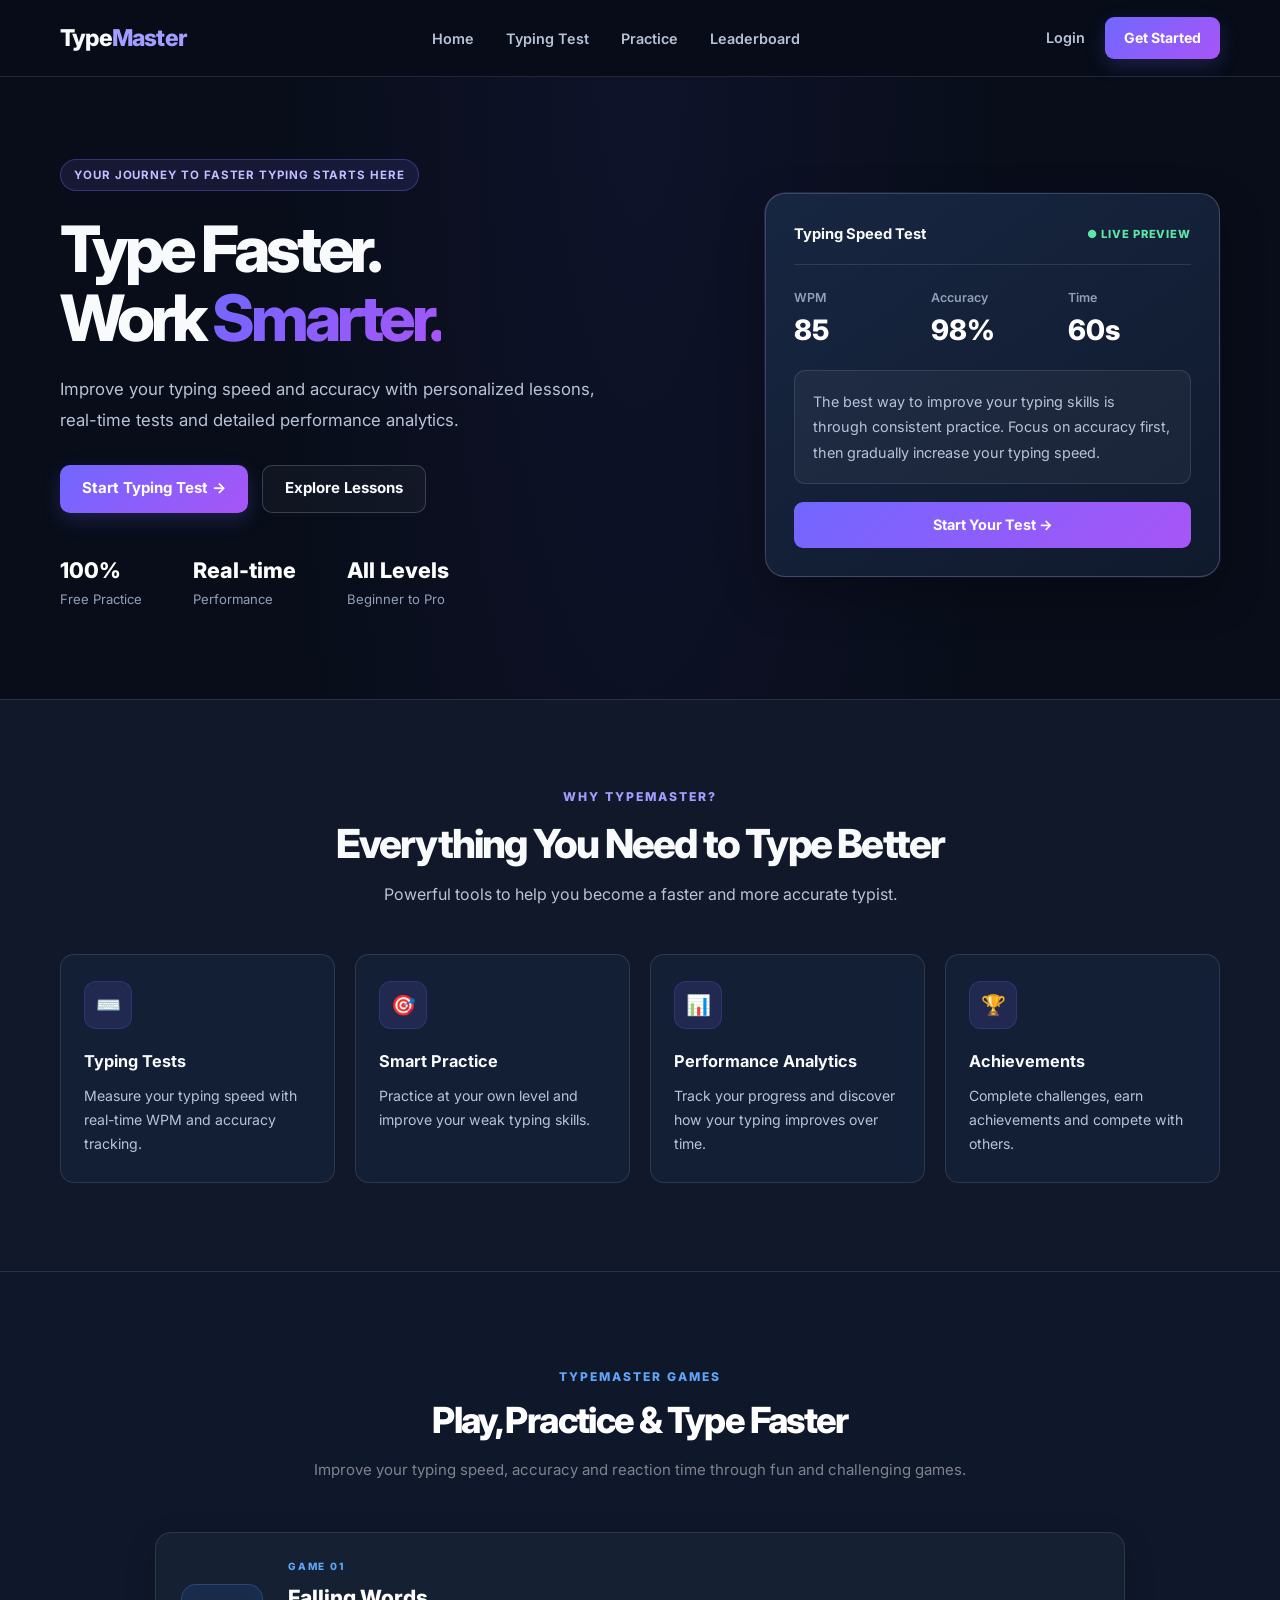
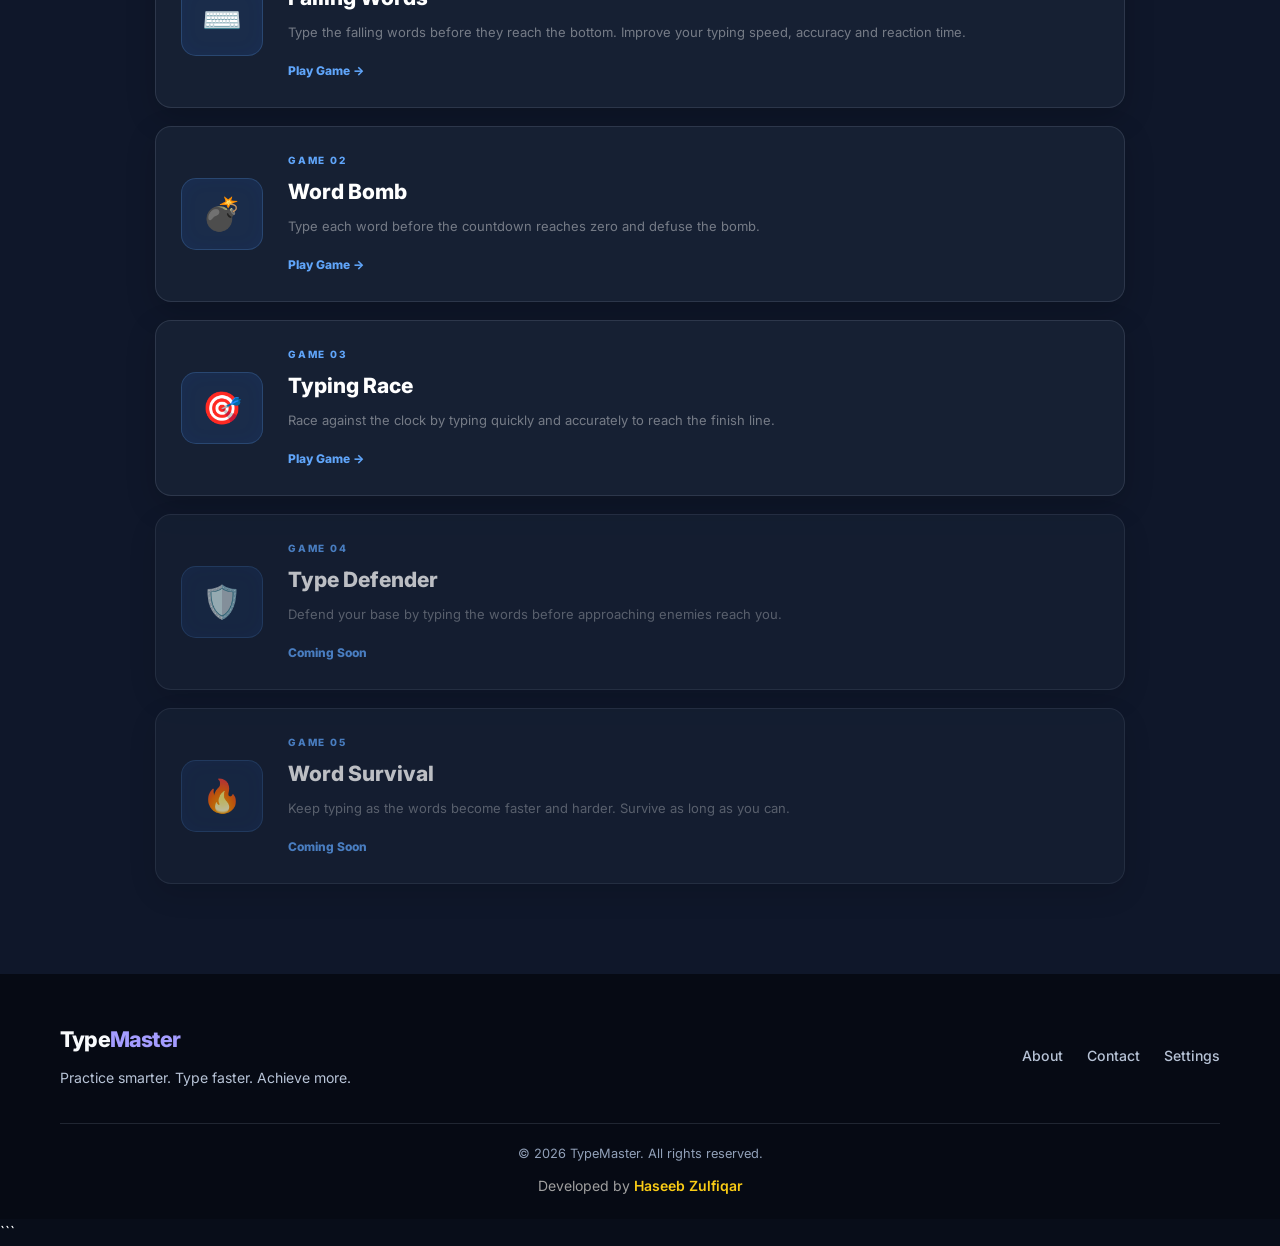
<file: frontend/index.html>
<!DOCTYPE html>
<html lang="en">
<head>
    <meta charset="UTF-8">
    <meta name="viewport" content="width=device-width, initial-scale=1.0">

    <meta name="description" content="Improve your typing speed, accuracy and keyboard skills with professional typing tests and practice lessons.">

    <title>TypeMaster - Improve Your Typing Speed</title>

    <!-- Website Styles -->
    <link rel="stylesheet" href="css/style.css">
    <link rel="stylesheet" href="css/themes.css">
    <link rel="stylesheet" href="css/responsive.css">
</head>

<body>

    <!-- Header -->
    <header class="header">
        <nav class="navbar">

            <a href="index.html" class="logo">
                Type<span>Master</span>
            </a>

            <ul class="nav-links">
                <li><a href="index.html">Home</a></li>
                <li><a href="pages/practice.html">Typing Test</a></li>
                <li><a href="pages/lessons.html">Practice</a></li>

                <li><a href="pages/leaderboard.html">Leaderboard</a></li>
            </ul>

            <div class="nav-actions">
                <a href="pages/login.html" class="login-btn">Login</a>
                <a href="pages/register.html" class="signup-btn">Get Started</a>
            </div>

        </nav>
    </header>


    <!-- Hero Section -->
    <main>

        <section class="hero">

            <div class="hero-content">

                <span class="hero-label">
                    YOUR JOURNEY TO FASTER TYPING STARTS HERE
                </span>

                <h1>
                    Type Faster.<br>
                    Work <span>Smarter.</span>
                </h1>

                <p>
                    Improve your typing speed and accuracy with
                    personalized lessons, real-time tests and
                    detailed performance analytics.
                </p>

                <div class="hero-buttons">
                    <a href="pages/practice.html" class="primary-btn">
                        Start Typing Test →
                    </a>

                    <a href="pages/lessons.html" class="secondary-btn">
                        Explore Lessons
                    </a>
                </div>

                <div class="hero-stats">
                    <div>
                        <h3>100%</h3>
                        <p>Free Practice</p>
                    </div>

                    <div>
                        <h3>Real-time</h3>
                        <p>Performance</p>
                    </div>

                    <div>
                        <h3>All Levels</h3>
                        <p>Beginner to Pro</p>
                    </div>
                </div>

            </div>


            <!-- Typing Preview -->
            <div class="typing-preview">

                <div class="preview-header">
                    <span>Typing Speed Test</span>
                    <span class="live-status">● LIVE PREVIEW</span>
                </div>

                <div class="preview-stats">
                    <div>
                        <small>WPM</small>
                        <h2>85</h2>
                    </div>

                    <div>
                        <small>Accuracy</small>
                        <h2>98%</h2>
                    </div>

                    <div>
                        <small>Time</small>
                        <h2>60s</h2>
                    </div>
                </div>

                <div class="preview-text">
                    The best way to improve your typing
                    skills is through consistent practice.
                    Focus on accuracy first, then gradually
                    increase your typing speed.
                </div>

                <a href="pages/practice.html" class="preview-button">
                    Start Your Test →
                </a>

            </div>

        </section>


        <!-- Features Section -->
        <section class="features">

            <div class="section-heading">
                <span>WHY TYPEMASTER?</span>
                <h2>Everything You Need to Type Better</h2>
                <p>
                    Powerful tools to help you become a faster
                    and more accurate typist.
                </p>
            </div>

            <div class="feature-grid">

                <article class="feature-card">

                    <div class="feature-icon">⌨️</div>

                    <h3>Typing Tests</h3>

                    <p>
                        Measure your typing speed with real-time
                        WPM and accuracy tracking.
                    </p>

                </article>


                <article class="feature-card">

                    <div class="feature-icon">🎯</div>

                    <h3>Smart Practice</h3>

                    <p>
                        Practice at your own level and improve
                        your weak typing skills.
                    </p>

                </article>


                <article class="feature-card">

                    <div class="feature-icon">📊</div>

                    <h3>Performance Analytics</h3>

                    <p>
                        Track your progress and discover how
                        your typing improves over time.
                    </p>

                </article>


                <article class="feature-card">

                    <div class="feature-icon">🏆</div>

                    <h3>Achievements</h3>

                    <p>
                        Complete challenges, earn achievements
                        and compete with others.
                    </p>

                </article>

            </div>

        </section>


        <!-- ========================================== -->
        <!-- Typing Games Section -->
        <!-- ========================================== -->

        <section class="typing-games">

            <div class="section-heading">

                <span>TYPEMASTER GAMES</span>

                <h2>
                    Play, Practice & Type Faster
                </h2>

                <p>
                    Improve your typing speed, accuracy and
                    reaction time through fun and challenging games.
                </p>

            </div>


            <div class="games-list">


                <!-- ================================== -->
                <!-- GAME 01 - FALLING WORDS -->
                <!-- ================================== -->

                <a href="pages/games/falling-words.html"
                   class="game-card">

                    <div class="game-icon">
                        ⌨️
                    </div>


                    <div class="game-info">

                        <span class="game-number">
                            GAME 01
                        </span>

                        <h3>
                            Falling Words
                        </h3>

                        <p>
                            Type the falling words before they
                            reach the bottom. Improve your typing
                            speed, accuracy and reaction time.
                        </p>


                        <span class="game-button">
                            Play Game →
                        </span>

                    </div>

                </a>



<!-- ================================== -->
<!-- GAME 02 - WORD BOMB -->
<!-- ================================== -->

<a href="pages/games/word-bomb.html"
   class="game-card">

    <div class="game-icon">
        💣
    </div>

    <div class="game-info">

        <span class="game-number">
            GAME 02
        </span>

        <h3>
            Word Bomb
        </h3>

        <p>
            Type each word before the countdown
            reaches zero and defuse the bomb.
        </p>

        <span class="game-button">
            Play Game →
        </span>

    </div>

</a>


               <!-- GAME 03 - TYPING RACE -->
<!-- ================================== -->

<a href="pages/games/typing-race.html"
   class="game-card">

    <div class="game-icon">
        🎯
    </div>

    <div class="game-info">

        <span class="game-number">
            GAME 03
        </span>

        <h3>
            Typing Race
        </h3>

        <p>
            Race against the clock by typing
            quickly and accurately to reach
            the finish line.
        </p>

        <span class="game-button">
            Play Game →
        </span>

    </div>

</a>



                <!-- ================================== -->
                <!-- GAME 04 - TYPE DEFENDER -->
                <!-- ================================== -->

                <a href="#"
                   class="game-card">

                    <div class="game-icon">
                        🛡️
                    </div>


                    <div class="game-info">

                        <span class="game-number">
                            GAME 04
                        </span>

                        <h3>
                            Type Defender
                        </h3>

                        <p>
                            Defend your base by typing the words
                            before approaching enemies reach you.
                        </p>


                        <span class="game-button">
                            Coming Soon
                        </span>

                    </div>

                </a>



                <!-- ================================== -->
                <!-- GAME 05 - WORD SURVIVAL -->
                <!-- ================================== -->

                <a href="#"
                   class="game-card">

                    <div class="game-icon">
                        🔥
                    </div>


                    <div class="game-info">

                        <span class="game-number">
                            GAME 05
                        </span>

                        <h3>
                            Word Survival
                        </h3>

                        <p>
                            Keep typing as the words become
                            faster and harder. Survive as long
                            as you can.
                        </p>


                        <span class="game-button">
                            Coming Soon
                        </span>

                    </div>

                </a>


            </div>

        </section>

    </main>


    <!-- Footer -->
    <footer class="footer">

        <div class="footer-content">

            <div>

                <a href="index.html" class="logo">
                    Type<span>Master</span>
                </a>

                <p>
                    Practice smarter. Type faster. Achieve more.
                </p>

            </div>


            <div class="footer-links">

                <a href="pages/about.html">
                    About
                </a>

                <a href="pages/contact.html">
                    Contact
                </a>
<a href="pages/settings.html">
                    Settings
                </a>

            </div>

        </div>


       
<p class="copyright">
    &copy; 2026 TypeMaster. All rights reserved.
</p>

<p class="developer-credit">
    Developed by <strong>Haseeb Zulfiqar</strong>
</p>


    </footer>


    <script src="js/app.js"></script>

</body>
</html>
```
</file>
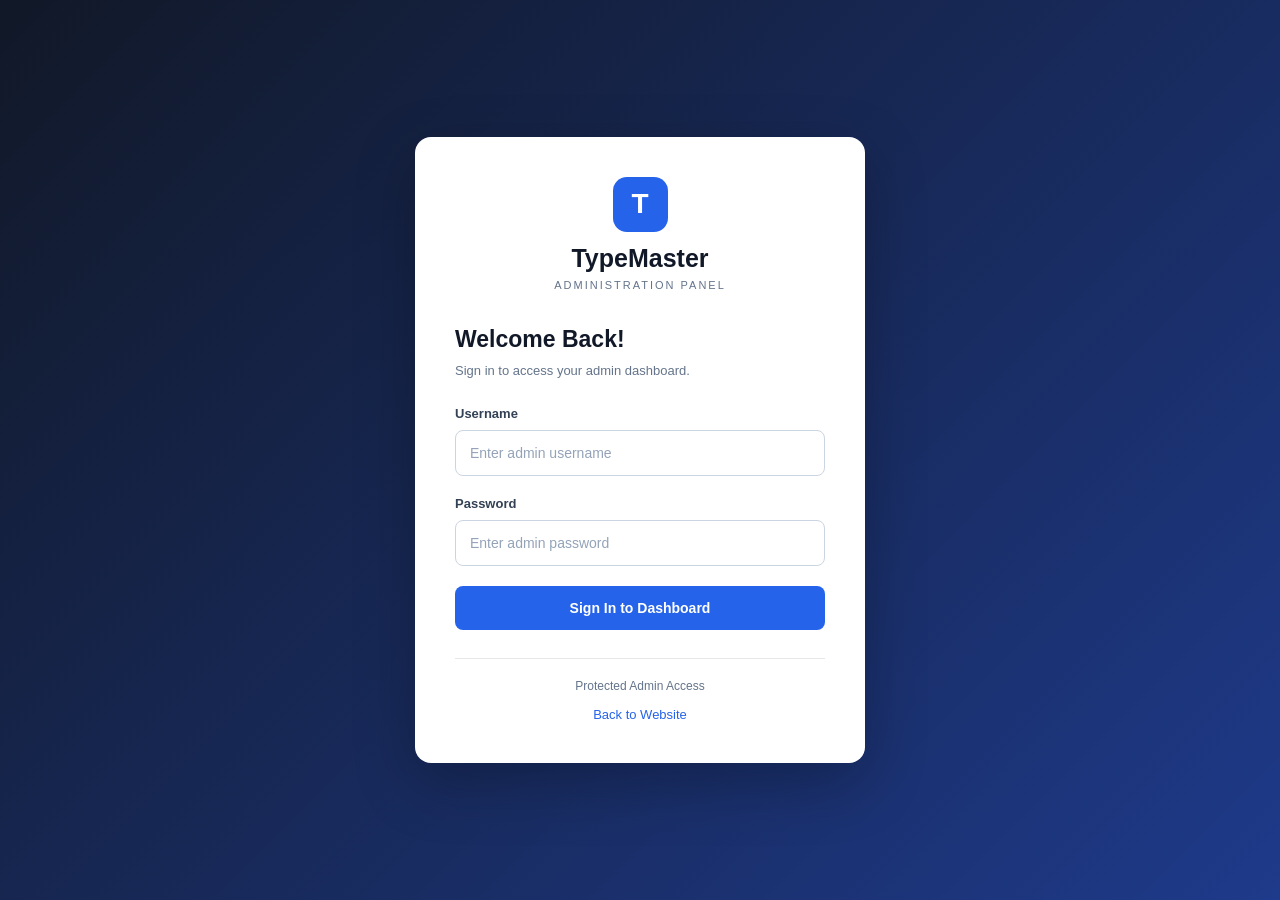
<file: admin/dashboard.html>
<!DOCTYPE html>
<html lang="en">

<head>
    <meta charset="UTF-8">
    <meta name="viewport" content="width=device-width, initial-scale=1.0">

    <title>Admin Dashboard | TypeMaster</title>

    <link rel="stylesheet" href="css/admin.css">
</head>

<body>

    <div class="admin-container">

        <!-- Sidebar -->
        <aside class="sidebar">

            <div class="sidebar-brand">
                <h2>TypeMaster</h2>
                <span>ADMINISTRATION</span>
            </div>

            <nav class="sidebar-nav">

                <a href="dashboard.html" class="nav-link active">
                    <span>▦</span>
                    Dashboard
                </a>

                <a href="#messages" class="nav-link">
                    <span>✉</span>
                    Messages
                </a>

            </nav>

            <div class="sidebar-bottom">

                <button class="logout-btn" id="logoutBtn">
                    <span>↪</span>
                    Logout
                </button>

            </div>

        </aside>


        <!-- Main Content -->
        <main class="main-content">

            <!-- Topbar -->
            <header class="topbar">

                <div>
                    <h1>Dashboard</h1>
                    <p>Welcome to your administration panel.</p>
                </div>

                <div class="admin-profile">

                    <div class="profile-avatar">A</div>

                    <div>
                        <h4 id="adminName">Admin</h4>
                        <span>Administrator</span>
                    </div>

                </div>

            </header>


            <!-- Dashboard Content -->
            <section class="dashboard-content">

                <div class="section-heading">
                    <h2>Dashboard Overview</h2>
                    <p>Monitor your website contact messages.</p>
                </div>


                <!-- Statistics -->
                <div class="stats-grid">

                    <div class="stat-card">

                        <div class="stat-icon blue">✉</div>

                        <div>
                            <p>Total Messages</p>
                            <h2 id="totalMessages">0</h2>
                        </div>

                    </div>


                    <div class="stat-card">

                        <div class="stat-icon orange">●</div>

                        <div>
                            <p>Unread Messages</p>
                            <h2 id="unreadMessages">0</h2>
                        </div>

                    </div>


                    <div class="stat-card">

                        <div class="stat-icon green">✓</div>

                        <div>
                            <p>Read Messages</p>
                            <h2 id="readMessages">0</h2>
                        </div>

                    </div>

                </div>


                <!-- Messages Section -->
                <section class="messages-section" id="messages">

                    <div class="messages-header">

                        <div>
                            <h2>Contact Messages</h2>
                            <p>Manage messages received from website visitors.</p>
                        </div>

                        <button class="refresh-btn" id="refreshBtn">
                            ↻ Refresh
                        </button>

                    </div>


                    <!-- Messages Table -->
                    <div class="table-container">

                        <table>

                            <thead>
                                <tr>
                                    <th>NAME</th>
                                    <th>EMAIL</th>
                                    <th>SUBJECT</th>
                                    <th>MESSAGE</th>
                                    <th>STATUS</th>

                                    <th>DATE</th>
                                    <th>ACTIONS</th>
                                </tr>
                            </thead>

                            <tbody id="messagesTableBody">

                                <tr>
                                    <td colspan="6">Loading messages...</td>
                                </tr>

                            </tbody>

                        </table>

                    </div>

                </section>

            </section>

        </main>

    </div>


    <script src="js/admin.js"></script>

</body>
</html>
</file>
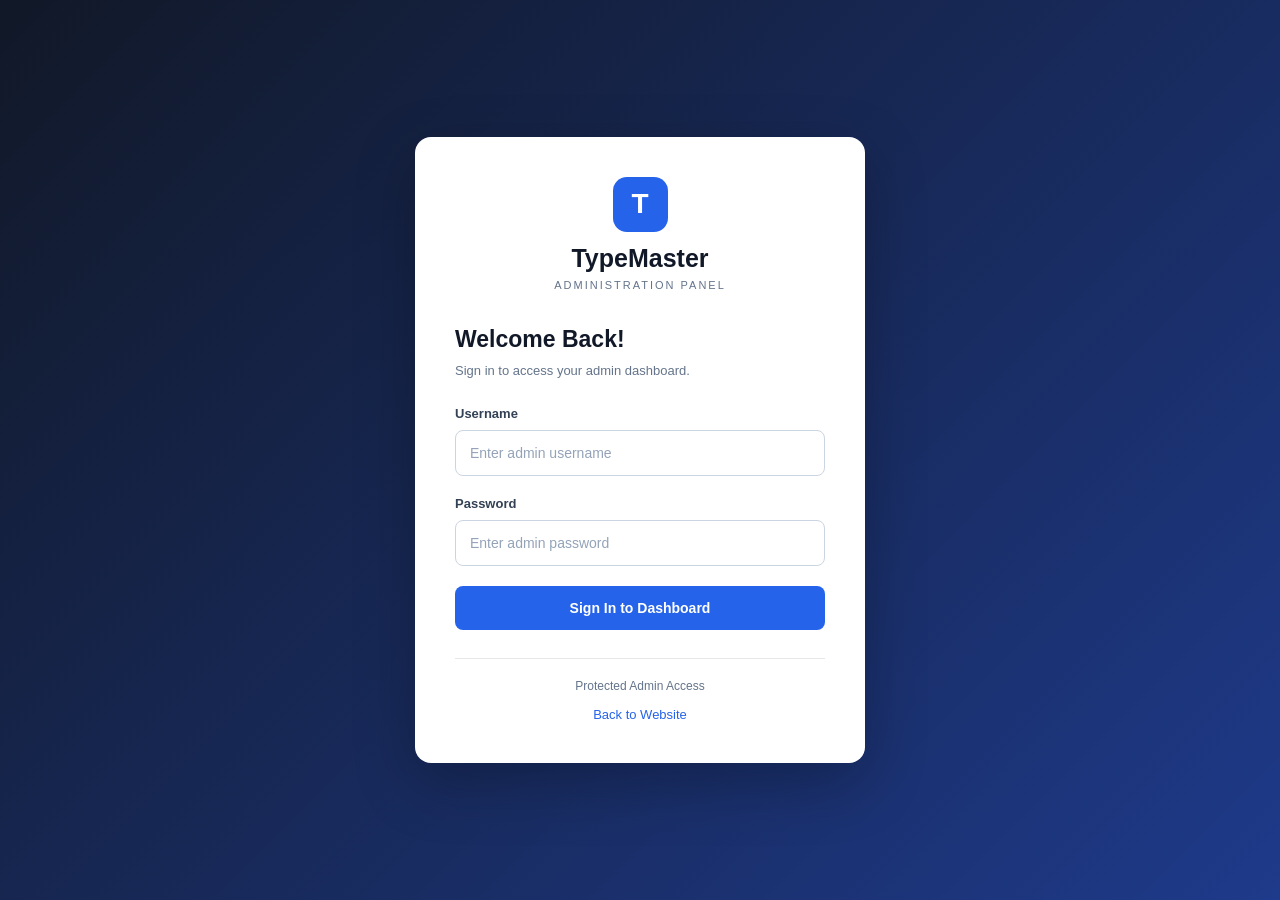
<file: admin/login.html>
<!DOCTYPE html>
<html lang="en">

<head>
    <meta charset="UTF-8">
    <meta name="viewport" content="width=device-width, initial-scale=1.0">

    <title>Admin Login | TypeMaster</title>

    <link rel="stylesheet" href="css/login.css">
</head>

<body>

    <div class="login-container">

        <div class="login-card">

            <!-- Logo -->
            <div class="login-logo">
                <div class="logo-icon">T</div>
                <h1>TypeMaster</h1>
                <p>ADMINISTRATION PANEL</p>
            </div>


            <!-- Heading -->
            <div class="login-heading">
                <h2>Welcome Back!</h2>
                <p>Sign in to access your admin dashboard.</p>
            </div>


            <!-- Login Form -->
            <form id="adminLoginForm">

                <div class="form-group">

                    <label for="username">Username</label>

                    <input
                        type="text"
                        id="username"
                        name="username"
                        placeholder="Enter admin username"
                        autocomplete="username"
                        required
                    >

                </div>


                <div class="form-group">

                    <label for="password">Password</label>

                    <input
                        type="password"
                        id="password"
                        name="password"
                        placeholder="Enter admin password"
                        autocomplete="current-password"
                        required
                    >

                </div>


                <p id="loginMessage" class="login-message"></p>


                <button type="submit" id="loginBtn">
                    Sign In to Dashboard
                </button>

            </form>


            <!-- Footer -->
            <div class="login-footer">
                <p>Protected Admin Access</p>
                <a href="../frontend/index.html">Back to Website</a>
            </div>

        </div>

    </div>

    <script src="js/login.js"></script>

</body>
</html>
</file>
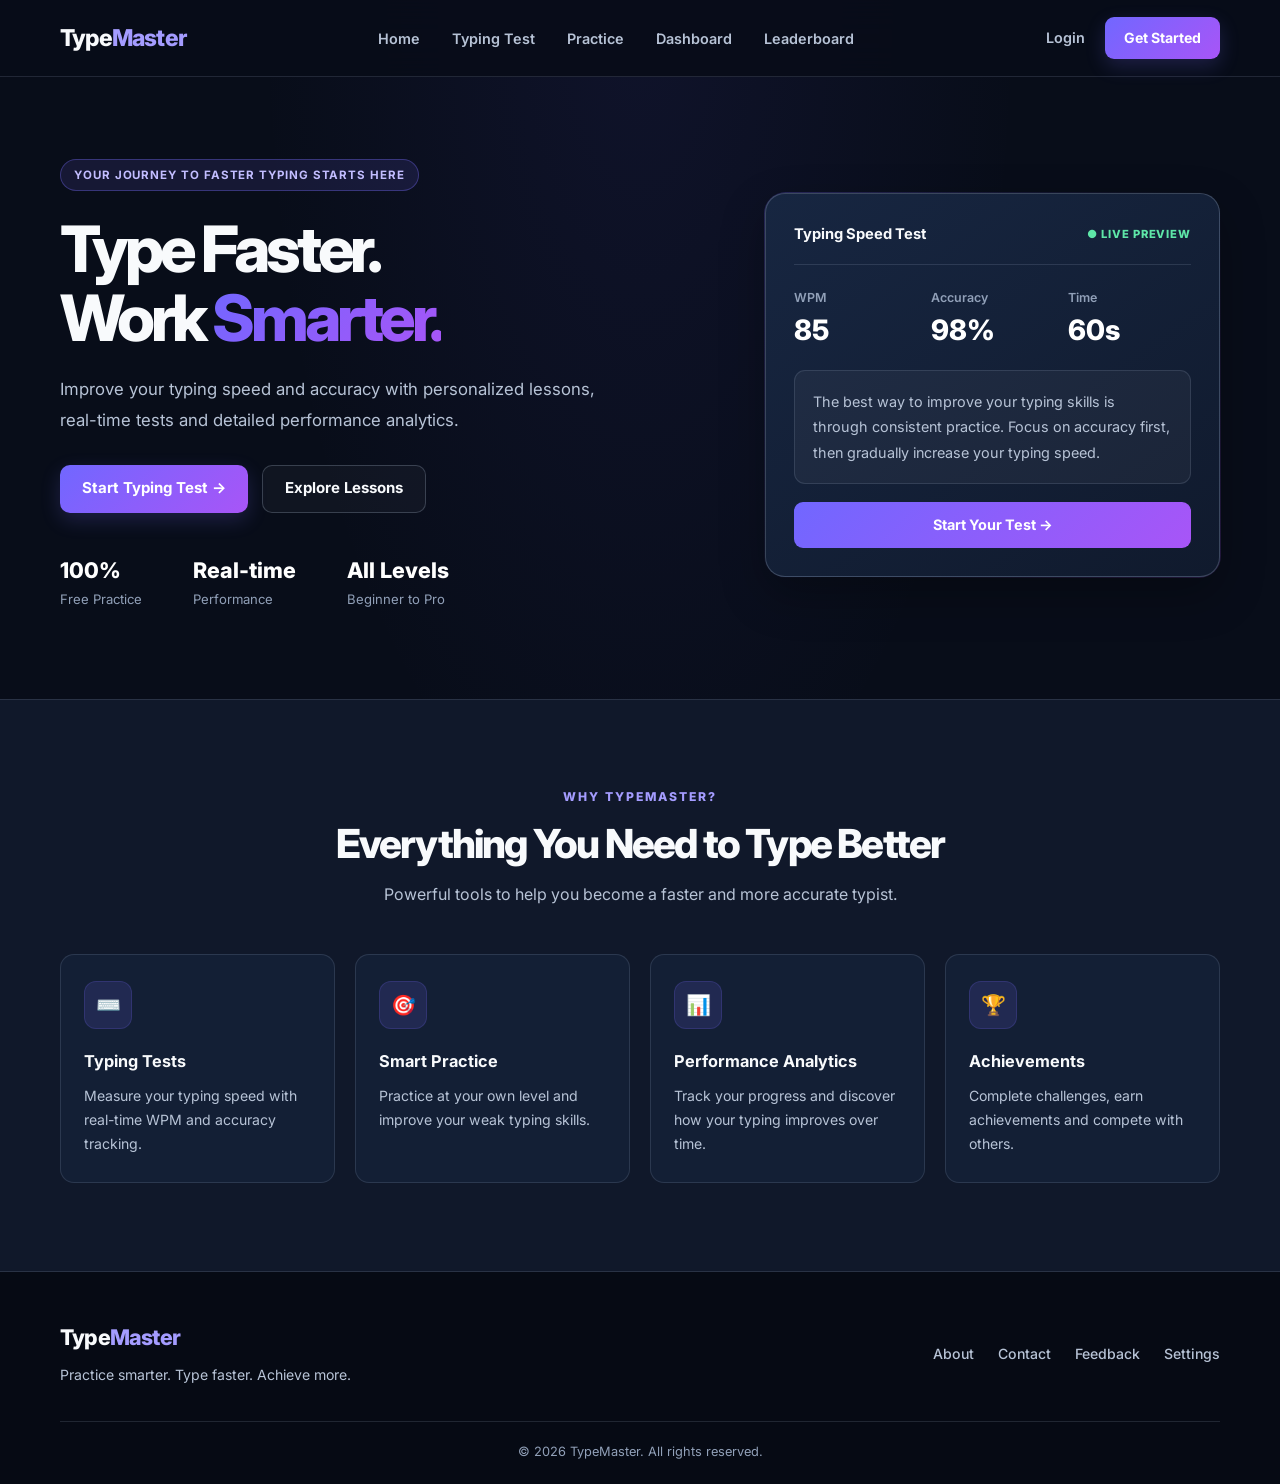
<file: frontend/index-backup.html>
<!DOCTYPE html>
<html lang="en">
<head>
    <meta charset="UTF-8">
    <meta name="viewport" content="width=device-width, initial-scale=1.0">

    <meta name="description" content="Improve your typing speed, accuracy and keyboard skills with professional typing tests and practice lessons.">

    <title>TypeMaster - Improve Your Typing Speed</title>

    <!-- Website Styles -->
    <link rel="stylesheet" href="css/style.css">
    <link rel="stylesheet" href="css/themes.css">
    <link rel="stylesheet" href="css/responsive.css">
</head>

<body>

    <!-- Header -->
    <header class="header">
        <nav class="navbar">

            <a href="index.html" class="logo">
                Type<span>Master</span>
            </a>

            <ul class="nav-links">
                <li><a href="index.html">Home</a></li>
                <li><a href="pages/practice.html">Typing Test</a></li>
                <li><a href="pages/lessons.html">Practice</a></li>
                <li><a href="pages/dashboard.html">Dashboard</a></li>
                <li><a href="pages/leaderboard.html">Leaderboard</a></li>
            </ul>

            <div class="nav-actions">
                <a href="pages/login.html" class="login-btn">Login</a>
                <a href="pages/register.html" class="signup-btn">Get Started</a>
            </div>

        </nav>
    </header>


    <!-- Hero Section -->
    <main>

        <section class="hero">

            <div class="hero-content">

                <span class="hero-label">
                    YOUR JOURNEY TO FASTER TYPING STARTS HERE
                </span>

                <h1>
                    Type Faster.<br>
                    Work <span>Smarter.</span>
                </h1>

                <p>
                    Improve your typing speed and accuracy with
                    personalized lessons, real-time tests and
                    detailed performance analytics.
                </p>

                <div class="hero-buttons">
                    <a href="pages/practice.html" class="primary-btn">
                        Start Typing Test →
                    </a>

                    <a href="pages/lessons.html" class="secondary-btn">
                        Explore Lessons
                    </a>
                </div>

                <div class="hero-stats">
                    <div>
                        <h3>100%</h3>
                        <p>Free Practice</p>
                    </div>

                    <div>
                        <h3>Real-time</h3>
                        <p>Performance</p>
                    </div>

                    <div>
                        <h3>All Levels</h3>
                        <p>Beginner to Pro</p>
                    </div>
                </div>

            </div>

            <!-- Typing Preview -->
            <div class="typing-preview">

                <div class="preview-header">
                    <span>Typing Speed Test</span>
                    <span class="live-status">● LIVE PREVIEW</span>
                </div>

                <div class="preview-stats">
                    <div>
                        <small>WPM</small>
                        <h2>85</h2>
                    </div>

                    <div>
                        <small>Accuracy</small>
                        <h2>98%</h2>
                    </div>

                    <div>
                        <small>Time</small>
                        <h2>60s</h2>
                    </div>
                </div>

                <div class="preview-text">
                    The best way to improve your typing
                    skills is through consistent practice.
                    Focus on accuracy first, then gradually
                    increase your typing speed.
                </div>

                <a href="pages/practice.html" class="preview-button">
                    Start Your Test →
                </a>

            </div>

        </section>


        <!-- Features Section -->
        <section class="features">

            <div class="section-heading">
                <span>WHY TYPEMASTER?</span>
                <h2>Everything You Need to Type Better</h2>
                <p>Powerful tools to help you become a faster and more accurate typist.</p>
            </div>

            <div class="feature-grid">

                <article class="feature-card">
                    <div class="feature-icon">⌨️</div>
                    <h3>Typing Tests</h3>
                    <p>Measure your typing speed with real-time WPM and accuracy tracking.</p>
                </article>

                <article class="feature-card">
                    <div class="feature-icon">🎯</div>
                    <h3>Smart Practice</h3>
                    <p>Practice at your own level and improve your weak typing skills.</p>
                </article>

                <article class="feature-card">
                    <div class="feature-icon">📊</div>
                    <h3>Performance Analytics</h3>
                    <p>Track your progress and discover how your typing improves over time.</p>
                </article>

                <article class="feature-card">
                    <div class="feature-icon">🏆</div>
                    <h3>Achievements</h3>
                    <p>Complete challenges, earn achievements and compete with others.</p>
                </article>

            </div>

        </section>

    </main>


    <!-- Footer -->
    <footer class="footer">

        <div class="footer-content">

            <div>
                <a href="index.html" class="logo">
                    Type<span>Master</span>
                </a>

                <p>Practice smarter. Type faster. Achieve more.</p>
            </div>

            <div class="footer-links">
                <a href="pages/about.html">About</a>
                <a href="pages/contact.html">Contact</a>
                <a href="pages/feedback.html">Feedback</a>
                <a href="pages/settings.html">Settings</a>
            </div>

        </div>

        <p class="copyright">
            © 2026 TypeMaster. All rights reserved.
        </p>

    </footer>

    <script src="js/app.js"></script>

</body>
</html>
</file>
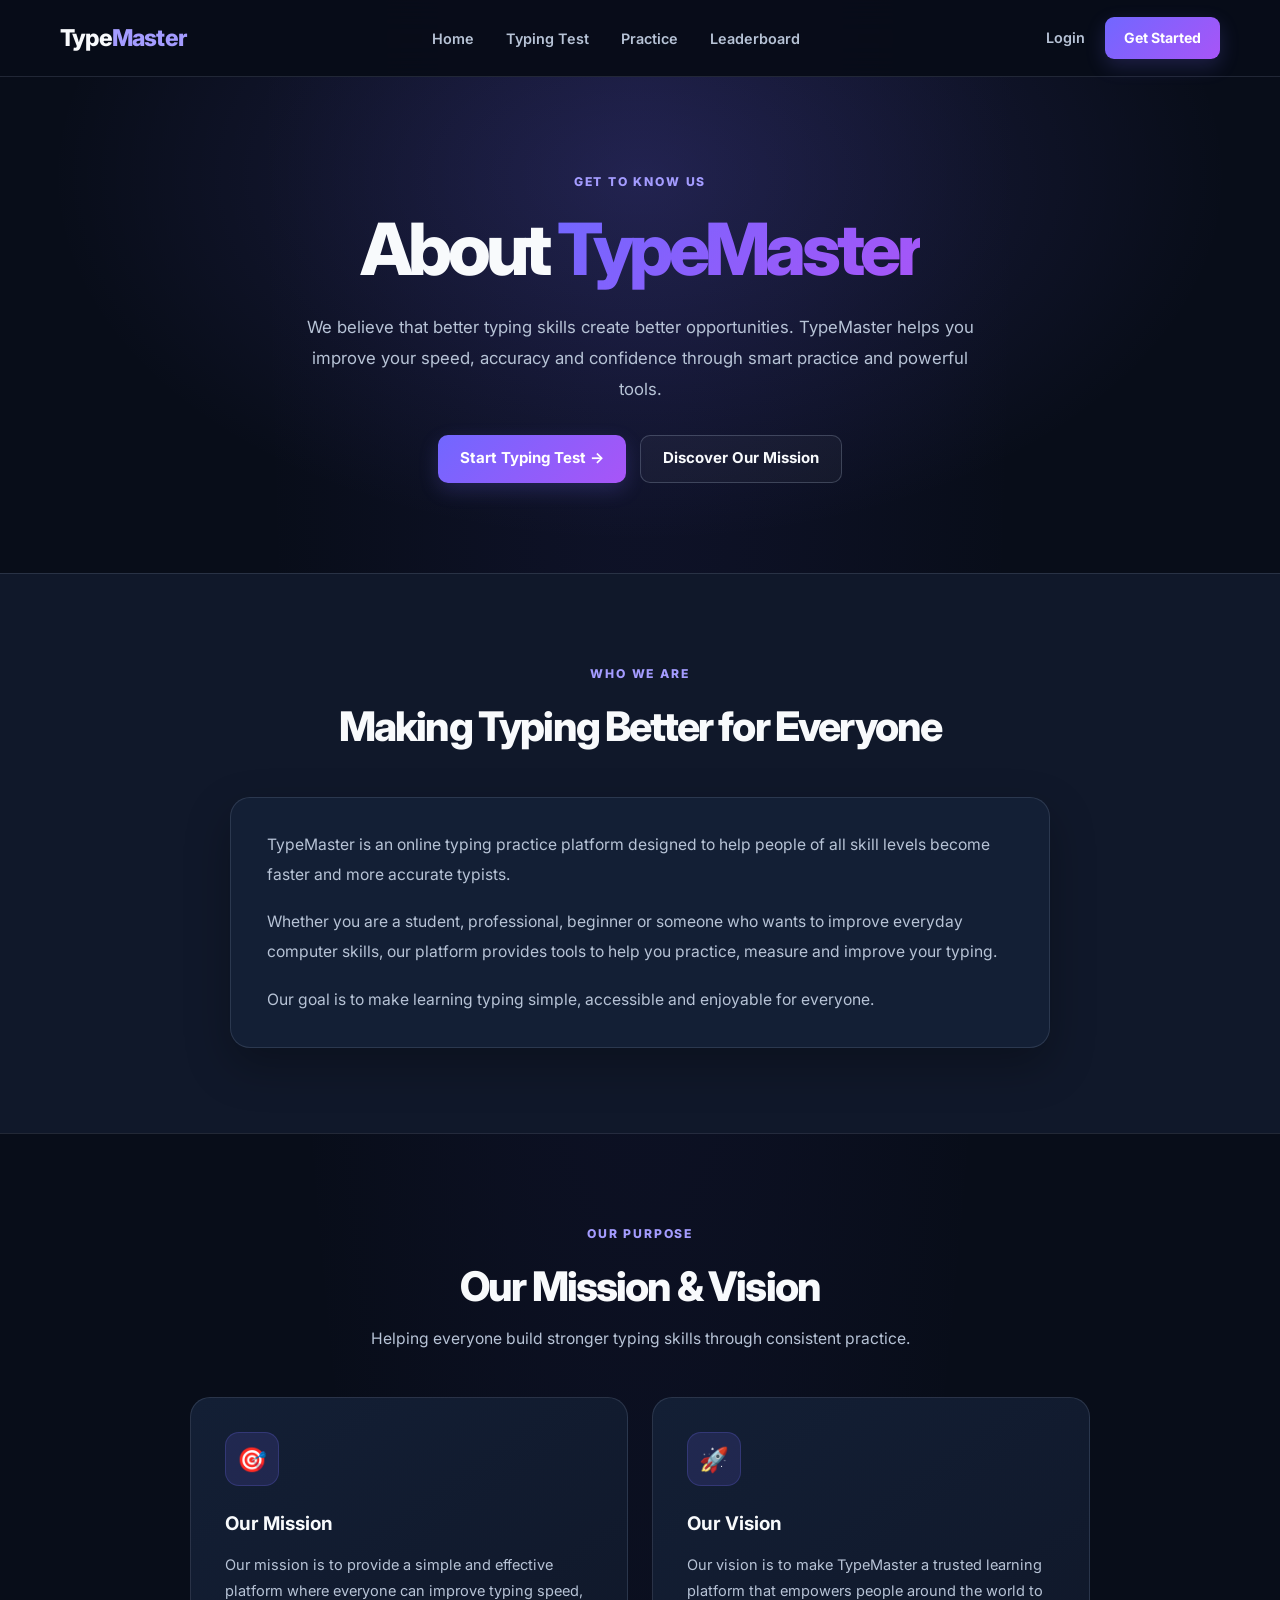
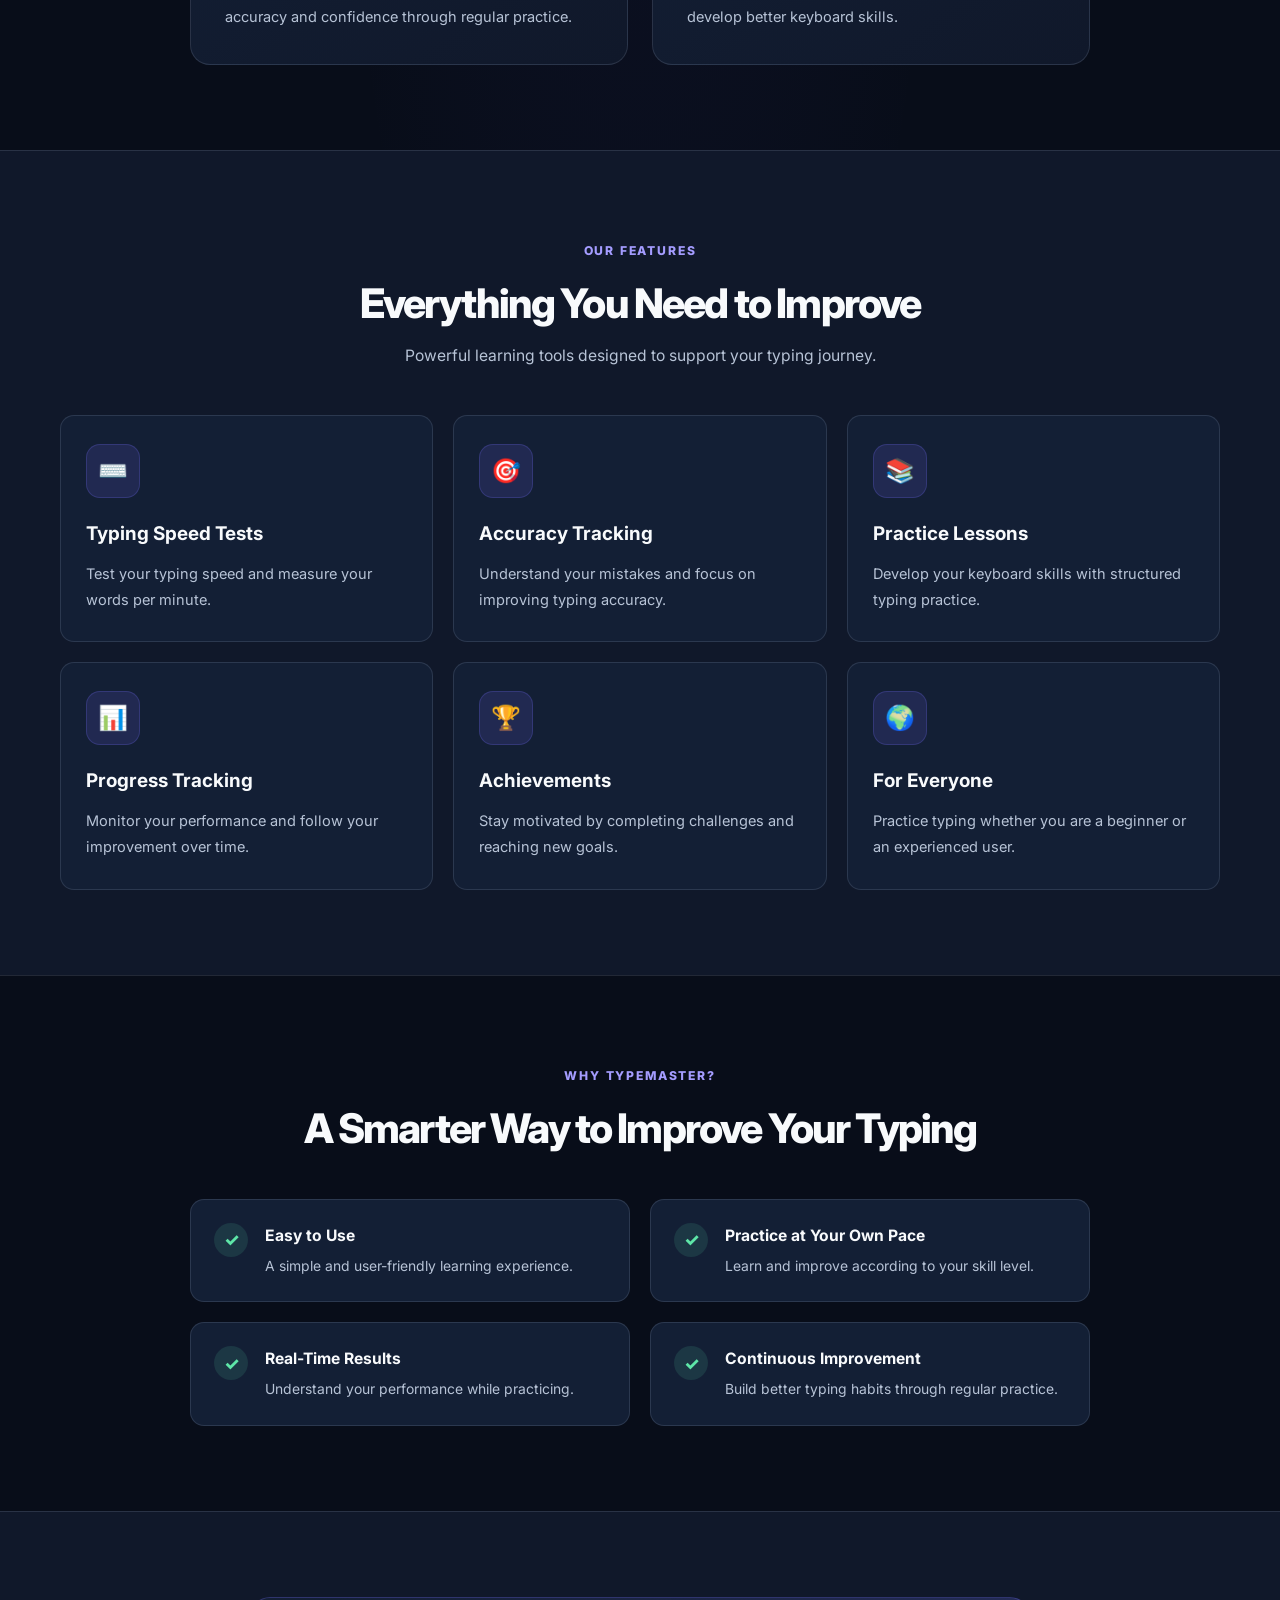
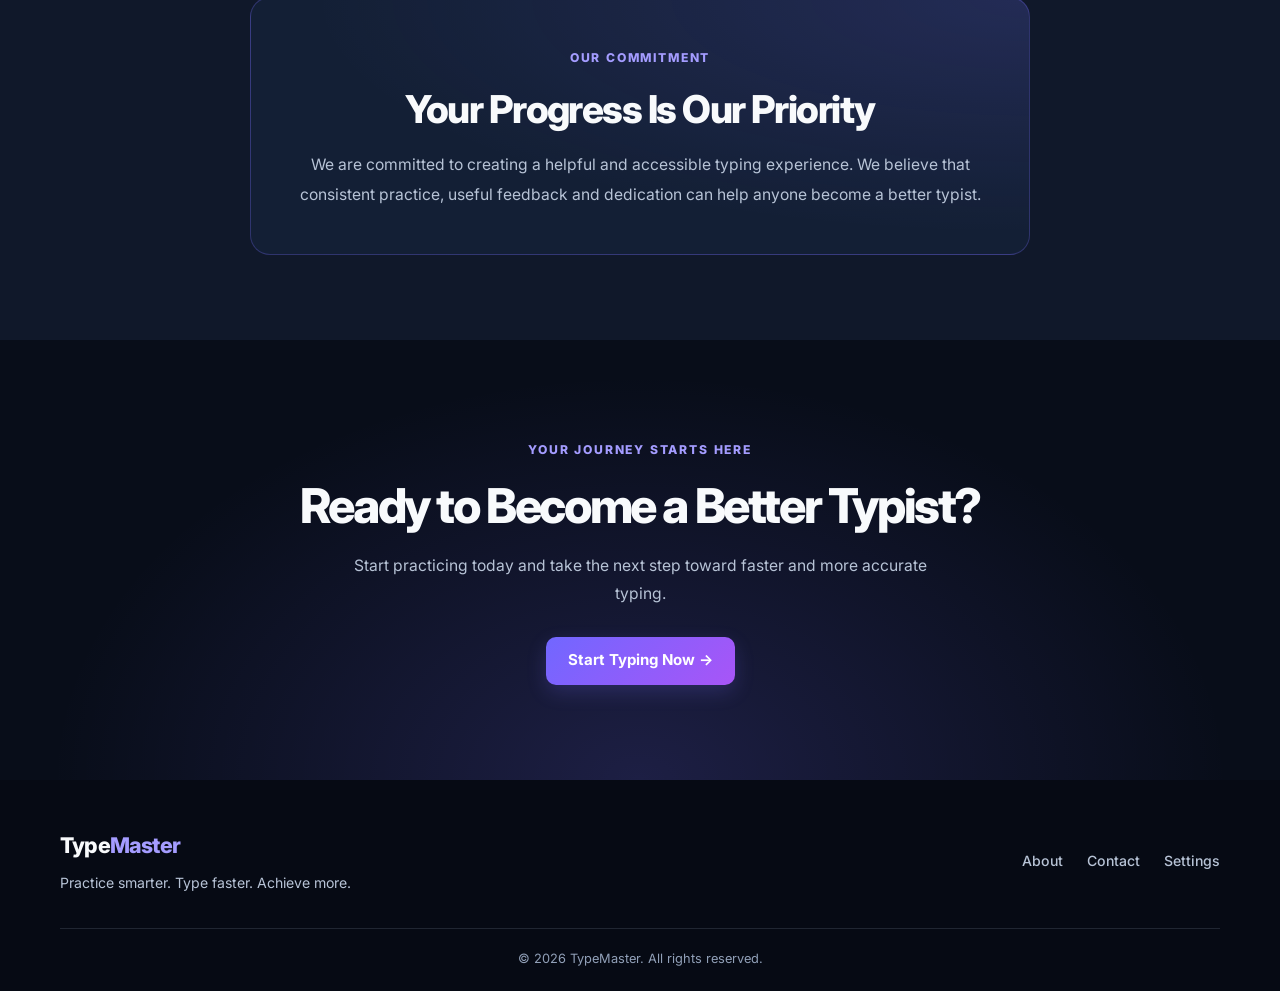
<file: frontend/pages/about.html>
<!DOCTYPE html>
<html lang="en">
<head>
    <meta charset="UTF-8">
    <meta name="viewport" content="width=device-width, initial-scale=1.0">

    <meta name="description" content="Learn about TypeMaster, our mission, features and commitment to helping you improve your typing speed and accuracy.">

    <title>About Us | TypeMaster</title>

    <!-- Website Styles -->
    <link rel="stylesheet" href="../css/style.css">
    <link rel="stylesheet" href="../css/themes.css">
    <link rel="stylesheet" href="../css/responsive.css">
</head>

<body>

    <!-- Header -->
    <header class="header">
        <nav class="navbar">

            <a href="../index.html" class="logo">
                Type<span>Master</span>
            </a>

            <ul class="nav-links">
                <li><a href="../index.html">Home</a></li>
                <li><a href="practice.html">Typing Test</a></li>
                <li><a href="lessons.html">Practice</a></li>
<li><a href="leaderboard.html">Leaderboard</a></li>
            </ul>

            <div class="nav-actions">
                <a href="login.html" class="login-btn">Login</a>
                <a href="register.html" class="signup-btn">Get Started</a>
            </div>

        </nav>
    </header>


    <main class="about-page">

        <!-- 01. About Hero -->
        <section class="about-hero">

            <div class="about-hero-content">

                <span class="about-label">GET TO KNOW US</span>

                <h1>
                    About <span>TypeMaster</span>
                </h1>

                <p>
                    We believe that better typing skills create
                    better opportunities. TypeMaster helps you
                    improve your speed, accuracy and confidence
                    through smart practice and powerful tools.
                </p>

                <div class="about-hero-buttons">

                    <a href="practice.html" class="primary-btn">
                        Start Typing Test →
                    </a>

                    <a href="#our-mission" class="secondary-btn">
                        Discover Our Mission
                    </a>

                </div>

            </div>

        </section>


        <!-- 02. Who We Are -->
        <section class="about-section who-we-are">

            <div class="about-section-heading">
                <span>WHO WE ARE</span>
                <h2>Making Typing Better for Everyone</h2>
            </div>

            <div class="about-text-content">

                <p>
                    TypeMaster is an online typing practice platform
                    designed to help people of all skill levels become
                    faster and more accurate typists.
                </p>

                <p>
                    Whether you are a student, professional, beginner
                    or someone who wants to improve everyday computer
                    skills, our platform provides tools to help you
                    practice, measure and improve your typing.
                </p>

                <p>
                    Our goal is to make learning typing simple,
                    accessible and enjoyable for everyone.
                </p>

            </div>

        </section>


        <!-- 03. Mission & Vision -->
        <section class="about-section mission-vision"
                 id="our-mission">

            <div class="about-section-heading">
                <span>OUR PURPOSE</span>
                <h2>Our Mission & Vision</h2>
                <p>
                    Helping everyone build stronger typing skills
                    through consistent practice.
                </p>
            </div>

            <div class="mission-vision-grid">

                <article class="about-info-card">

                    <div class="about-card-icon">🎯</div>

                    <h3>Our Mission</h3>

                    <p>
                        Our mission is to provide a simple and
                        effective platform where everyone can
                        improve typing speed, accuracy and
                        confidence through regular practice.
                    </p>

                </article>


                <article class="about-info-card">

                    <div class="about-card-icon">🚀</div>

                    <h3>Our Vision</h3>

                    <p>
                        Our vision is to make TypeMaster a trusted
                        learning platform that empowers people
                        around the world to develop better
                        keyboard skills.
                    </p>

                </article>

            </div>

        </section>


        <!-- 04. What We Offer -->
        <section class="about-section what-we-offer">

            <div class="about-section-heading">

                <span>OUR FEATURES</span>

                <h2>Everything You Need to Improve</h2>

                <p>
                    Powerful learning tools designed to support
                    your typing journey.
                </p>

            </div>


            <div class="about-offer-grid">

                <article class="about-offer-card">
                    <div class="about-card-icon">⌨️</div>
                    <h3>Typing Speed Tests</h3>
                    <p>
                        Test your typing speed and measure
                        your words per minute.
                    </p>
                </article>


                <article class="about-offer-card">
                    <div class="about-card-icon">🎯</div>
                    <h3>Accuracy Tracking</h3>
                    <p>
                        Understand your mistakes and focus
                        on improving typing accuracy.
                    </p>
                </article>


                <article class="about-offer-card">
                    <div class="about-card-icon">📚</div>
                    <h3>Practice Lessons</h3>
                    <p>
                        Develop your keyboard skills with
                        structured typing practice.
                    </p>
                </article>


                <article class="about-offer-card">
                    <div class="about-card-icon">📊</div>
                    <h3>Progress Tracking</h3>
                    <p>
                        Monitor your performance and
                        follow your improvement over time.
                    </p>
                </article>


                <article class="about-offer-card">
                    <div class="about-card-icon">🏆</div>
                    <h3>Achievements</h3>
                    <p>
                        Stay motivated by completing
                        challenges and reaching new goals.
                    </p>
                </article>


                <article class="about-offer-card">
                    <div class="about-card-icon">🌍</div>
                    <h3>For Everyone</h3>
                    <p>
                        Practice typing whether you are
                        a beginner or an experienced user.
                    </p>
                </article>

            </div>

        </section>


        <!-- 05. Why Choose Us -->
        <section class="about-section why-choose-us">

            <div class="about-section-heading">

                <span>WHY TYPEMASTER?</span>

                <h2>A Smarter Way to Improve Your Typing</h2>

            </div>

            <div class="why-choose-grid">

                <div class="why-item">
                    <span>✓</span>
                    <div>
                        <h3>Easy to Use</h3>
                        <p>A simple and user-friendly learning experience.</p>
                    </div>
                </div>

                <div class="why-item">
                    <span>✓</span>
                    <div>
                        <h3>Practice at Your Own Pace</h3>
                        <p>Learn and improve according to your skill level.</p>
                    </div>
                </div>

                <div class="why-item">
                    <span>✓</span>
                    <div>
                        <h3>Real-Time Results</h3>
                        <p>Understand your performance while practicing.</p>
                    </div>
                </div>

                <div class="why-item">
                    <span>✓</span>
                    <div>
                        <h3>Continuous Improvement</h3>
                        <p>Build better typing habits through regular practice.</p>
                    </div>
                </div>

            </div>

        </section>


        <!-- 06. Our Commitment -->
        <section class="about-section commitment-section">

            <div class="commitment-content">

                <span>OUR COMMITMENT</span>

                <h2>Your Progress Is Our Priority</h2>

                <p>
                    We are committed to creating a helpful and
                    accessible typing experience. We believe that
                    consistent practice, useful feedback and
                    dedication can help anyone become a better typist.
                </p>

            </div>

        </section>


        <!-- 07. Call To Action -->
        <section class="about-cta">

            <span>YOUR JOURNEY STARTS HERE</span>

            <h2>Ready to Become a Better Typist?</h2>

            <p>
                Start practicing today and take the next step
                toward faster and more accurate typing.
            </p>

            <a href="practice.html" class="primary-btn">
                Start Typing Now →
            </a>

        </section>

    </main>


    <!-- Footer -->
    <footer class="footer">

        <div class="footer-content">

            <div>
                <a href="../index.html" class="logo">
                    Type<span>Master</span>
                </a>

                <p>Practice smarter. Type faster. Achieve more.</p>
            </div>

            <div class="footer-links">
                <a href="about.html">About</a>
                <a href="contact.html">Contact</a>
<a href="settings.html">Settings</a>
            </div>

        </div>

        <p class="copyright">
            © 2026 TypeMaster. All rights reserved.
        </p>

    </footer>

    <script src="../js/app.js"></script>

</body>
</html>
</file>
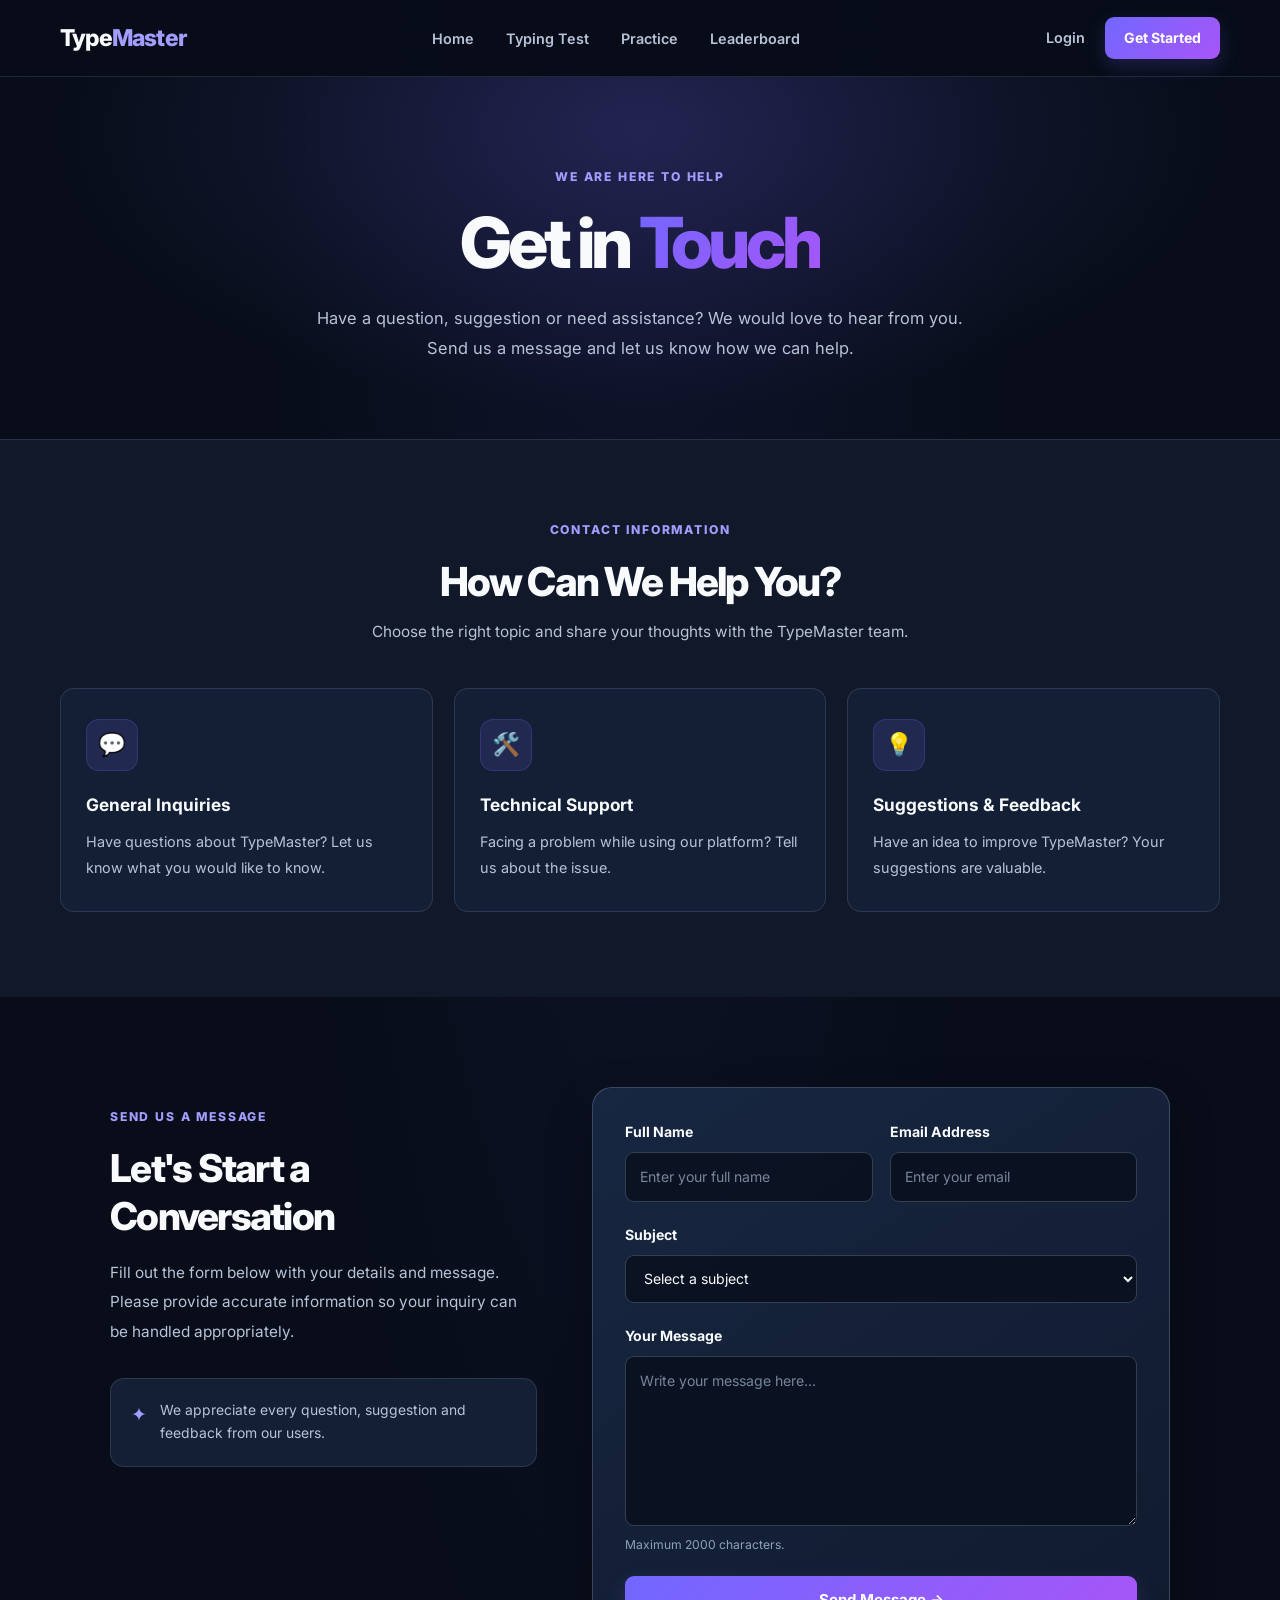
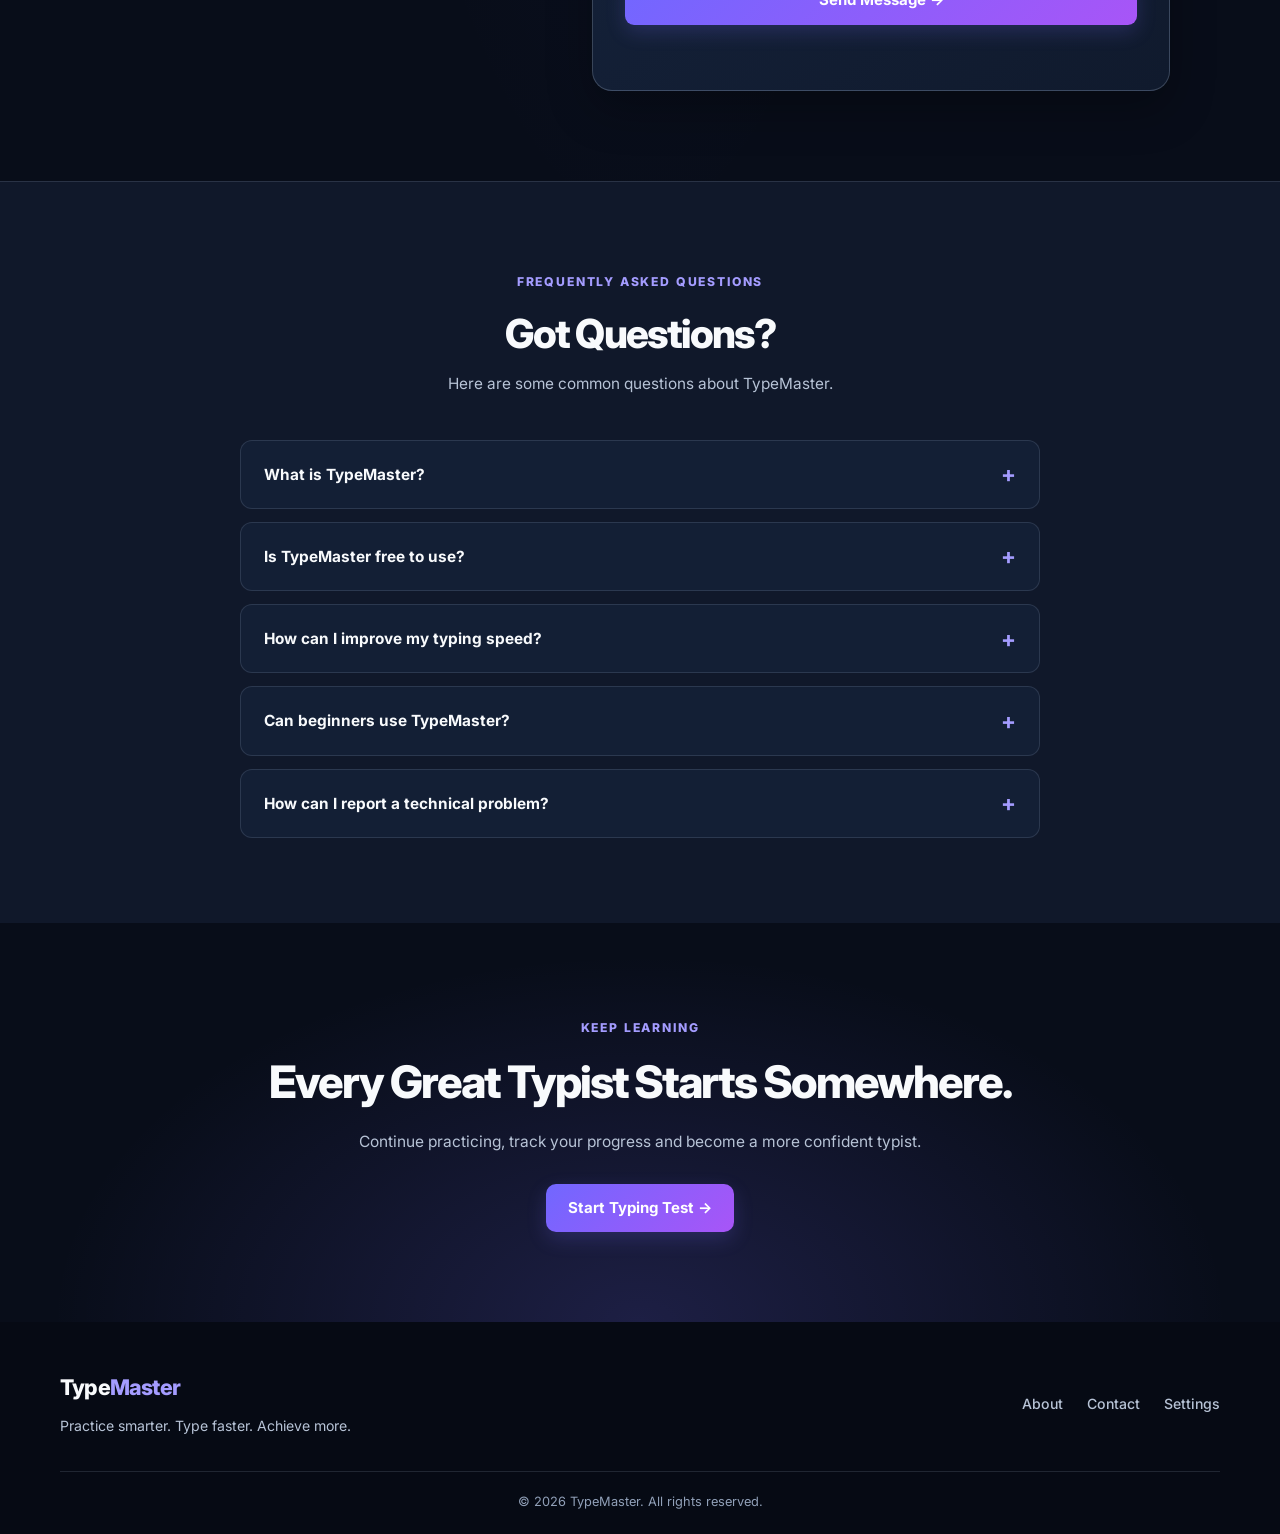
<file: frontend/pages/contact.html>
<!DOCTYPE html>
<html lang="en">
<head>
    <meta charset="UTF-8">
    <meta name="viewport" content="width=device-width, initial-scale=1.0">

    <meta name="description" content="Contact TypeMaster for questions, technical support, suggestions and feedback. We are here to help you improve your typing experience.">

    <title>Contact Us | TypeMaster</title>

    <!-- Website Styles -->
    <link rel="stylesheet" href="../css/style.css">
    <link rel="stylesheet" href="../css/themes.css">
    <link rel="stylesheet" href="../css/responsive.css">
</head>

<body>

    <!-- Header -->
    <header class="header">
        <nav class="navbar">

            <a href="../index.html" class="logo">
                Type<span>Master</span>
            </a>

            <ul class="nav-links">
                <li><a href="../index.html">Home</a></li>
                <li><a href="practice.html">Typing Test</a></li>
                <li><a href="lessons.html">Practice</a></li>
<li><a href="leaderboard.html">Leaderboard</a></li>
            </ul>

            <div class="nav-actions">
                <a href="login.html" class="login-btn">Login</a>
                <a href="register.html" class="signup-btn">Get Started</a>
            </div>

        </nav>
    </header>


    <main class="contact-page">

        <!-- 01. Contact Hero -->
        <section class="contact-hero">

            <div class="contact-hero-content">

                <span class="contact-label">WE ARE HERE TO HELP</span>

                <h1>
                    Get in <span>Touch</span>
                </h1>

                <p>
                    Have a question, suggestion or need assistance?
                    We would love to hear from you. Send us a message
                    and let us know how we can help.
                </p>

            </div>

        </section>


        <!-- 02. Contact Information -->
        <section class="contact-info-section">

            <div class="contact-section-heading">

                <span>CONTACT INFORMATION</span>

                <h2>How Can We Help You?</h2>

                <p>
                    Choose the right topic and share your thoughts
                    with the TypeMaster team.
                </p>

            </div>


            <div class="contact-info-grid">

                <article class="contact-info-card">

                    <div class="contact-icon">💬</div>

                    <h3>General Inquiries</h3>

                    <p>
                        Have questions about TypeMaster?
                        Let us know what you would like to know.
                    </p>

                </article>


                <article class="contact-info-card">

                    <div class="contact-icon">🛠️</div>

                    <h3>Technical Support</h3>

                    <p>
                        Facing a problem while using our platform?
                        Tell us about the issue.
                    </p>

                </article>


                <article class="contact-info-card">

                    <div class="contact-icon">💡</div>

                    <h3>Suggestions & Feedback</h3>

                    <p>
                        Have an idea to improve TypeMaster?
                        Your suggestions are valuable.
                    </p>

                </article>

            </div>

        </section>


        <!-- 03. Contact Form -->
        <section class="contact-form-section">

            <div class="contact-form-wrapper">

                <div class="contact-form-intro">

                    <span>SEND US A MESSAGE</span>

                    <h2>Let's Start a Conversation</h2>

                    <p>
                        Fill out the form below with your details
                        and message. Please provide accurate
                        information so your inquiry can be handled
                        appropriately.
                    </p>

                    <div class="contact-note">
                        <span>✦</span>
                        <p>
                            We appreciate every question,
                            suggestion and feedback from our users.
                        </p>
                    </div>

                </div>


                <form class="contact-form" id="contactForm">

                    <div class="form-row">

                        <div class="form-group">

                            <label for="contactName">
                                Full Name
                            </label>

                            <input
                                type="text"
                                id="contactName"
                                name="name"
                                placeholder="Enter your full name"
                                required
                                minlength="2"
                                maxlength="80"
                            >

                        </div>


                        <div class="form-group">

                            <label for="contactEmail">
                                Email Address
                            </label>

                            <input
                                type="email"
                                id="contactEmail"
                                name="email"
                                placeholder="Enter your email"
                                required
                                maxlength="254"
                            >

                        </div>

                    </div>


                    <div class="form-group">

                        <label for="contactSubject">
                            Subject
                        </label>

                        <select
                            id="contactSubject"
                            name="subject"
                            required
                        >

                            <option value="" disabled selected>
                                Select a subject
                            </option>

                            <option value="General Inquiry">
                                General Inquiry
                            </option>

                            <option value="Technical Support">
                                Technical Support
                            </option>

                            <option value="Feedback">
                                Feedback & Suggestions
                            </option>

                            <option value="Other">
                                Other
                            </option>

                        </select>

                    </div>


                    <div class="form-group">

                        <label for="contactMessage">
                            Your Message
                        </label>

                        <textarea
                            id="contactMessage"
                            name="message"
                            rows="6"
                            placeholder="Write your message here..."
                            required
                            minlength="10"
                            maxlength="2000"
                        ></textarea>

                        <small class="character-hint">
                            Maximum 2000 characters.
                        </small>

                    </div>


                    <button type="submit" class="contact-submit-btn">
                        Send Message →
                    </button>

                    <p
                        class="contact-form-status"
                        id="contactFormStatus"
                        aria-live="polite"
                    ></p>

                </form>

            </div>

        </section>


        <!-- 04. FAQ -->
        <section class="contact-faq-section">

            <div class="contact-section-heading">

                <span>FREQUENTLY ASKED QUESTIONS</span>

                <h2>Got Questions?</h2>

                <p>
                    Here are some common questions about TypeMaster.
                </p>

            </div>


            <div class="contact-faq-list">

                <details class="contact-faq-item">

                    <summary>
                        What is TypeMaster?
                    </summary>

                    <p>
                        TypeMaster is an online platform designed
                        to help users improve their typing speed,
                        accuracy and keyboard skills.
                    </p>

                </details>


                <details class="contact-faq-item">

                    <summary>
                        Is TypeMaster free to use?
                    </summary>

                    <p>
                        TypeMaster provides free typing practice
                        features so users can work on improving
                        their typing skills.
                    </p>

                </details>


                <details class="contact-faq-item">

                    <summary>
                        How can I improve my typing speed?
                    </summary>

                    <p>
                        Practice regularly, focus on accuracy,
                        maintain proper finger placement and
                        gradually increase your typing speed.
                    </p>

                </details>


                <details class="contact-faq-item">

                    <summary>
                        Can beginners use TypeMaster?
                    </summary>

                    <p>
                        Yes. TypeMaster is designed for beginners
                        as well as users who want to improve
                        their existing typing skills.
                    </p>

                </details>


                <details class="contact-faq-item">

                    <summary>
                        How can I report a technical problem?
                    </summary>

                    <p>
                        Use the contact form above and select
                        Technical Support to describe the issue.
                    </p>

                </details>

            </div>

        </section>


        <!-- 05. Final CTA -->
        <section class="contact-cta">

            <span>KEEP LEARNING</span>

            <h2>
                Every Great Typist Starts Somewhere.
            </h2>

            <p>
                Continue practicing, track your progress
                and become a more confident typist.
            </p>

            <a href="practice.html" class="primary-btn">
                Start Typing Test →
            </a>

        </section>

    </main>


    <!-- Footer -->
    <footer class="footer">

        <div class="footer-content">

            <div>

                <a href="../index.html" class="logo">
                    Type<span>Master</span>
                </a>

                <p>Practice smarter. Type faster. Achieve more.</p>

            </div>

            <div class="footer-links">

                <a href="about.html">About</a>
                <a href="contact.html">Contact</a>
<a href="settings.html">Settings</a>

            </div>

        </div>

        <p class="copyright">
            © 2026 TypeMaster. All rights reserved.
        </p>

    </footer>
<!-- Contact Form Success Popup -->
<div class="contact-success-overlay" id="contactSuccessPopup" hidden>

    <div class="contact-success-box">

        <div class="success-icon">
            <svg viewBox="0 0 52 52">
                <circle class="success-circle" cx="26" cy="26" r="24" fill="none"/>
                <path class="success-check" fill="none"
                    d="M14 27 L22 35 L39 17"/>
            </svg>
        </div>

        <h2>Thank You!</h2>

        <h3>Message Sent Successfully</h3>

        <p>
            Thank you for contacting TypeMaster.
            We appreciate your message and will get back to you soon.
        </p>

        <button type="button" id="closeSuccessPopup">
            Continue
        </button>

    </div>

</div>



    <script src="../js/app.js"></script>

</body>
</html>
</file>
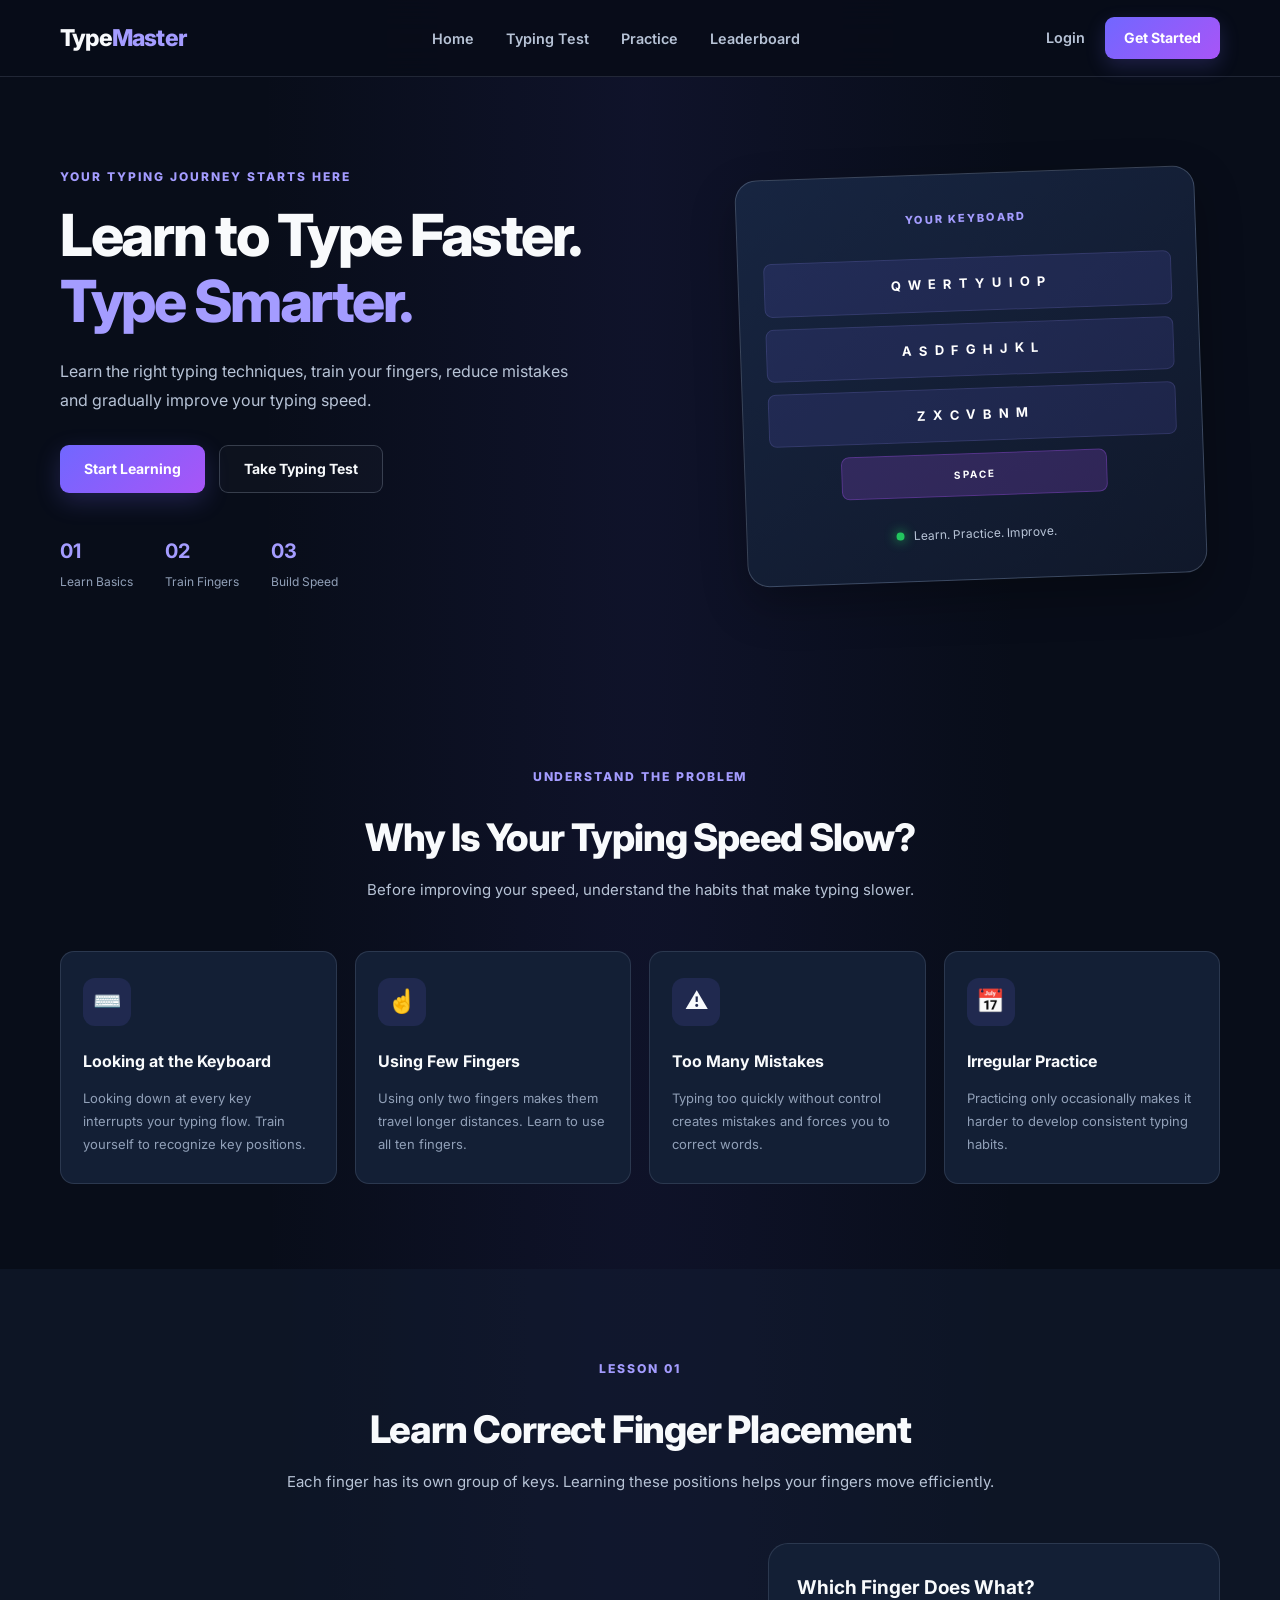
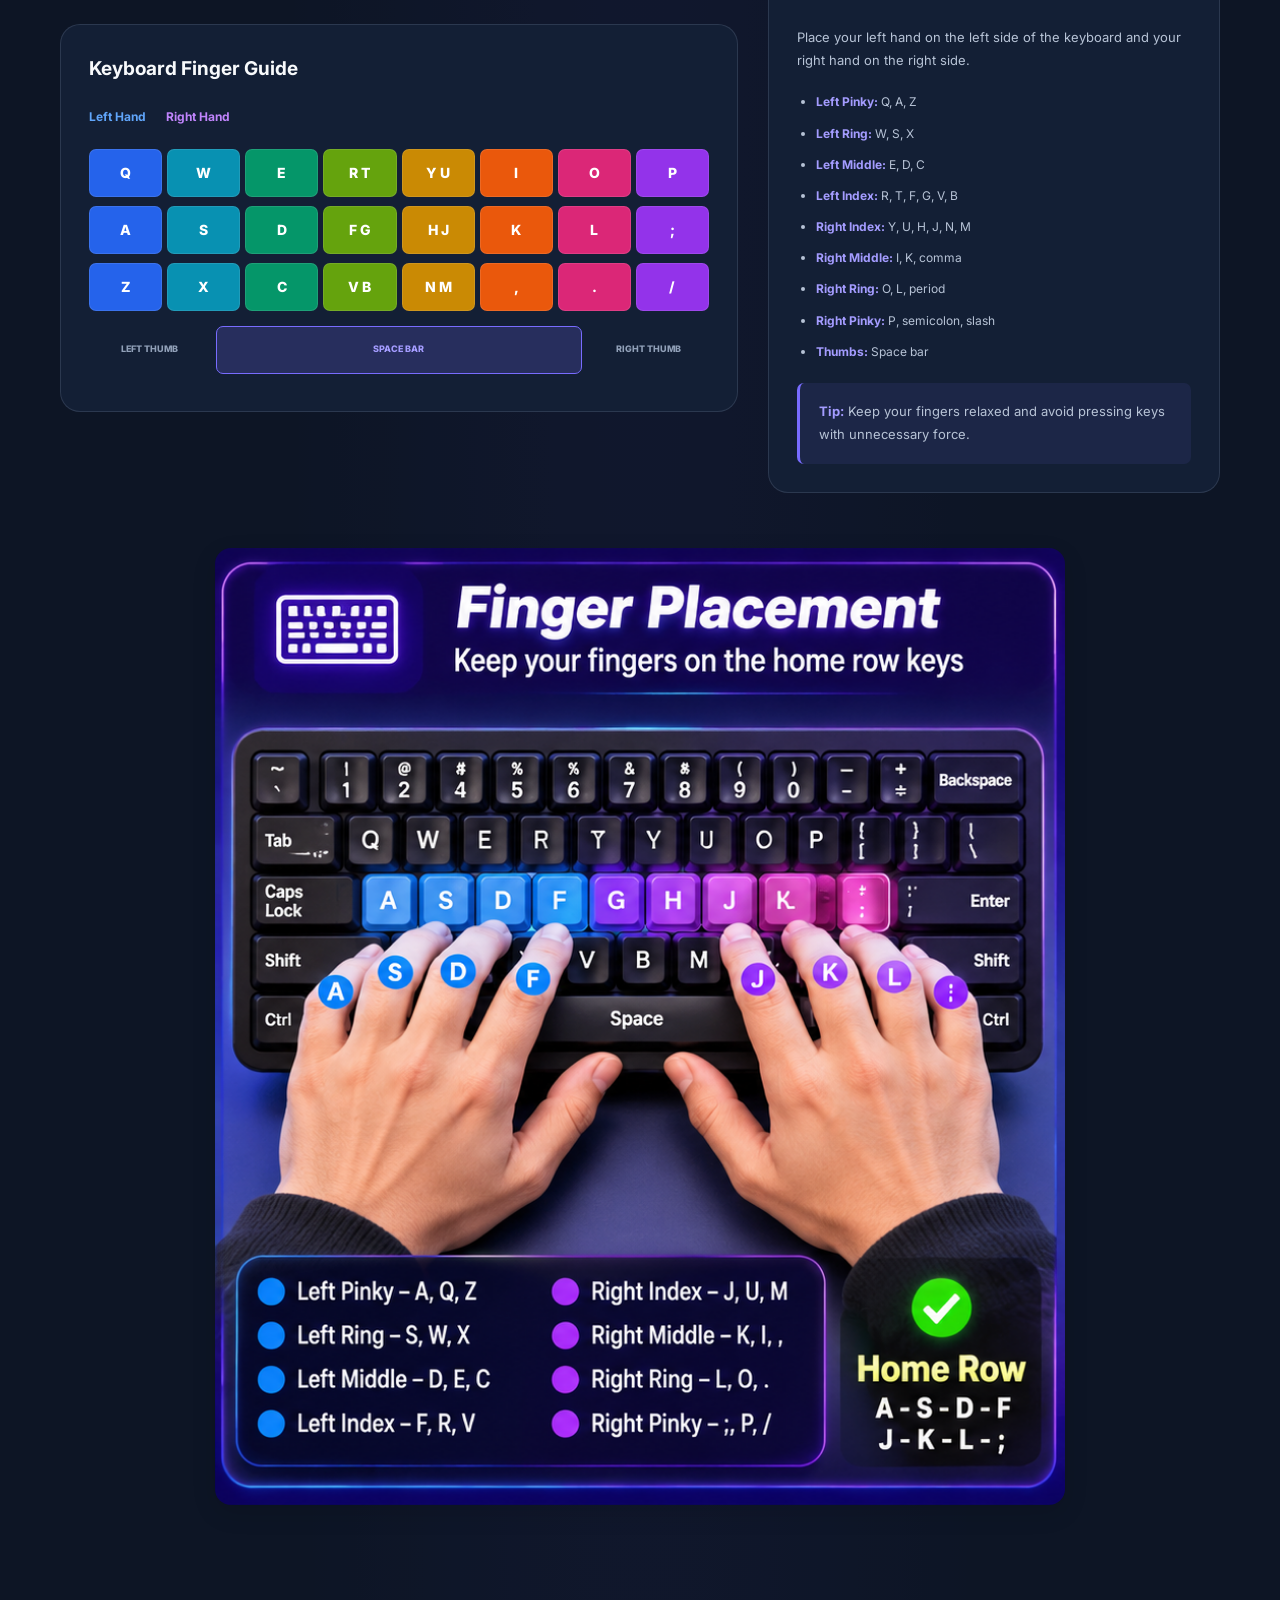
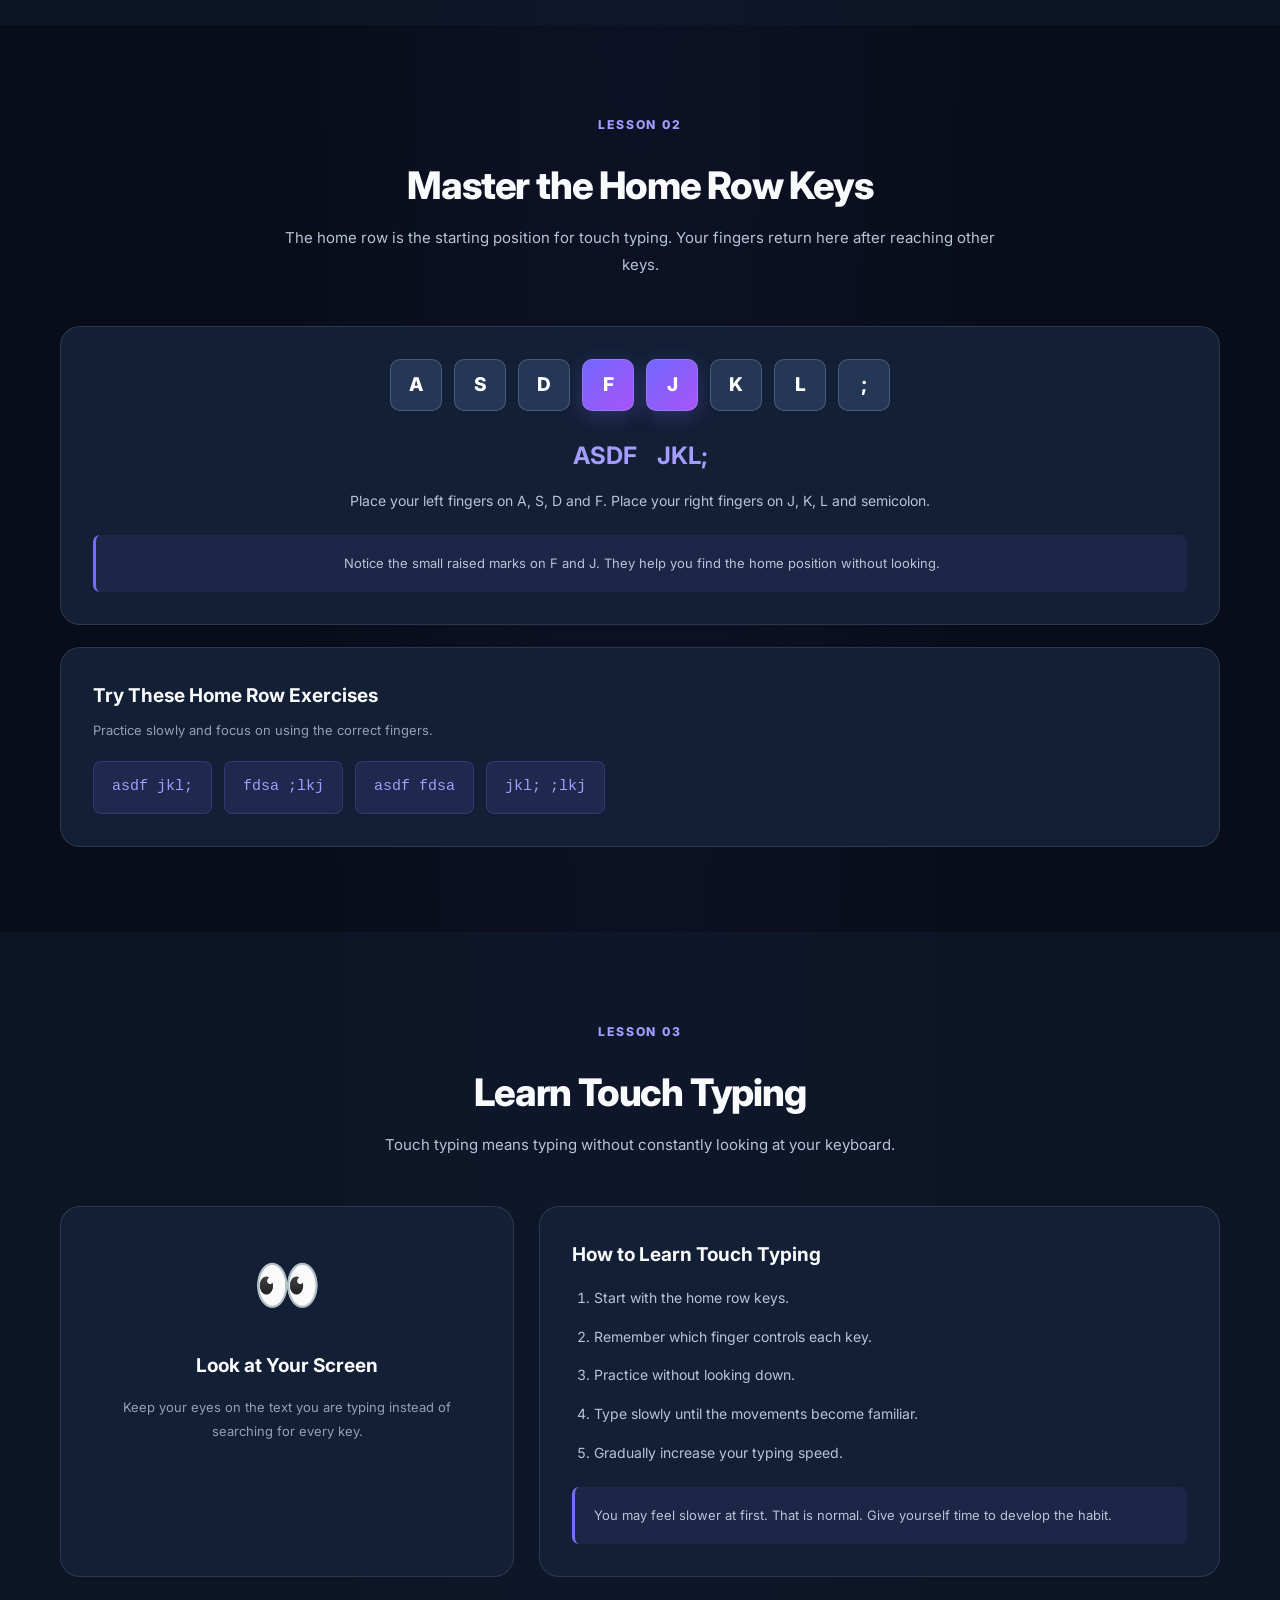
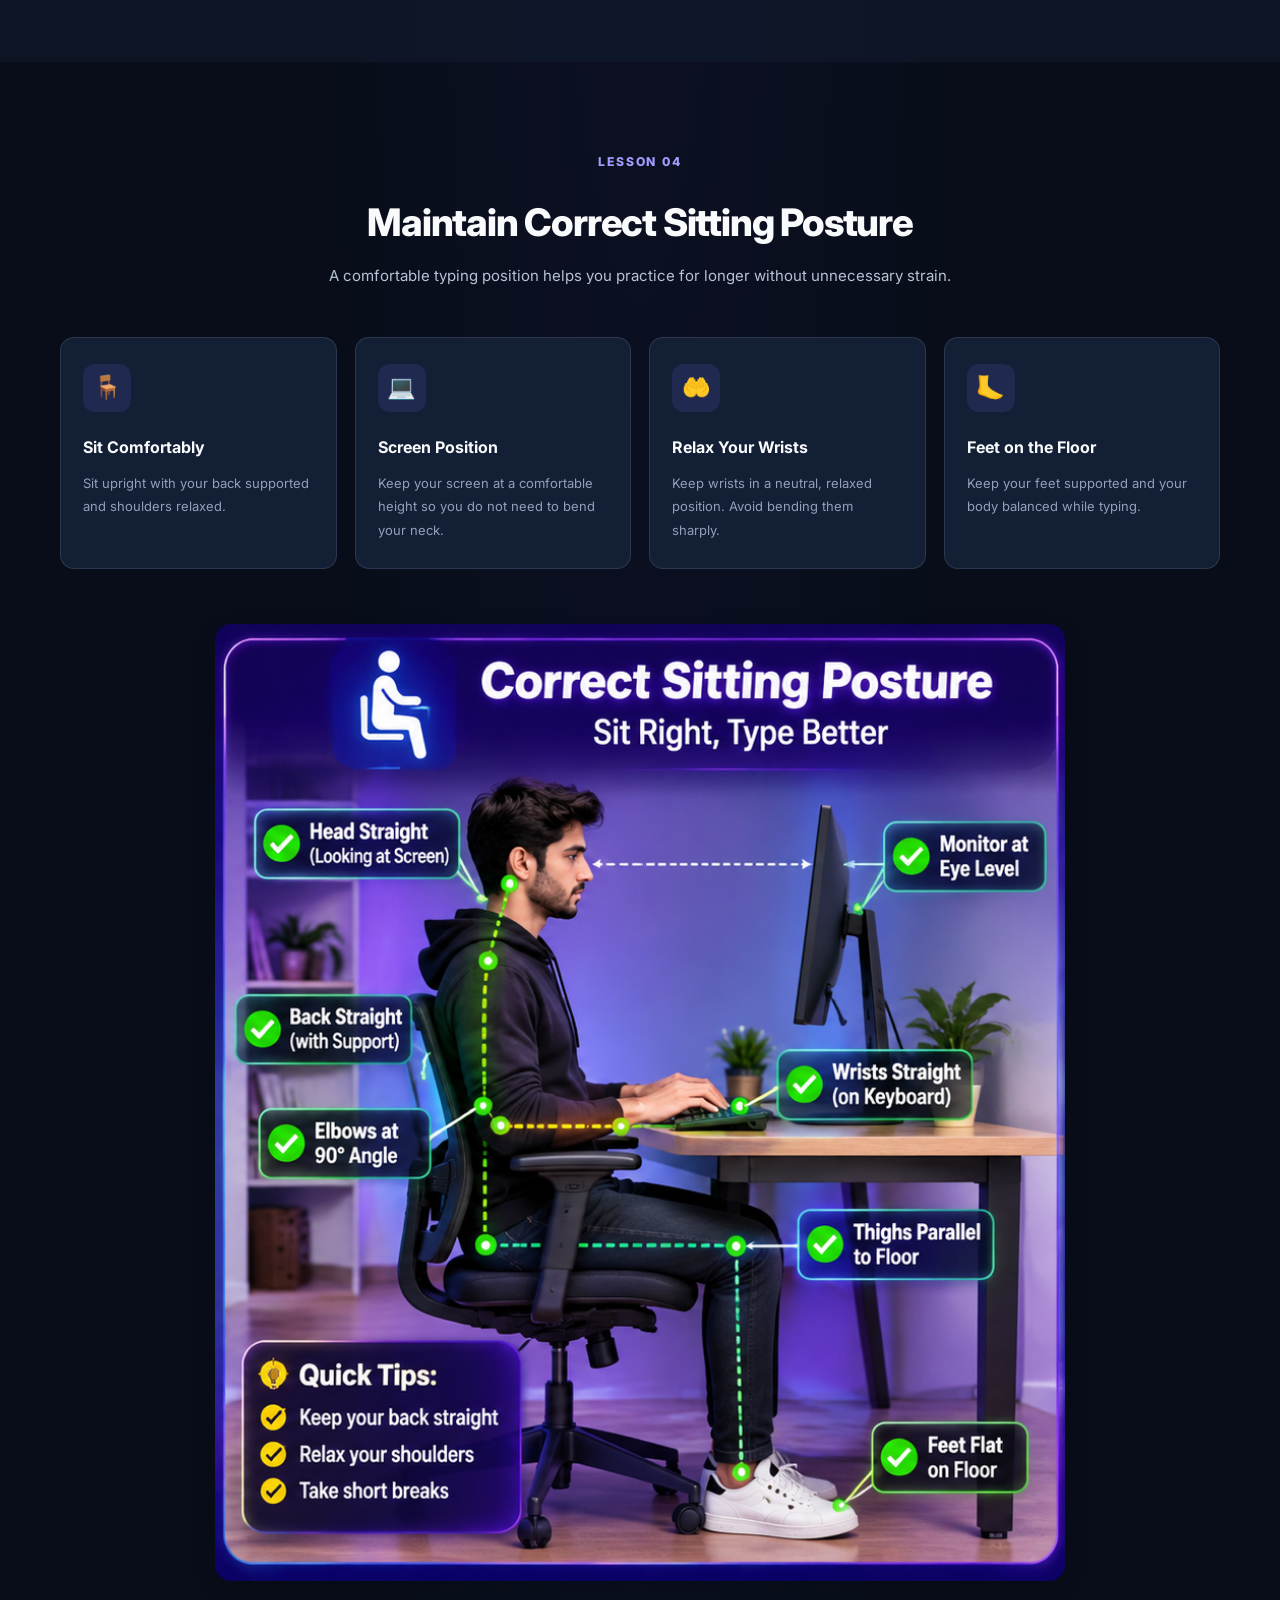
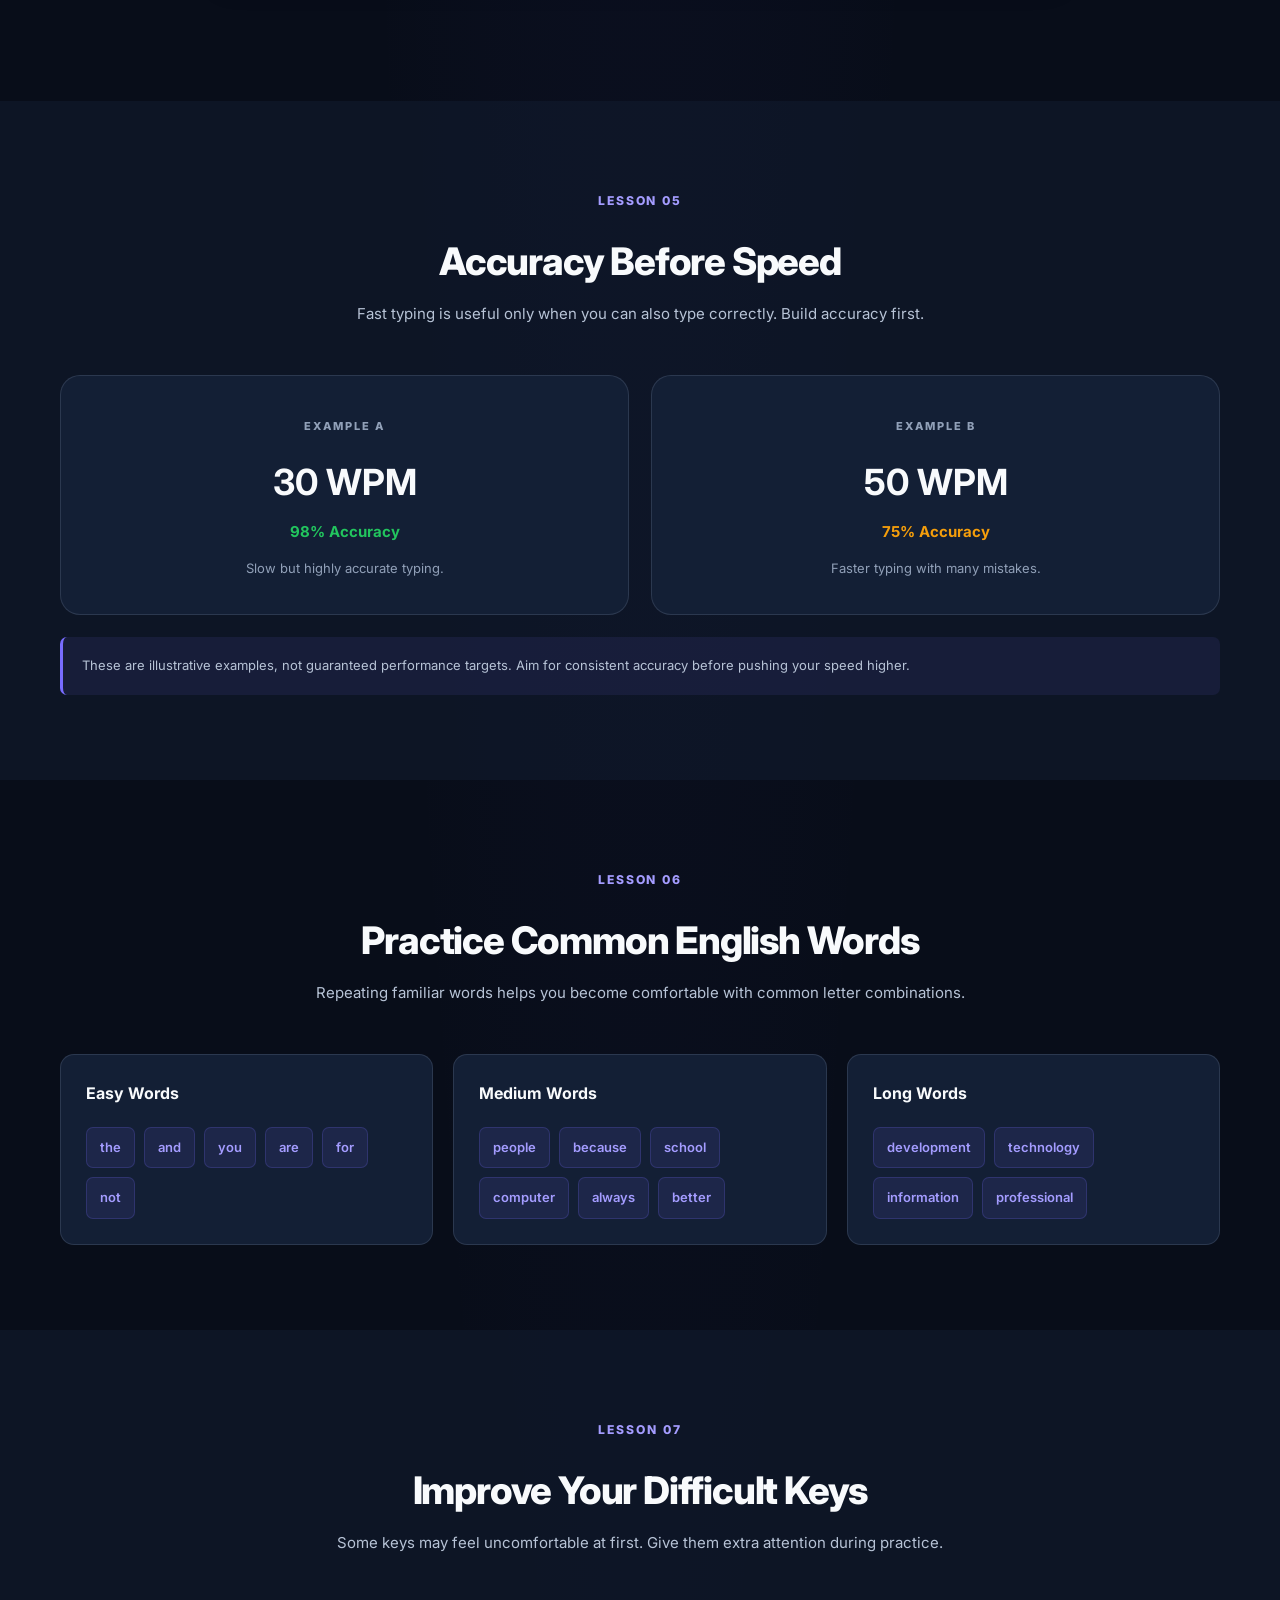
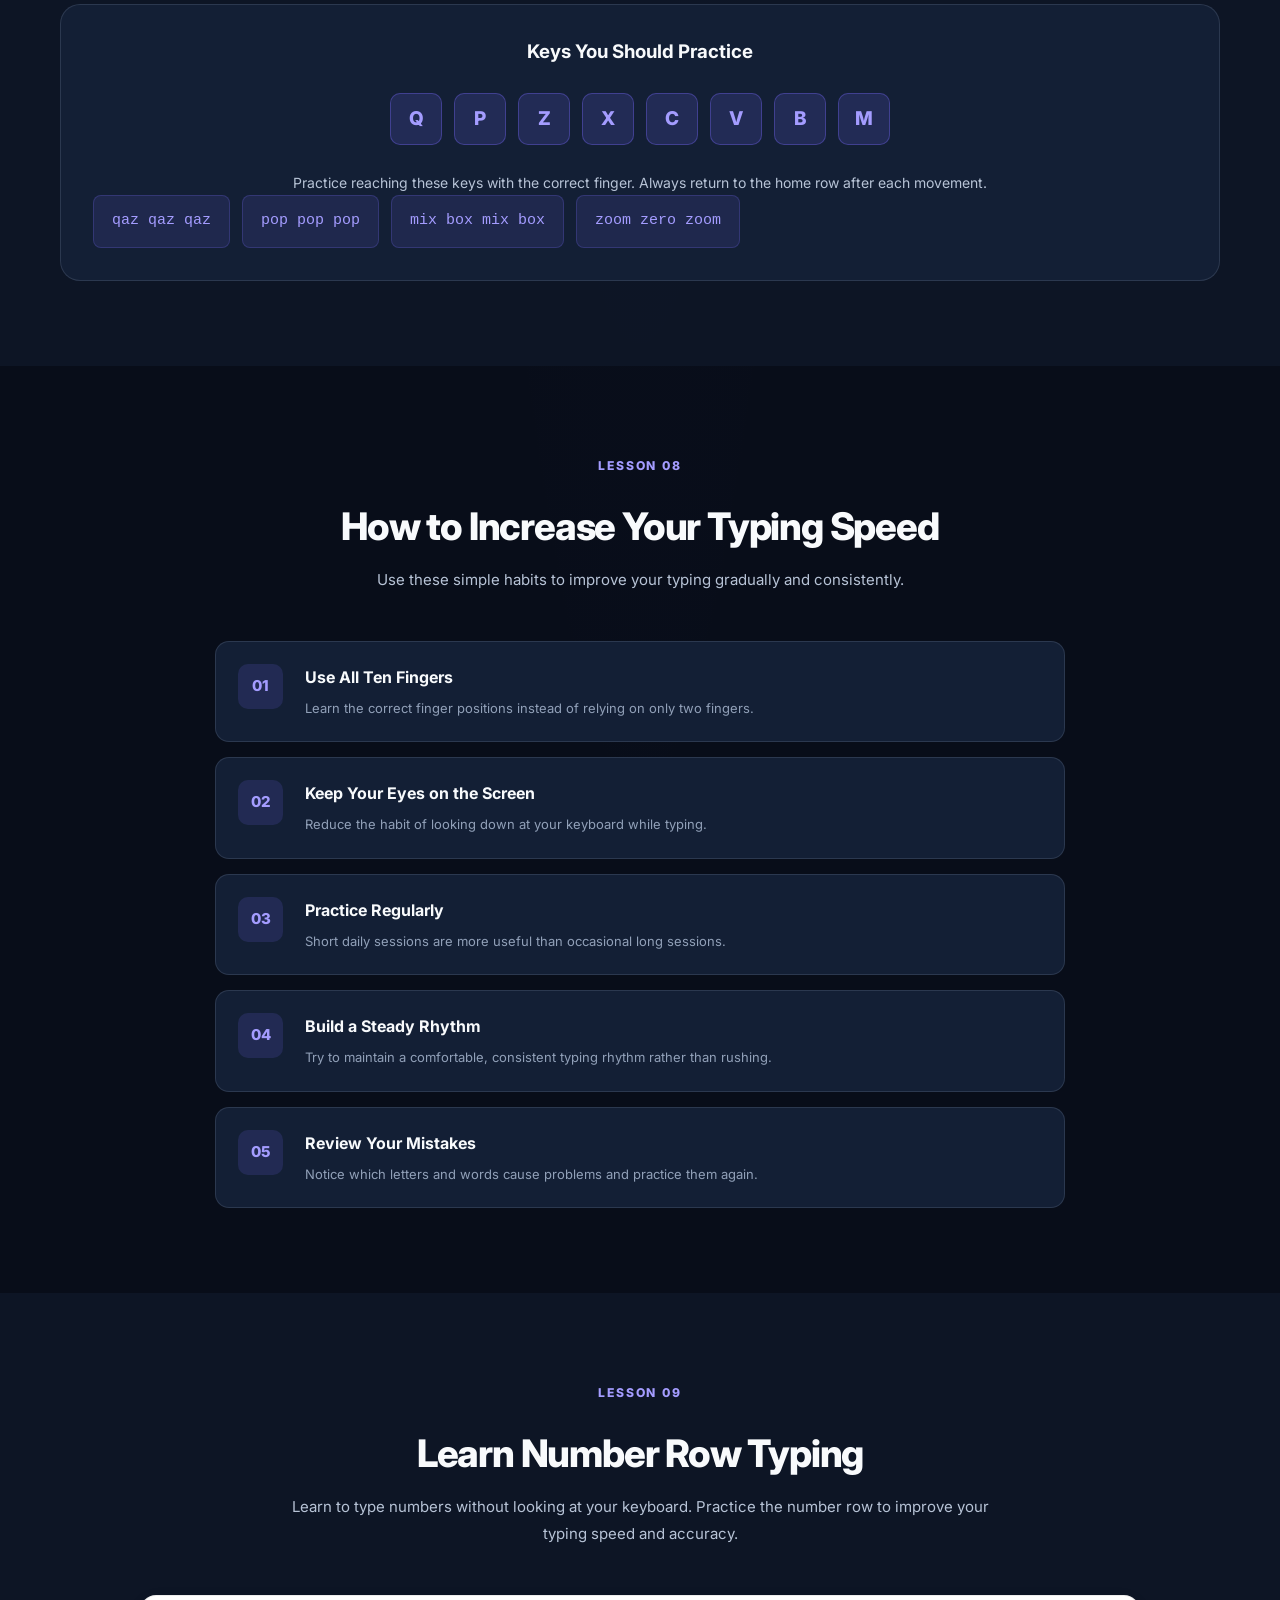
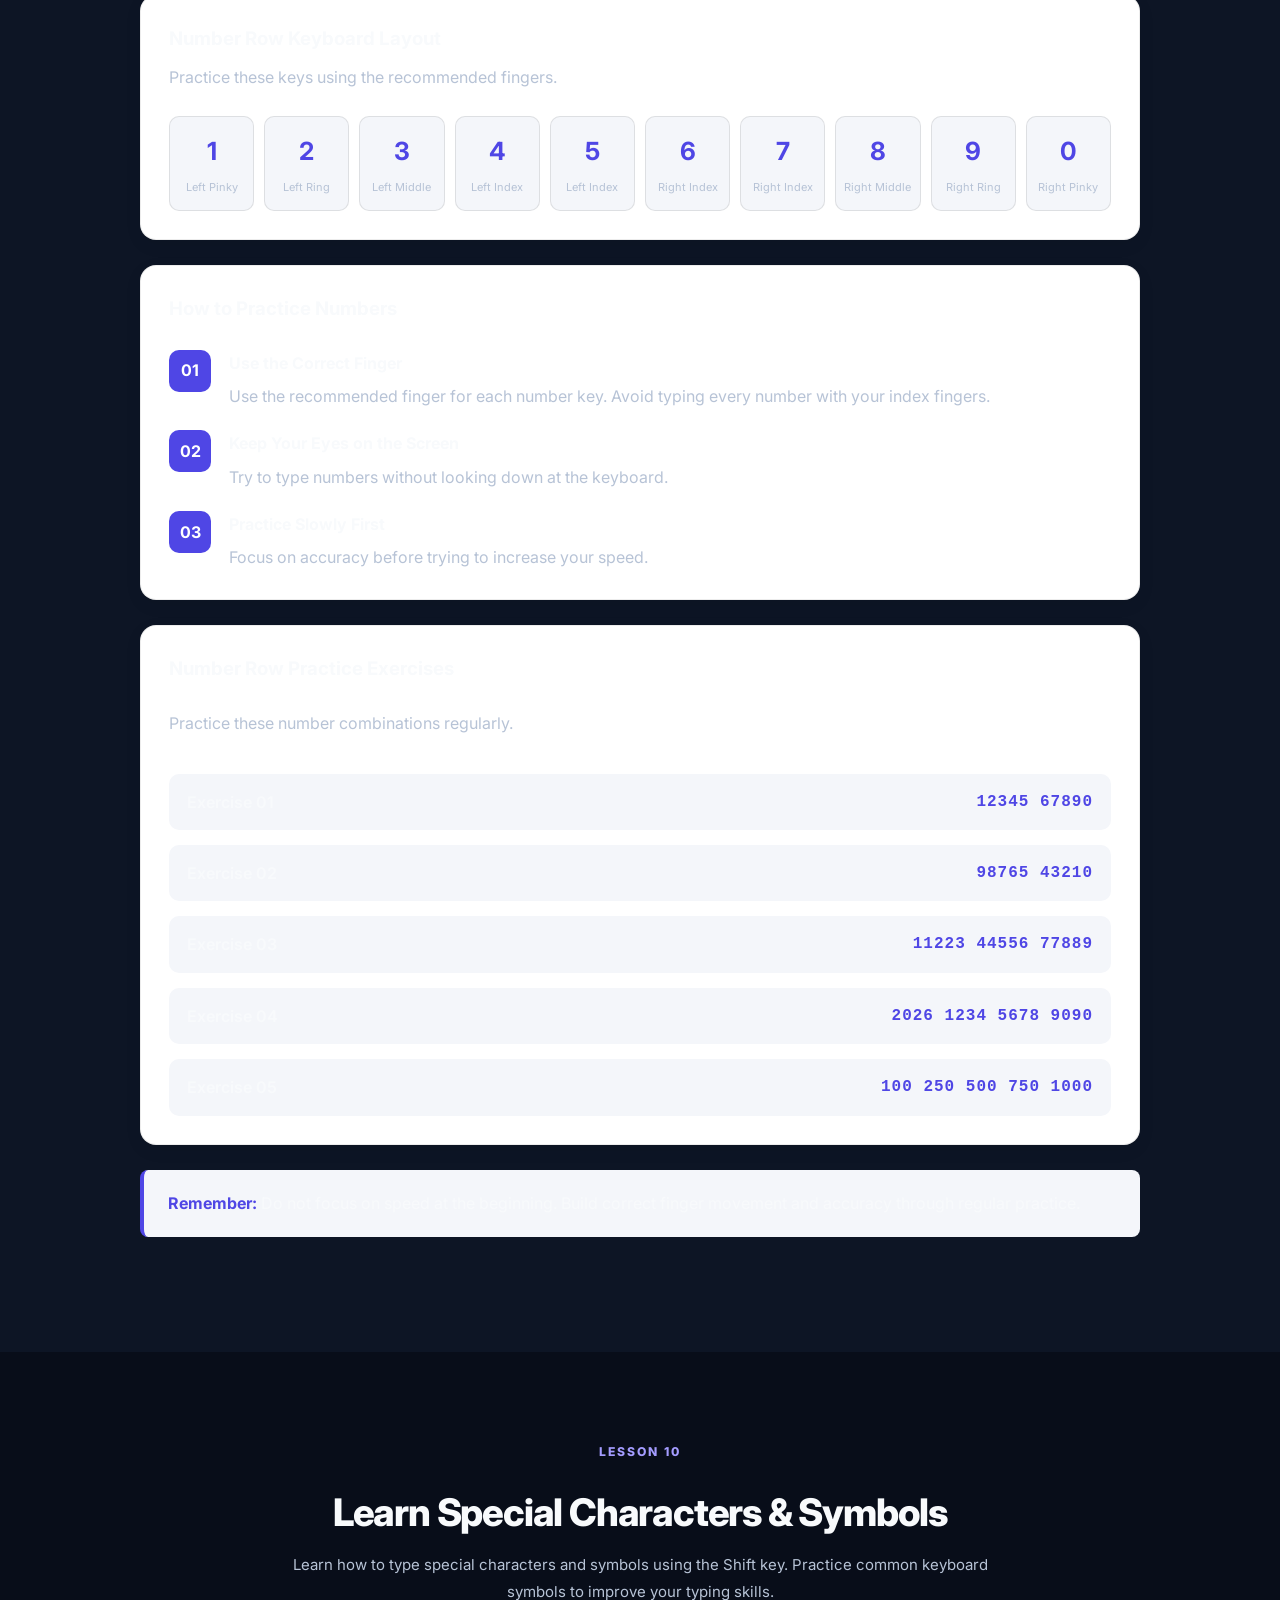
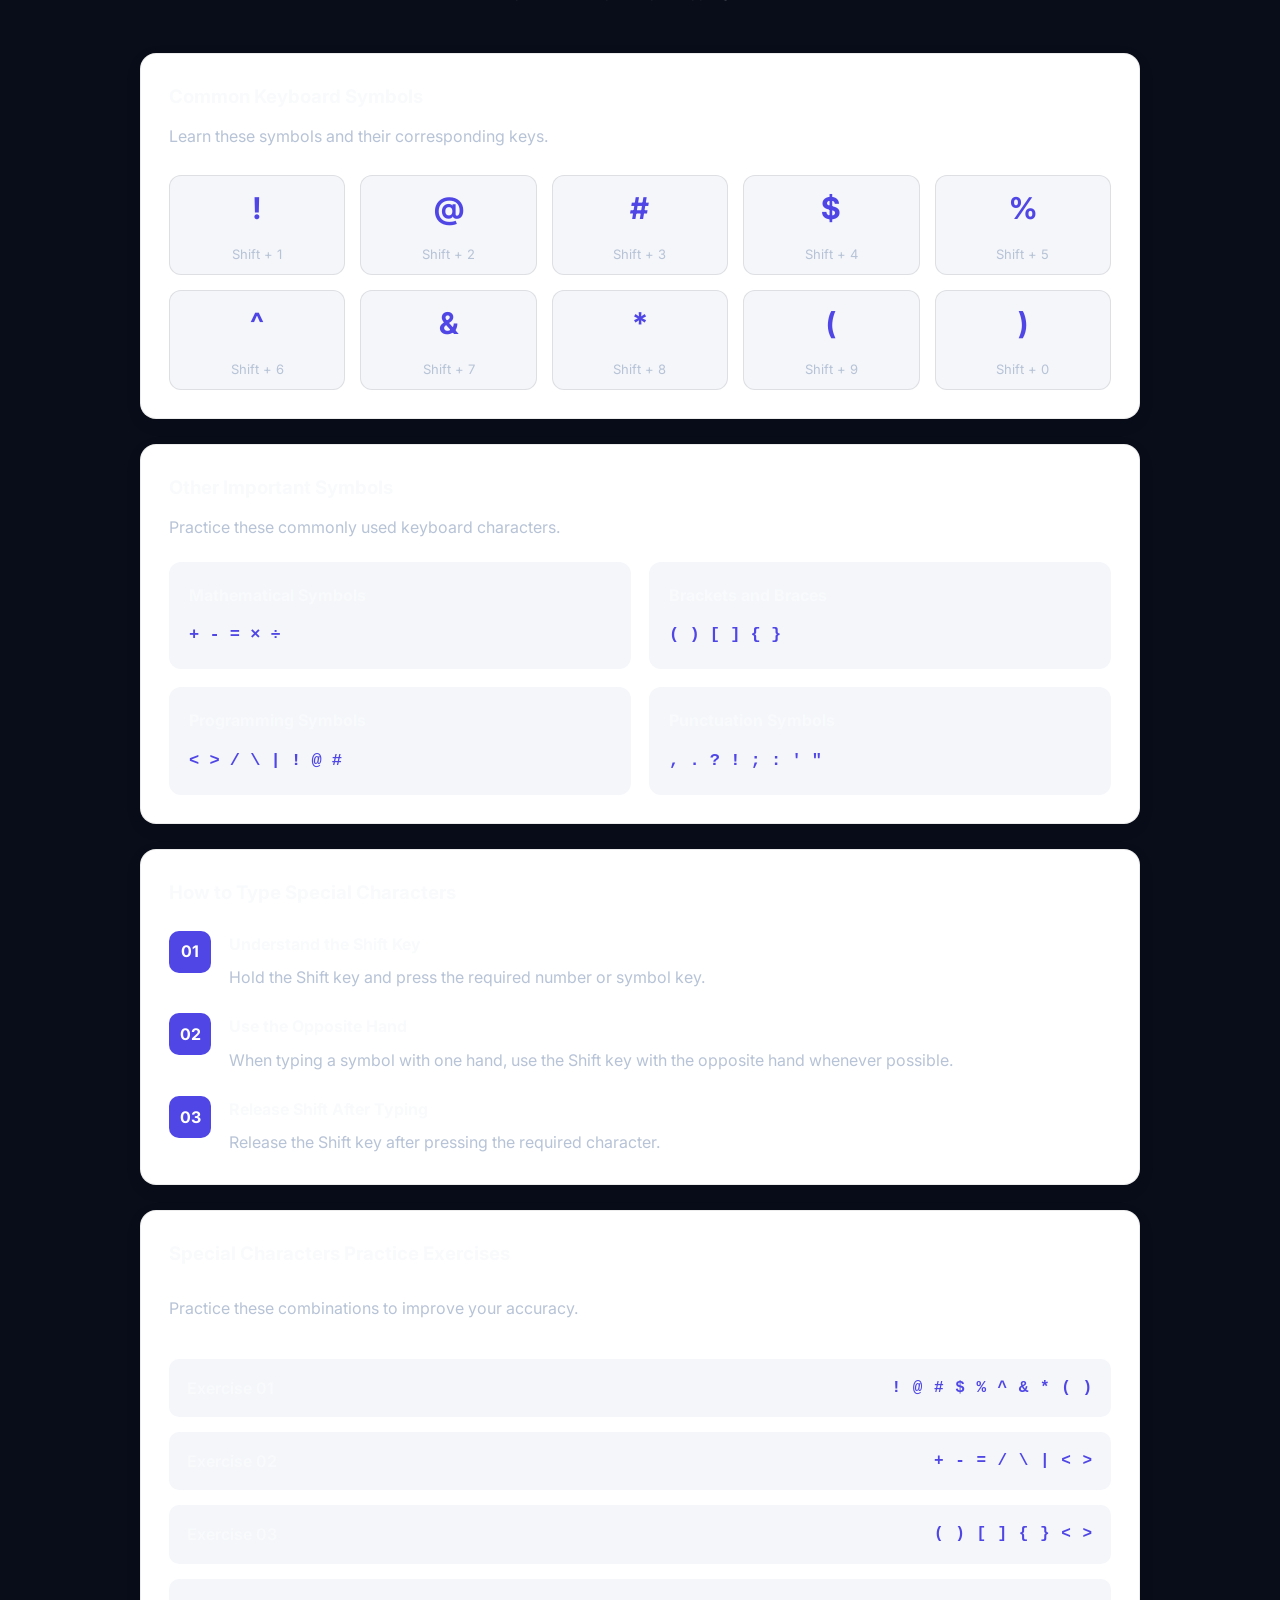
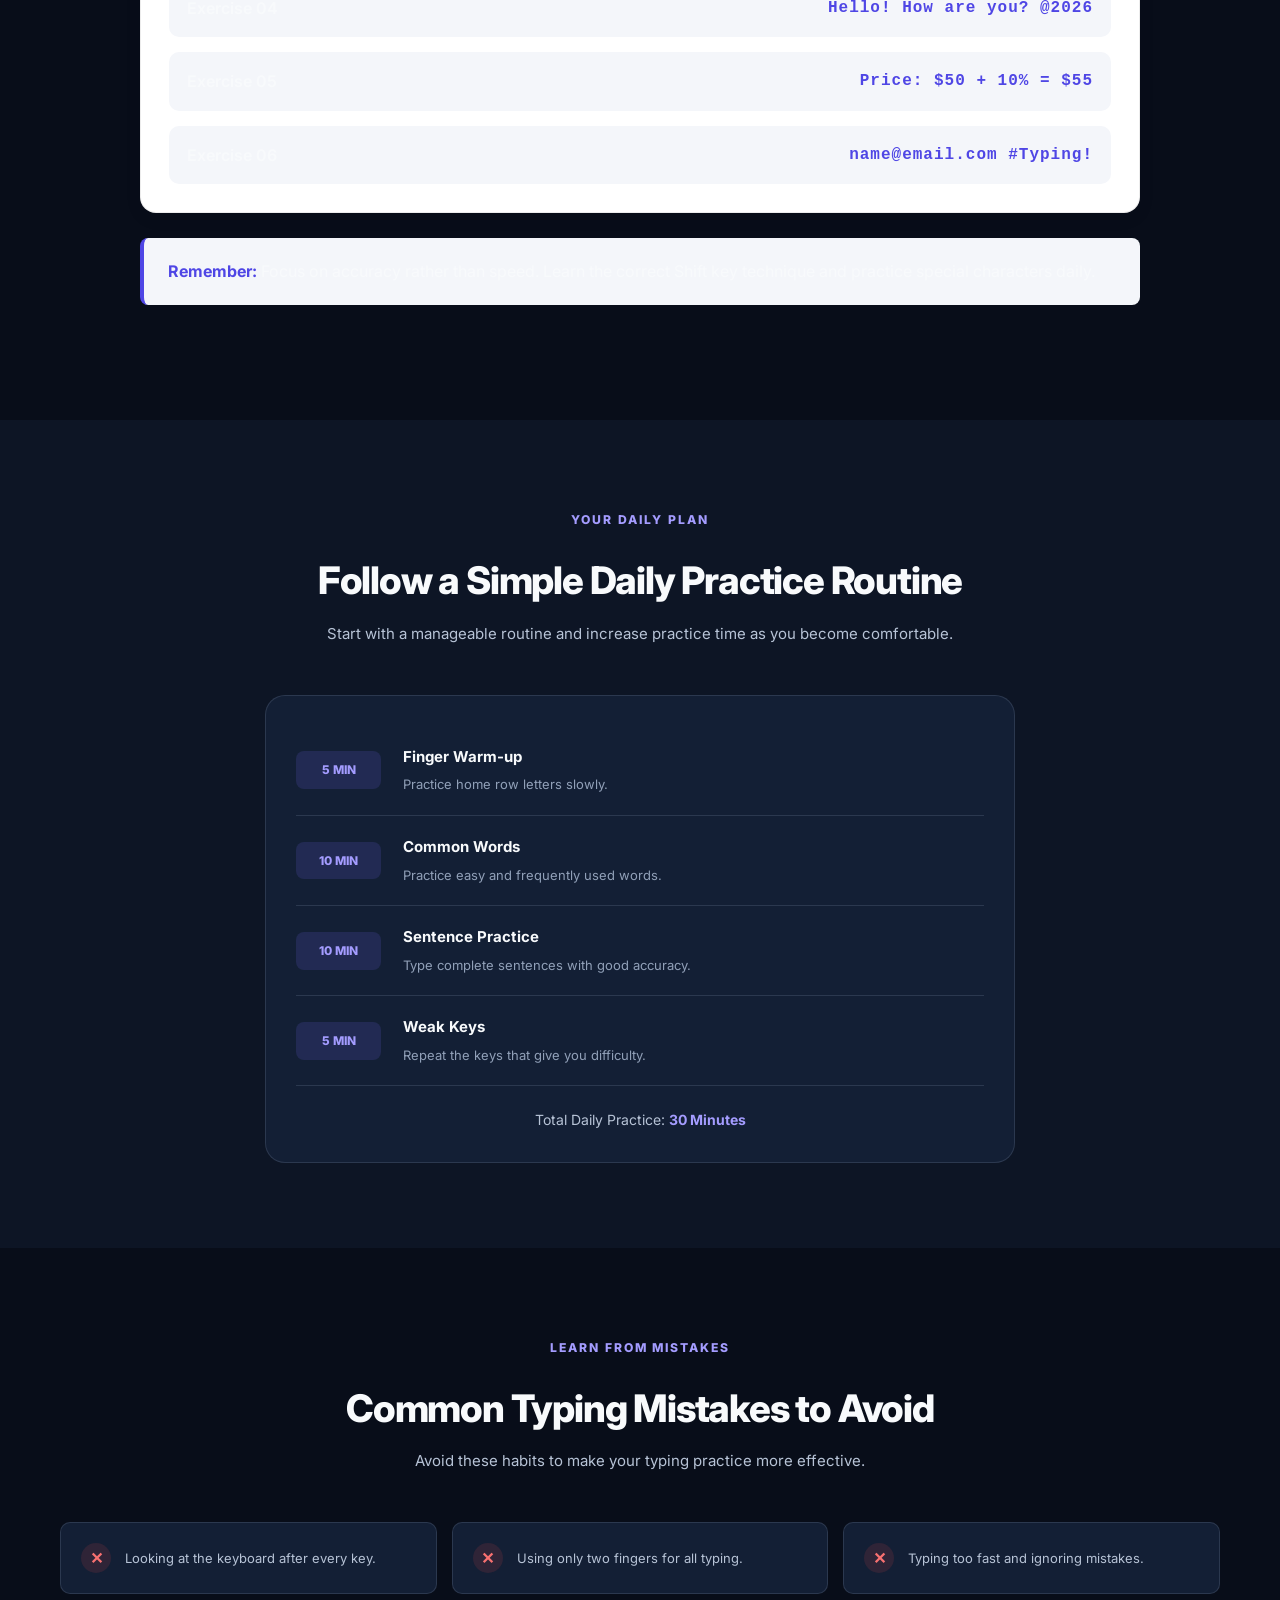
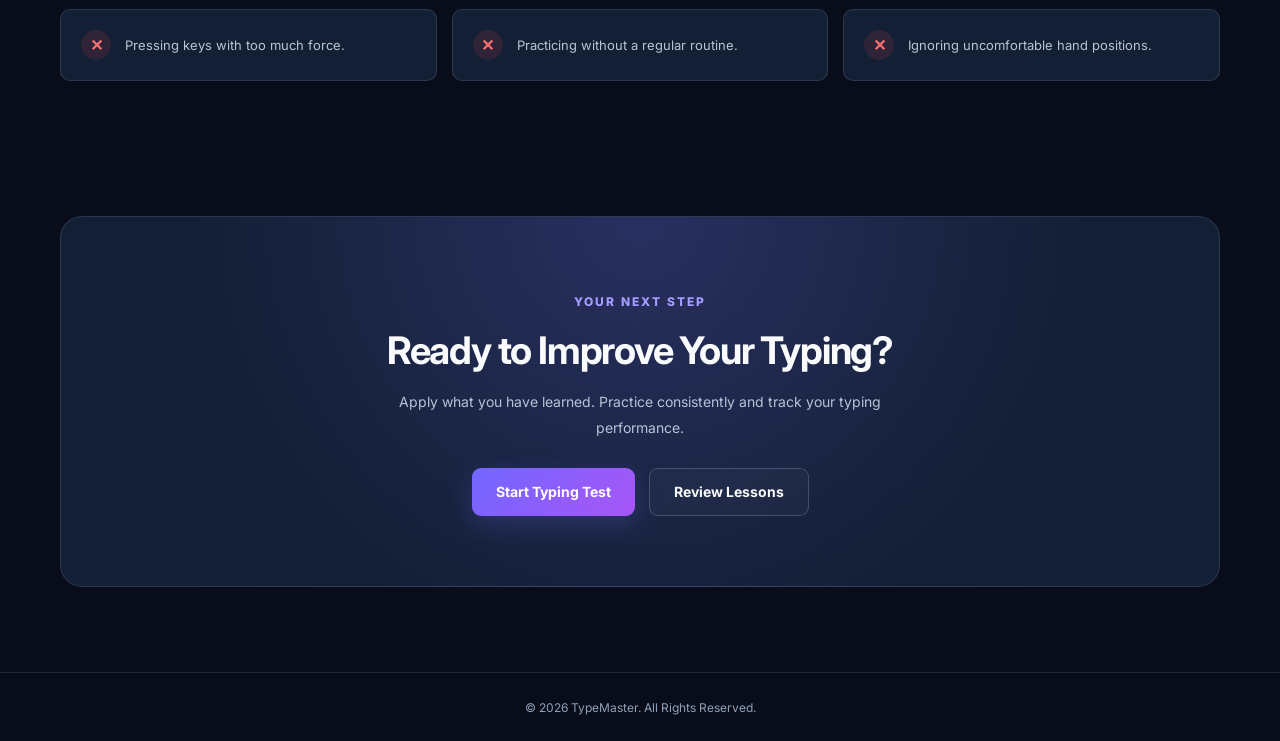
<file: frontend/pages/lessons.html>
<!DOCTYPE html>
<html lang="en">
<head>
    <meta charset="UTF-8">
    <meta name="viewport" content="width=device-width, initial-scale=1.0">

    <meta name="description" content="Learn touch typing, correct finger placement, keyboard techniques and improve your typing speed with TypeMaster.">

    <title>Typing Practice & Learning | TypeMaster</title>

    <link rel="stylesheet" href="../css/style.css">
    <link rel="stylesheet" href="../css/themes.css">
    <link rel="stylesheet" href="../css/responsive.css">
    <link rel="stylesheet" href="../css/practice-guide.css">
</head>

<body>

<header class="header">
    <nav class="navbar">
        <a href="../index.html" class="logo">
            Type<span>Master</span>
        </a>

        <ul class="nav-links">
            <li><a href="../index.html">Home</a></li>
            <li><a href="practice.html">Typing Test</a></li>
            <li><a href="lessons.html" class="active">Practice</a></li>
<li><a href="leaderboard.html">Leaderboard</a></li>
        </ul>

        <div class="nav-actions">
            <a href="login.html" class="login-btn">Login</a>
            <a href="register.html" class="signup-btn">Get Started</a>
        </div>
    </nav>
</header>

<main class="learning-page">

    <!-- 1. HERO SECTION -->
    <section class="learning-hero">
        <div class="learning-hero-content">
            <span class="section-tag">YOUR TYPING JOURNEY STARTS HERE</span>

            <h1>
                Learn to Type Faster.
                <span>Type Smarter.</span>
            </h1>

            <p>
                Learn the right typing techniques, train your fingers,
                reduce mistakes and gradually improve your typing speed.
            </p>

            <div class="learning-hero-buttons">
                <a href="#finger-placement" class="guide-primary-btn">
                    Start Learning
                </a>

                <a href="practice.html" class="guide-secondary-btn">
                    Take Typing Test
                </a>
            </div>

            <div class="learning-highlights">
                <div>
                    <strong>01</strong>
                    <span>Learn Basics</span>
                </div>
                <div>
                    <strong>02</strong>
                    <span>Train Fingers</span>
                </div>
                <div>
                    <strong>03</strong>
                    <span>Build Speed</span>
                </div>
            </div>
        </div>

        <div class="learning-hero-visual">
            <div class="hero-keyboard-card">
                <span class="keyboard-label">YOUR KEYBOARD</span>

                <div class="mini-keyboard">
                    <div>Q W E R T Y U I O P</div>
                    <div>A S D F G H J K L</div>
                    <div>Z X C V B N M</div>
                    <div class="space-key">SPACE</div>
                </div>

                <div class="keyboard-visual-caption">
                    <span class="live-dot"></span>
                    Learn. Practice. Improve.
                </div>
            </div>
        </div>
    </section>


    <!-- 2. WHY TYPING SPEED IS SLOW -->
    <section class="guide-section" id="why-slow">
        <div class="section-heading">
            <span class="section-tag">UNDERSTAND THE PROBLEM</span>
            <h2>Why Is Your Typing Speed Slow?</h2>
            <p>
                Before improving your speed, understand the habits
                that make typing slower.
            </p>
        </div>

        <div class="guide-card-grid">
            <article class="guide-card">
                <div class="guide-card-icon">⌨️</div>
                <h3>Looking at the Keyboard</h3>
                <p>
                    Looking down at every key interrupts your typing
                    flow. Train yourself to recognize key positions.
                </p>
            </article>

            <article class="guide-card">
                <div class="guide-card-icon">☝️</div>
                <h3>Using Few Fingers</h3>
                <p>
                    Using only two fingers makes them travel longer
                    distances. Learn to use all ten fingers.
                </p>
            </article>

            <article class="guide-card">
                <div class="guide-card-icon">⚠️</div>
                <h3>Too Many Mistakes</h3>
                <p>
                    Typing too quickly without control creates
                    mistakes and forces you to correct words.
                </p>
            </article>

            <article class="guide-card">
                <div class="guide-card-icon">📅</div>
                <h3>Irregular Practice</h3>
                <p>
                    Practicing only occasionally makes it harder
                    to develop consistent typing habits.
                </p>
            </article>
        </div>
    </section>


    <!-- 3. FINGER PLACEMENT -->
    <section class="guide-section alternate-section" id="finger-placement">
        <div class="section-heading">
            <span class="section-tag">LESSON 01</span>
            <h2>Learn Correct Finger Placement</h2>
            <p>
                Each finger has its own group of keys. Learning
                these positions helps your fingers move efficiently.
            </p>
        </div>

        <div class="finger-layout">
            <div class="keyboard-diagram">
                <h3>Keyboard Finger Guide</h3>

                <div class="finger-legend">
                    <span class="finger-left">Left Hand</span>
                    <span class="finger-right">Right Hand</span>
                </div>

                <div class="key-row">
                    <span class="left-pinky">Q</span>
                    <span class="left-ring">W</span>
                    <span class="left-middle">E</span>
                    <span class="left-index">R T</span>
                    <span class="right-index">Y U</span>
                    <span class="right-middle">I</span>
                    <span class="right-ring">O</span>
                    <span class="right-pinky">P</span>
                </div>

                <div class="key-row">
                    <span class="left-pinky">A</span>
                    <span class="left-ring">S</span>
                    <span class="left-middle">D</span>
                    <span class="left-index">F G</span>
                    <span class="right-index">H J</span>
                    <span class="right-middle">K</span>
                    <span class="right-ring">L</span>
                    <span class="right-pinky">;</span>
                </div>

                <div class="key-row">
                    <span class="left-pinky">Z</span>
                    <span class="left-ring">X</span>
                    <span class="left-middle">C</span>
                    <span class="left-index">V B</span>
                    <span class="right-index">N M</span>
                    <span class="right-middle">,</span>
                    <span class="right-ring">.</span>
                    <span class="right-pinky">/</span>
                </div>

                <div class="key-row space-row">
                    <span>LEFT THUMB</span>
                    <span class="space-key">SPACE BAR</span>
                    <span>RIGHT THUMB</span>
                </div>
            </div>

            <div class="finger-explanation">
                <h3>Which Finger Does What?</h3>

                <p>
                    Place your left hand on the left side of the
                    keyboard and your right hand on the right side.
                </p>

                <ul>
                    <li><strong>Left Pinky:</strong> Q, A, Z</li>
                    <li><strong>Left Ring:</strong> W, S, X</li>
                    <li><strong>Left Middle:</strong> E, D, C</li>
                    <li><strong>Left Index:</strong> R, T, F, G, V, B</li>
                    <li><strong>Right Index:</strong> Y, U, H, J, N, M</li>
                    <li><strong>Right Middle:</strong> I, K, comma</li>
                    <li><strong>Right Ring:</strong> O, L, period</li>
                    <li><strong>Right Pinky:</strong> P, semicolon, slash</li>
                    <li><strong>Thumbs:</strong> Space bar</li>
                </ul>

                <div class="guide-tip">
                    <strong>Tip:</strong>
                    Keep your fingers relaxed and avoid pressing
                    keys with unnecessary force.
                </div>
            </div>
        </div>
                <div class="learning-image-wrapper">
            <img
                src="../assets/images/finger-placement.png"
                alt="Correct keyboard finger placement guide"
                class="learning-guide-image"
            >
        </div>
    </section>


    <!-- 4. HOME ROW -->
    <section class="guide-section" id="home-row">
        <div class="section-heading">
            <span class="section-tag">LESSON 02</span>
            <h2>Master the Home Row Keys</h2>
            <p>
                The home row is the starting position for touch typing.
                Your fingers return here after reaching other keys.
            </p>
        </div>

        <div class="home-row-card">
            <div class="home-row-keys">
                <span>A</span><span>S</span><span>D</span><span class="home-highlight">F</span>
                <span class="home-highlight">J</span><span>K</span><span>L</span><span>;</span>
            </div>

            <h3>ASDF &nbsp;&nbsp; JKL;</h3>

            <p>
                Place your left fingers on A, S, D and F.
                Place your right fingers on J, K, L and semicolon.
            </p>

            <div class="guide-tip">
                Notice the small raised marks on F and J.
                They help you find the home position without looking.
            </div>
        </div>

        <div class="exercise-box">
            <h3>Try These Home Row Exercises</h3>
            <p>Practice slowly and focus on using the correct fingers.</p>

            <div class="exercise-text">
                <code>asdf jkl;</code>
                <code>fdsa ;lkj</code>
                <code>asdf fdsa</code>
                <code>jkl; ;lkj</code>
            </div>
        </div>
    </section>


    <!-- 5. TOUCH TYPING -->
    <section class="guide-section alternate-section" id="touch-typing">
        <div class="section-heading">
            <span class="section-tag">LESSON 03</span>
            <h2>Learn Touch Typing</h2>
            <p>
                Touch typing means typing without constantly
                looking at your keyboard.
            </p>
        </div>

        <div class="touch-typing-layout">
            <div class="touch-typing-visual">
                <div class="touch-icon">👀</div>
                <h3>Look at Your Screen</h3>
                <p>
                    Keep your eyes on the text you are typing
                    instead of searching for every key.
                </p>
            </div>

            <div class="touch-typing-content">
                <h3>How to Learn Touch Typing</h3>
                <ol>
                    <li>Start with the home row keys.</li>
                    <li>Remember which finger controls each key.</li>
                    <li>Practice without looking down.</li>
                    <li>Type slowly until the movements become familiar.</li>
                    <li>Gradually increase your typing speed.</li>
                </ol>

                <div class="guide-tip">
                    You may feel slower at first. That is normal.
                    Give yourself time to develop the habit.
                </div>
            </div>
        </div>
    </section>


    <!-- 6. POSTURE -->
    <section class="guide-section" id="posture">
        <div class="section-heading">
            <span class="section-tag">LESSON 04</span>
            <h2>Maintain Correct Sitting Posture</h2>
            <p>
                A comfortable typing position helps you practice
                for longer without unnecessary strain.
            </p>
        </div>

        <div class="guide-card-grid">
            <article class="guide-card">
                <div class="guide-card-icon">🪑</div>
                <h3>Sit Comfortably</h3>
                <p>
                    Sit upright with your back supported and
                    shoulders relaxed.
                </p>
            </article>

            <article class="guide-card">
                <div class="guide-card-icon">💻</div>
                <h3>Screen Position</h3>
                <p>
                    Keep your screen at a comfortable height
                    so you do not need to bend your neck.
                </p>
            </article>

            <article class="guide-card">
                <div class="guide-card-icon">🤲</div>
                <h3>Relax Your Wrists</h3>
                <p>
                    Keep wrists in a neutral, relaxed position.
                    Avoid bending them sharply.
                </p>
            </article>

            <article class="guide-card">
                <div class="guide-card-icon">🦶</div>
                <h3>Feet on the Floor</h3>
                <p>
                    Keep your feet supported and your body
                    balanced while typing.
                </p>
            </article>
        </div>
                <div class="learning-image-wrapper">
            <img
                src="../assets/images/correct-posture.png"
                alt="Correct sitting posture for typing"
                class="learning-guide-image"
            >
        </div>
    </section>


    <!-- 7. ACCURACY -->
    <section class="guide-section alternate-section" id="accuracy">
        <div class="section-heading">
            <span class="section-tag">LESSON 05</span>
            <h2>Accuracy Before Speed</h2>
            <p>
                Fast typing is useful only when you can also
                type correctly. Build accuracy first.
            </p>
        </div>

        <div class="accuracy-comparison">
            <div class="accuracy-example">
                <span class="example-label">EXAMPLE A</span>
                <h3>30 WPM</h3>
                <strong class="good-result">98% Accuracy</strong>
                <p>Slow but highly accurate typing.</p>
            </div>

            <div class="accuracy-example">
                <span class="example-label">EXAMPLE B</span>
                <h3>50 WPM</h3>
                <strong class="warning-result">75% Accuracy</strong>
                <p>Faster typing with many mistakes.</p>
            </div>
        </div>

        <div class="guide-tip">
            These are illustrative examples, not guaranteed
            performance targets. Aim for consistent accuracy
            before pushing your speed higher.
        </div>
    </section>


    <!-- 8. COMMON WORDS -->
    <section class="guide-section" id="common-words">
        <div class="section-heading">
            <span class="section-tag">LESSON 06</span>
            <h2>Practice Common English Words</h2>
            <p>
                Repeating familiar words helps you become
                comfortable with common letter combinations.
            </p>
        </div>

        <div class="word-practice-card">
            <div class="word-group">
                <h3>Easy Words</h3>
                <div class="word-list">
                    <span>the</span><span>and</span><span>you</span>
                    <span>are</span><span>for</span><span>not</span>
                </div>
            </div>

            <div class="word-group">
                <h3>Medium Words</h3>
                <div class="word-list">
                    <span>people</span><span>because</span>
                    <span>school</span><span>computer</span>
                    <span>always</span><span>better</span>
                </div>
            </div>

            <div class="word-group">
                <h3>Long Words</h3>
                <div class="word-list">
                    <span>development</span>
                    <span>technology</span>
                    <span>information</span>
                    <span>professional</span>
                </div>
            </div>
        </div>
    </section>


    <!-- 9. DIFFICULT KEYS -->
    <section class="guide-section alternate-section" id="weak-keys">
        <div class="section-heading">
            <span class="section-tag">LESSON 07</span>
            <h2>Improve Your Difficult Keys</h2>
            <p>
                Some keys may feel uncomfortable at first.
                Give them extra attention during practice.
            </p>
        </div>

        <div class="weak-key-card">
            <h3>Keys You Should Practice</h3>

            <div class="weak-keys">
                <span>Q</span><span>P</span><span>Z</span>
                <span>X</span><span>C</span><span>V</span>
                <span>B</span><span>M</span>
            </div>

            <p>
                Practice reaching these keys with the correct finger.
                Always return to the home row after each movement.
            </p>

            <div class="exercise-text">
                <code>qaz qaz qaz</code>
                <code>pop pop pop</code>
                <code>mix box mix box</code>
                <code>zoom zero zoom</code>
            </div>
        </div>
    </section>


    <!-- 10. SPEED TECHNIQUES -->
    <section class="guide-section" id="speed-techniques">
        <div class="section-heading">
            <span class="section-tag">LESSON 08</span>
            <h2>How to Increase Your Typing Speed</h2>
            <p>
                Use these simple habits to improve your typing
                gradually and consistently.
            </p>
        </div>

        <div class="speed-steps">
            <article class="speed-step">
                <span>01</span>
                <div>
                    <h3>Use All Ten Fingers</h3>
                    <p>
                        Learn the correct finger positions instead
                        of relying on only two fingers.
                    </p>
                </div>
            </article>

            <article class="speed-step">
                <span>02</span>
                <div>
                    <h3>Keep Your Eyes on the Screen</h3>
                    <p>
                        Reduce the habit of looking down at
                        your keyboard while typing.
                    </p>
                </div>
            </article>

            <article class="speed-step">
                <span>03</span>
                <div>
                    <h3>Practice Regularly</h3>
                    <p>
                        Short daily sessions are more useful
                        than occasional long sessions.
                    </p>
                </div>
            </article>

            <article class="speed-step">
                <span>04</span>
                <div>
                    <h3>Build a Steady Rhythm</h3>
                    <p>
                        Try to maintain a comfortable, consistent
                        typing rhythm rather than rushing.
                    </p>
                </div>
            </article>

            <article class="speed-step">
                <span>05</span>
                <div>
                    <h3>Review Your Mistakes</h3>
                    <p>
                        Notice which letters and words cause
                        problems and practice them again.
                    </p>
                </div>
            </article>
        </div>
    </section>


<!-- 10. LESSON 09 - NUMBER ROW TYPING -->
<section class="guide-section alternate-section" id="number-row">

    <div class="section-heading">
        <span class="section-tag">LESSON 09</span>
        <h2>Learn Number Row Typing</h2>
        <p>
            Learn to type numbers without looking at your keyboard.
            Practice the number row to improve your typing speed and accuracy.
        </p>
    </div>

    <div class="number-row-content">

        <div class="number-row-keyboard">
            <h3>Number Row Keyboard Layout</h3>
            <p>Practice these keys using the recommended fingers.</p>

            <div class="number-keys">
                <div class="number-key">
                    <strong>1</strong>
                    <span>Left Pinky</span>
                </div>
                <div class="number-key">
                    <strong>2</strong>
                    <span>Left Ring</span>
                </div>
                <div class="number-key">
                    <strong>3</strong>
                    <span>Left Middle</span>
                </div>
                <div class="number-key">
                    <strong>4</strong>
                    <span>Left Index</span>
                </div>
                <div class="number-key">
                    <strong>5</strong>
                    <span>Left Index</span>
                </div>
                <div class="number-key">
                    <strong>6</strong>
                    <span>Right Index</span>
                </div>
                <div class="number-key">
                    <strong>7</strong>
                    <span>Right Index</span>
                </div>
                <div class="number-key">
                    <strong>8</strong>
                    <span>Right Middle</span>
                </div>
                <div class="number-key">
                    <strong>9</strong>
                    <span>Right Ring</span>
                </div>
                <div class="number-key">
                    <strong>0</strong>
                    <span>Right Pinky</span>
                </div>
            </div>
        </div>

        <div class="number-row-tips">
            <h3>How to Practice Numbers</h3>

            <div class="number-tip">
                <span>01</span>
                <div>
                    <h4>Use the Correct Finger</h4>
                    <p>
                        Use the recommended finger for each number key.
                        Avoid typing every number with your index fingers.
                    </p>
                </div>
            </div>

            <div class="number-tip">
                <span>02</span>
                <div>
                    <h4>Keep Your Eyes on the Screen</h4>
                    <p>
                        Try to type numbers without looking down at the keyboard.
                    </p>
                </div>
            </div>

            <div class="number-tip">
                <span>03</span>
                <div>
                    <h4>Practice Slowly First</h4>
                    <p>
                        Focus on accuracy before trying to increase your speed.
                    </p>
                </div>
            </div>
        </div>

        <div class="number-practice-box">
            <h3>Number Row Practice Exercises</h3>
            <p>Practice these number combinations regularly.</p>

            <div class="number-practice-item">
                <span>Exercise 01</span>
                <code>12345 67890</code>
            </div>

            <div class="number-practice-item">
                <span>Exercise 02</span>
                <code>98765 43210</code>
            </div>

            <div class="number-practice-item">
                <span>Exercise 03</span>
                <code>11223 44556 77889</code>
            </div>

            <div class="number-practice-item">
                <span>Exercise 04</span>
                <code>2026 1234 5678 9090</code>
            </div>

            <div class="number-practice-item">
                <span>Exercise 05</span>
                <code>100 250 500 750 1000</code>
            </div>
        </div>

        <div class="number-warning">
            <strong>Remember:</strong>
            Do not focus on speed at the beginning. Build correct finger
            movement and accuracy through regular practice.
        </div>

    </div>
</section>

<!-- 12. LESSON 10 - SPECIAL CHARACTERS AND SYMBOLS -->
<section class="guide-section" id="special-characters">

    <div class="section-heading">
        <span class="section-tag">LESSON 10</span>
        <h2>Learn Special Characters & Symbols</h2>
        <p>
            Learn how to type special characters and symbols using
            the Shift key. Practice common keyboard symbols to improve
            your typing skills.
        </p>
    </div>

    <div class="symbol-content">

        <!-- SYMBOL KEYBOARD -->
        <div class="symbol-card">
            <h3>Common Keyboard Symbols</h3>
            <p>Learn these symbols and their corresponding keys.</p>

            <div class="symbol-grid">

                <div class="symbol-key">
                    <strong>!</strong>
                    <span>Shift + 1</span>
                </div>

                <div class="symbol-key">
                    <strong>@</strong>
                    <span>Shift + 2</span>
                </div>

                <div class="symbol-key">
                    <strong>#</strong>
                    <span>Shift + 3</span>
                </div>

                <div class="symbol-key">
                    <strong>$</strong>
                    <span>Shift + 4</span>
                </div>

                <div class="symbol-key">
                    <strong>%</strong>
                    <span>Shift + 5</span>
                </div>

                <div class="symbol-key">
                    <strong>^</strong>
                    <span>Shift + 6</span>
                </div>

                <div class="symbol-key">
                    <strong>&</strong>
                    <span>Shift + 7</span>
                </div>

                <div class="symbol-key">
                    <strong>*</strong>
                    <span>Shift + 8</span>
                </div>

                <div class="symbol-key">
                    <strong>(</strong>
                    <span>Shift + 9</span>
                </div>

                <div class="symbol-key">
                    <strong>)</strong>
                    <span>Shift + 0</span>
                </div>

            </div>
        </div>

        <!-- SYMBOL GROUPS -->
        <div class="symbol-card">
            <h3>Other Important Symbols</h3>
            <p>Practice these commonly used keyboard characters.</p>

            <div class="symbol-groups">

                <div class="symbol-group">
                    <h4>Mathematical Symbols</h4>
                    <code>+ - = × ÷</code>
                </div>

                <div class="symbol-group">
                    <h4>Brackets and Braces</h4>
                    <code>( ) [ ] { }</code>
                </div>

                <div class="symbol-group">
                    <h4>Programming Symbols</h4>
                    <code>&lt; &gt; / \ | ! @ #</code>
                </div>

                <div class="symbol-group">
                    <h4>Punctuation Symbols</h4>
                    <code>, . ? ! ; : ' "</code>
                </div>

            </div>
        </div>

        <!-- HOW TO TYPE -->
        <div class="symbol-card">
            <h3>How to Type Special Characters</h3>

            <div class="symbol-tip">
                <span>01</span>
                <div>
                    <h4>Understand the Shift Key</h4>
                    <p>
                        Hold the Shift key and press the required
                        number or symbol key.
                    </p>
                </div>
            </div>

            <div class="symbol-tip">
                <span>02</span>
                <div>
                    <h4>Use the Opposite Hand</h4>
                    <p>
                        When typing a symbol with one hand, use the
                        Shift key with the opposite hand whenever possible.
                    </p>
                </div>
            </div>

            <div class="symbol-tip">
                <span>03</span>
                <div>
                    <h4>Release Shift After Typing</h4>
                    <p>
                        Release the Shift key after pressing the
                        required character.
                    </p>
                </div>
            </div>

        </div>

        <!-- PRACTICE EXERCISES -->
        <div class="symbol-card symbol-practice">
            <h3>Special Characters Practice Exercises</h3>
            <p>Practice these combinations to improve your accuracy.</p>

            <div class="symbol-exercise">
                <span>Exercise 01</span>
                <code>! @ # $ % ^ & * ( )</code>
            </div>

            <div class="symbol-exercise">
                <span>Exercise 02</span>
                <code>+ - = / \ | &lt; &gt;</code>
            </div>

            <div class="symbol-exercise">
                <span>Exercise 03</span>
                <code>( ) [ ] { } &lt; &gt;</code>
            </div>

            <div class="symbol-exercise">
                <span>Exercise 04</span>
                <code>Hello! How are you? @2026</code>
            </div>

            <div class="symbol-exercise">
                <span>Exercise 05</span>
                <code>Price: $50 + 10% = $55</code>
            </div>

            <div class="symbol-exercise">
                <span>Exercise 06</span>
                <code>name@email.com #Typing!</code>
            </div>
        </div>

        <!-- IMPORTANT NOTE -->
        <div class="symbol-warning">
            <strong>Remember:</strong>
            Focus on accuracy rather than speed. Learn the correct
            Shift key technique and practice special characters daily.
        </div>

    </div>
</section>

    <!-- 11. DAILY ROUTINE -->
    <section class="guide-section alternate-section" id="daily-routine">
        <div class="section-heading">
            <span class="section-tag">YOUR DAILY PLAN</span>
            <h2>Follow a Simple Daily Practice Routine</h2>
            <p>
                Start with a manageable routine and increase
                practice time as you become comfortable.
            </p>
        </div>

        <div class="routine-card">
            <div class="routine-item">
                <span class="routine-time">5 MIN</span>
                <div>
                    <h3>Finger Warm-up</h3>
                    <p>Practice home row letters slowly.</p>
                </div>
            </div>

            <div class="routine-item">
                <span class="routine-time">10 MIN</span>
                <div>
                    <h3>Common Words</h3>
                    <p>Practice easy and frequently used words.</p>
                </div>
            </div>

            <div class="routine-item">
                <span class="routine-time">10 MIN</span>
                <div>
                    <h3>Sentence Practice</h3>
                    <p>Type complete sentences with good accuracy.</p>
                </div>
            </div>

            <div class="routine-item">
                <span class="routine-time">5 MIN</span>
                <div>
                    <h3>Weak Keys</h3>
                    <p>Repeat the keys that give you difficulty.</p>
                </div>
            </div>

            <div class="routine-total">
                Total Daily Practice: <strong>30 Minutes</strong>
            </div>
        </div>
    </section>


    <!-- 12. COMMON MISTAKES -->
    <section class="guide-section" id="common-mistakes">
        <div class="section-heading">
            <span class="section-tag">LEARN FROM MISTAKES</span>
            <h2>Common Typing Mistakes to Avoid</h2>
            <p>
                Avoid these habits to make your typing practice
                more effective.
            </p>
        </div>

        <div class="mistake-grid">
            <div class="mistake-item">
                <span>✕</span>
                <p>Looking at the keyboard after every key.</p>
            </div>

            <div class="mistake-item">
                <span>✕</span>
                <p>Using only two fingers for all typing.</p>
            </div>

            <div class="mistake-item">
                <span>✕</span>
                <p>Typing too fast and ignoring mistakes.</p>
            </div>

            <div class="mistake-item">
                <span>✕</span>
                <p>Pressing keys with too much force.</p>
            </div>

            <div class="mistake-item">
                <span>✕</span>
                <p>Practicing without a regular routine.</p>
            </div>

            <div class="mistake-item">
                <span>✕</span>
                <p>Ignoring uncomfortable hand positions.</p>
            </div>
        </div>
    </section>


    <!-- 13. FINAL CTA -->
    <section class="learning-cta">
        <span class="section-tag">YOUR NEXT STEP</span>

        <h2>Ready to Improve Your Typing?</h2>

        <p>
            Apply what you have learned. Practice consistently
            and track your typing performance.
        </p>

        <div class="learning-hero-buttons">
            <a href="practice.html" class="guide-primary-btn">
                Start Typing Test
            </a>

            <a href="#finger-placement" class="guide-secondary-btn">
                Review Lessons
            </a>
        </div>
    </section>

</main>


<footer class="learning-footer">
    <p>© 2026 TypeMaster. All Rights Reserved.</p>
</footer>

</body>
</html>
</file>
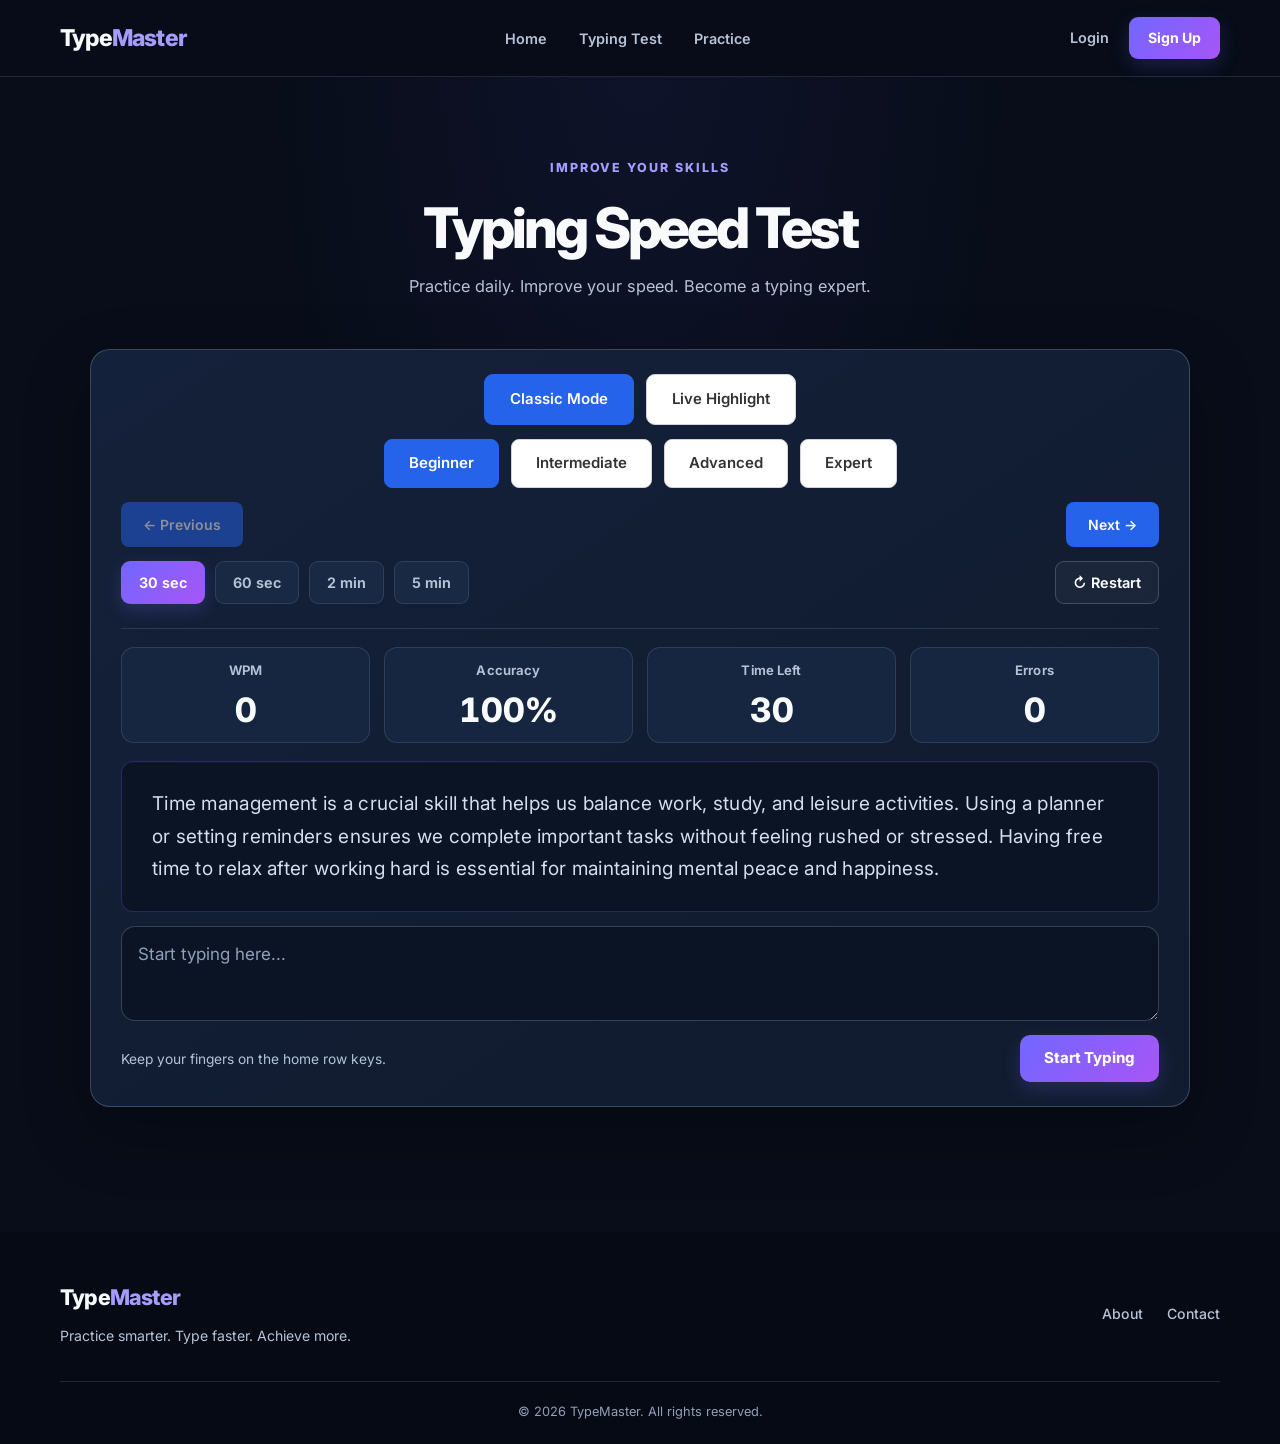
<file: frontend/pages/practice.html>
<!DOCTYPE html>
<html lang="en">
<head>
    <meta charset="UTF-8">
    <meta name="viewport" content="width=device-width, initial-scale=1.0">

    <title>Typing Test | TypeMaster</title>

    <link rel="stylesheet" href="../css/style.css">
    <link rel="stylesheet" href="../css/themes.css">
    <link rel="stylesheet" href="../css/responsive.css">
    <link rel="stylesheet" href="../css/typing.css">
</head>

<body>

<header class="header">
    <nav class="navbar">
        <a href="../index.html" class="logo">
            Type<span>Master</span>
        </a>

        <ul class="nav-links">
            <li><a href="../index.html">Home</a></li>
            <li><a href="practice.html">Typing Test</a></li>
            <li><a href="lessons.html">Practice</a></li>
</ul>

        <div class="nav-actions">
            <a href="login.html" class="login-btn">Login</a>
            <a href="register.html" class="signup-btn">Sign Up</a>
        </div>
    </nav>
</header>

<main class="typing-page">

    <section class="typing-heading">
        <span>IMPROVE YOUR SKILLS</span>
        <h1>Typing Speed Test</h1>
        <p>Practice daily. Improve your speed. Become a typing expert.</p>
    </section>

    <section class="typing-container">

        <!-- Typing Mode Selection -->
        <div class="typing-mode-options">

            <button class="mode-btn active" data-mode="classic">
                Classic Mode
            </button>

            <button class="mode-btn" data-mode="highlight">
                Live Highlight
            </button>

        </div>

<!-- Difficulty Selection -->
<div class="difficulty-options">
    <button class="difficulty-btn active" data-difficulty="easy">Beginner</button>
    <button class="difficulty-btn" data-difficulty="normal">Intermediate</button>
    <button class="difficulty-btn" data-difficulty="hard">Advanced</button>
    <button class="difficulty-btn" data-difficulty="fullHard">Expert</button>
</div>


        <!-- Paragraph Navigation -->
        <div class="paragraph-navigation">
            <button id="previousBtn">← Previous</button>
            <button id="nextBtn">Next →</button>
        </div>

        <!-- Timer Selection -->
        <div class="test-toolbar">

            <div class="duration-options">
                <button class="duration active" data-time="30">30 sec</button>
                <button class="duration" data-time="60">60 sec</button>
                <button class="duration" data-time="120">2 min</button>
                <button class="duration" data-time="300">5 min</button>
            </div>

            <button id="restartBtn" class="restart-btn">
                ↻ Restart
            </button>

        </div>

        <!-- Typing Statistics -->
        <div class="typing-stats">

            <div class="stat-box">
                <span>WPM</span>
                <h2 id="wpm">0</h2>
            </div>

            <div class="stat-box">
                <span>Accuracy</span>
                <h2 id="accuracy">100%</h2>
            </div>

            <div class="stat-box">
                <span>Time Left</span>
                <h2 id="timer">30</h2>
            </div>

            <div class="stat-box">
                <span>Errors</span>
                <h2 id="errors">0</h2>
            </div>

        </div>

        <!-- Paragraph / Live Highlight Typing Area -->
        <div class="passage-box">
            <div id="passage">Loading paragraph...</div>
        </div>

        <!-- Classic Mode Typing Area -->
        <textarea
            id="typingInput"
            placeholder="Start typing here..."
            spellcheck="false"
            autocomplete="off"
            autocorrect="off"
            autocapitalize="off"
        ></textarea>

        <!-- Typing Actions -->
        <div class="typing-actions">
            <p>Keep your fingers on the home row keys.</p>

            <button id="startBtn" class="start-btn">
                Start Typing
            </button>
        </div>

        <!-- Result -->
        <div id="result" class="result-box" hidden>

            <h2>Test Completed!</h2>
            <p>Your typing performance</p>

            <h3 id="finalWpm">0 WPM</h3>
            <p id="finalAccuracy">Accuracy: 0%</p>

            <button id="tryAgainBtn">Try Again</button>

        </div>

    </section>

</main>

<footer class="footer">

    <div class="footer-content">

        <div>
            <a href="../index.html" class="logo">
                Type<span>Master</span>
            </a>

            <p>Practice smarter. Type faster. Achieve more.</p>
        </div>

        <div class="footer-links">
            <a href="about.html">About</a>
            <a href="contact.html">Contact</a>
</div>

    </div>

    <p class="copyright">
        © 2026 TypeMaster. All rights reserved.
    </p>

</footer>

<!-- Paragraphs must load before typing engine -->
<script src="../js/paragraphs.js"></script>
<script src="../js/typing-engine.js"></script>

</body>
</html>
</file>
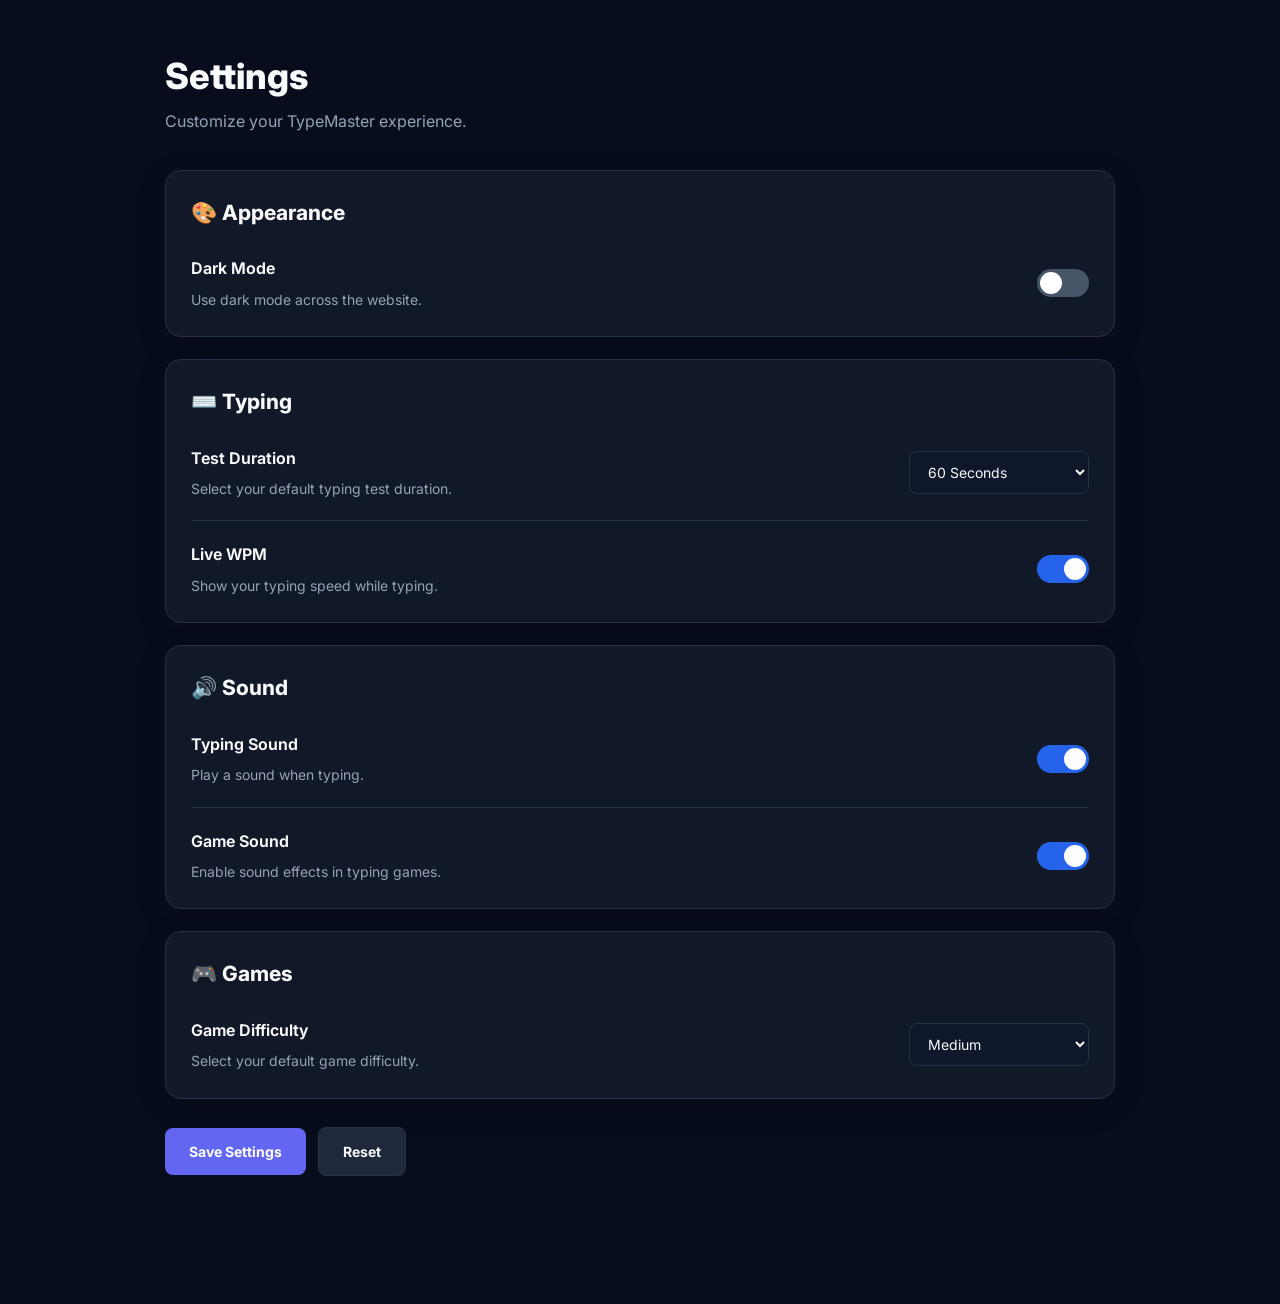
<file: frontend/pages/settings.html>
<!DOCTYPE html>
<html lang="en">
<head>
    <meta charset="UTF-8">
    <meta name="viewport" content="width=device-width, initial-scale=1.0">

    <meta
        name="description"
        content="Customize your TypeMaster typing experience."
    >

    <title>Settings - TypeMaster</title>

    <!-- Main Website CSS -->
<link rel="stylesheet" href="../css/style.css">

<!-- Theme CSS -->
<link rel="stylesheet" href="../css/themes.css">
    <style>
        /* ==========================================
           TYPEMASTER SETTINGS PAGE
        ========================================== */

        :root {
            --settings-bg: #080d1d;
            --settings-card: #111827;
            --settings-card-hover: #151f33;
            --settings-text: #f8fafc;
            --settings-muted: #94a3b8;
            --settings-border: #263244;
            --settings-primary: #6366f1;
            --settings-primary-hover: #7c3aed;
        }


        /* ==========================================
           PAGE
        ========================================== */

        body {
            background: var(--settings-bg);
        }

        .settings-page {
            width: 100%;
            max-width: 1000px;
            margin: 0 auto;
            padding: 55px 25px 90px;
            color: var(--settings-text);
        }


        /* ==========================================
           HEADER
        ========================================== */

        .settings-header {
            margin-bottom: 35px;
        }

        .settings-header h1 {
            margin: 0 0 10px;
            color: var(--settings-text);
            font-size: 36px;
            font-weight: 800;
            line-height: 1.2;
        }

        .settings-header p {
            margin: 0;
            color: var(--settings-muted);
            font-size: 16px;
        }


        /* ==========================================
           SETTINGS CARD
        ========================================== */

        .settings-section {
            background: var(--settings-card);
            border: 1px solid var(--settings-border);
            border-radius: 16px;
            padding: 25px;
            margin-bottom: 22px;
            color: var(--settings-text);
            box-shadow: 0 8px 30px rgba(0, 0, 0, 0.15);
        }

        .settings-section h2 {
            margin: 0 0 20px;
            color: var(--settings-text);
            font-size: 21px;
            font-weight: 750;
        }


        /* ==========================================
           SETTING ROW
        ========================================== */

        .setting-row {
            display: flex;
            justify-content: space-between;
            align-items: center;

            gap: 25px;
            padding: 20px 0;

            border-bottom: 1px solid var(--settings-border);
        }

        .setting-row:last-child {
            border-bottom: none;
            padding-bottom: 0;
        }

        .setting-row:first-of-type {
            padding-top: 5px;
        }


        /* ==========================================
           TEXT
        ========================================== */

        .setting-info {
            flex: 1;
            min-width: 0;
        }

        .setting-info h3 {
            margin: 0 0 7px;
            color: var(--settings-text);
            font-size: 16px;
            font-weight: 650;
        }

        .setting-info p {
            margin: 0;
            color: var(--settings-muted);
            font-size: 14px;
            line-height: 1.6;
        }


        /* ==========================================
           SELECT
        ========================================== */

        .setting-select {
            min-width: 180px;

            padding: 11px 14px;

            border: 1px solid var(--settings-border);
            border-radius: 8px;

            background: #0f172a;
            color: var(--settings-text);

            font-size: 14px;
            outline: none;

            cursor: pointer;

            transition:
                border-color 0.2s ease,
                background 0.2s ease;
        }

        .setting-select:hover {
            border-color: #3b82f6;
        }

        .setting-select:focus {
            border-color: #6366f1;
        }

        .setting-select option {
            background: #111827;
            color: #f8fafc;
        }


        /* ==========================================
           TOGGLE SWITCH
        ========================================== */

        .switch {
            position: relative;

            display: inline-block;

            width: 52px;
            height: 28px;

            flex-shrink: 0;
        }

        .switch input {
            opacity: 0;
            width: 0;
            height: 0;
        }

        .slider {
            position: absolute;
            inset: 0;

            background: #475569;

            border-radius: 30px;

            cursor: pointer;

            transition: background 0.25s ease;
        }

        .slider::before {
            content: "";

            position: absolute;

            width: 22px;
            height: 22px;

            left: 3px;
            top: 3px;

            background: #ffffff;

            border-radius: 50%;

            transition:
                transform 0.25s ease,
                background 0.25s ease;
        }

        .switch input:checked + .slider {
            background: #2563eb;
        }

        .switch input:checked + .slider::before {
            transform: translateX(24px);
        }


        /* ==========================================
           BUTTONS
        ========================================== */

        .settings-actions {
            display: flex;
            align-items: center;

            gap: 12px;

            margin-top: 28px;
        }

        .settings-btn {
            border: none;

            padding: 12px 24px;

            border-radius: 8px;

            font-size: 14px;
            font-weight: 700;

            cursor: pointer;

            transition:
                transform 0.2s ease,
                opacity 0.2s ease,
                background 0.2s ease;
        }

        .settings-btn:hover {
            transform: translateY(-1px);
        }

        .save-btn {
            background: var(--settings-primary);
            color: #ffffff;
        }

        .save-btn:hover {
            background: var(--settings-primary-hover);
        }

        .reset-btn {
            background: #1e293b;
            color: #f8fafc;

            border: 1px solid var(--settings-border);
        }

        .reset-btn:hover {
            background: #263449;
        }


        /* ==========================================
           MESSAGE
        ========================================== */

        #settingsMessage {
            margin-top: 18px;

            min-height: 20px;

            color: #4ade80;

            font-size: 14px;
            font-weight: 600;
        }


        /* ==========================================
           MOBILE
        ========================================== */

        @media (max-width: 650px) {

            .settings-page {
                padding: 35px 15px 60px;
            }

            .settings-header h1 {
                font-size: 29px;
            }

            .settings-section {
                padding: 20px;
            }

            .setting-row {
                flex-direction: column;
                align-items: flex-start;
            }

            .setting-select {
                width: 100%;
            }

            .switch {
                margin-top: 5px;
            }

            .settings-actions {
                flex-direction: column;
                align-items: stretch;
            }

            .settings-btn {
                width: 100%;
            }
        }
    </style>
</head>

<body>

    <!-- ==========================================
         SETTINGS PAGE
    ========================================== -->

    <main class="settings-page">

        <!-- HEADER -->
        <div class="settings-header">

            <h1>
                Settings
            </h1>

            <p>
                Customize your TypeMaster experience.
            </p>

        </div>


        <!-- ======================================
             APPEARANCE
        ======================================= -->

        <section class="settings-section">

            <h2>
                🎨 Appearance
            </h2>

            <div class="setting-row">

                <div class="setting-info">

                    <h3>
                        Dark Mode
                    </h3>

                    <p>
                        Use dark mode across the website.
                    </p>

                </div>

                <label class="switch">

                    <input
                        type="checkbox"
                        id="darkMode"
                    >

                    <span class="slider"></span>

                </label>

            </div>

        </section>


        <!-- ======================================
             TYPING
        ======================================= -->

        <section class="settings-section">

            <h2>
                ⌨️ Typing
            </h2>

            <div class="setting-row">

                <div class="setting-info">

                    <h3>
                        Test Duration
                    </h3>

                    <p>
                        Select your default typing test duration.
                    </p>

                </div>

                <select
                    id="testDuration"
                    class="setting-select"
                >

                    <option value="30">
                        30 Seconds
                    </option>

                    <option value="60">
                        60 Seconds
                    </option>

                    <option value="120">
                        2 Minutes
                    </option>

                    <option value="300">
                        5 Minutes
                    </option>

                </select>

            </div>


            <div class="setting-row">

                <div class="setting-info">

                    <h3>
                        Live WPM
                    </h3>

                    <p>
                        Show your typing speed while typing.
                    </p>

                </div>

                <label class="switch">

                    <input
                        type="checkbox"
                        id="liveWpm"
                    >

                    <span class="slider"></span>

                </label>

            </div>

        </section>


        <!-- ======================================
             SOUND
        ======================================= -->

        <section class="settings-section">

            <h2>
                🔊 Sound
            </h2>

            <div class="setting-row">

                <div class="setting-info">

                    <h3>
                        Typing Sound
                    </h3>

                    <p>
                        Play a sound when typing.
                    </p>

                </div>

                <label class="switch">

                    <input
                        type="checkbox"
                        id="typingSound"
                    >

                    <span class="slider"></span>

                </label>

            </div>


            <div class="setting-row">

                <div class="setting-info">

                    <h3>
                        Game Sound
                    </h3>

                    <p>
                        Enable sound effects in typing games.
                    </p>

                </div>

                <label class="switch">

                    <input
                        type="checkbox"
                        id="gameSound"
                    >

                    <span class="slider"></span>

                </label>

            </div>

        </section>


        <!-- ======================================
             GAMES
        ======================================= -->

        <section class="settings-section">

            <h2>
                🎮 Games
            </h2>

            <div class="setting-row">

                <div class="setting-info">

                    <h3>
                        Game Difficulty
                    </h3>

                    <p>
                        Select your default game difficulty.
                    </p>

                </div>

                <select
                    id="gameDifficulty"
                    class="setting-select"
                >

                    <option value="easy">
                        Easy
                    </option>

                    <option value="medium">
                        Medium
                    </option>

                    <option value="hard">
                        Hard
                    </option>

                </select>

            </div>

        </section>


        <!-- ======================================
             ACTIONS
        ======================================= -->

        <div class="settings-actions">

            <button
                type="button"
                id="saveSettings"
                class="settings-btn save-btn"
            >
                Save Settings
            </button>


            <button
                type="button"
                id="resetSettings"
                class="settings-btn reset-btn"
            >
                Reset
            </button>

        </div>


        <!-- STATUS MESSAGE -->

        <p id="settingsMessage"></p>

    </main>


    <!-- Settings JavaScript -->
    <script src="../js/settings.js"></script>

</body>
</html>
</file>
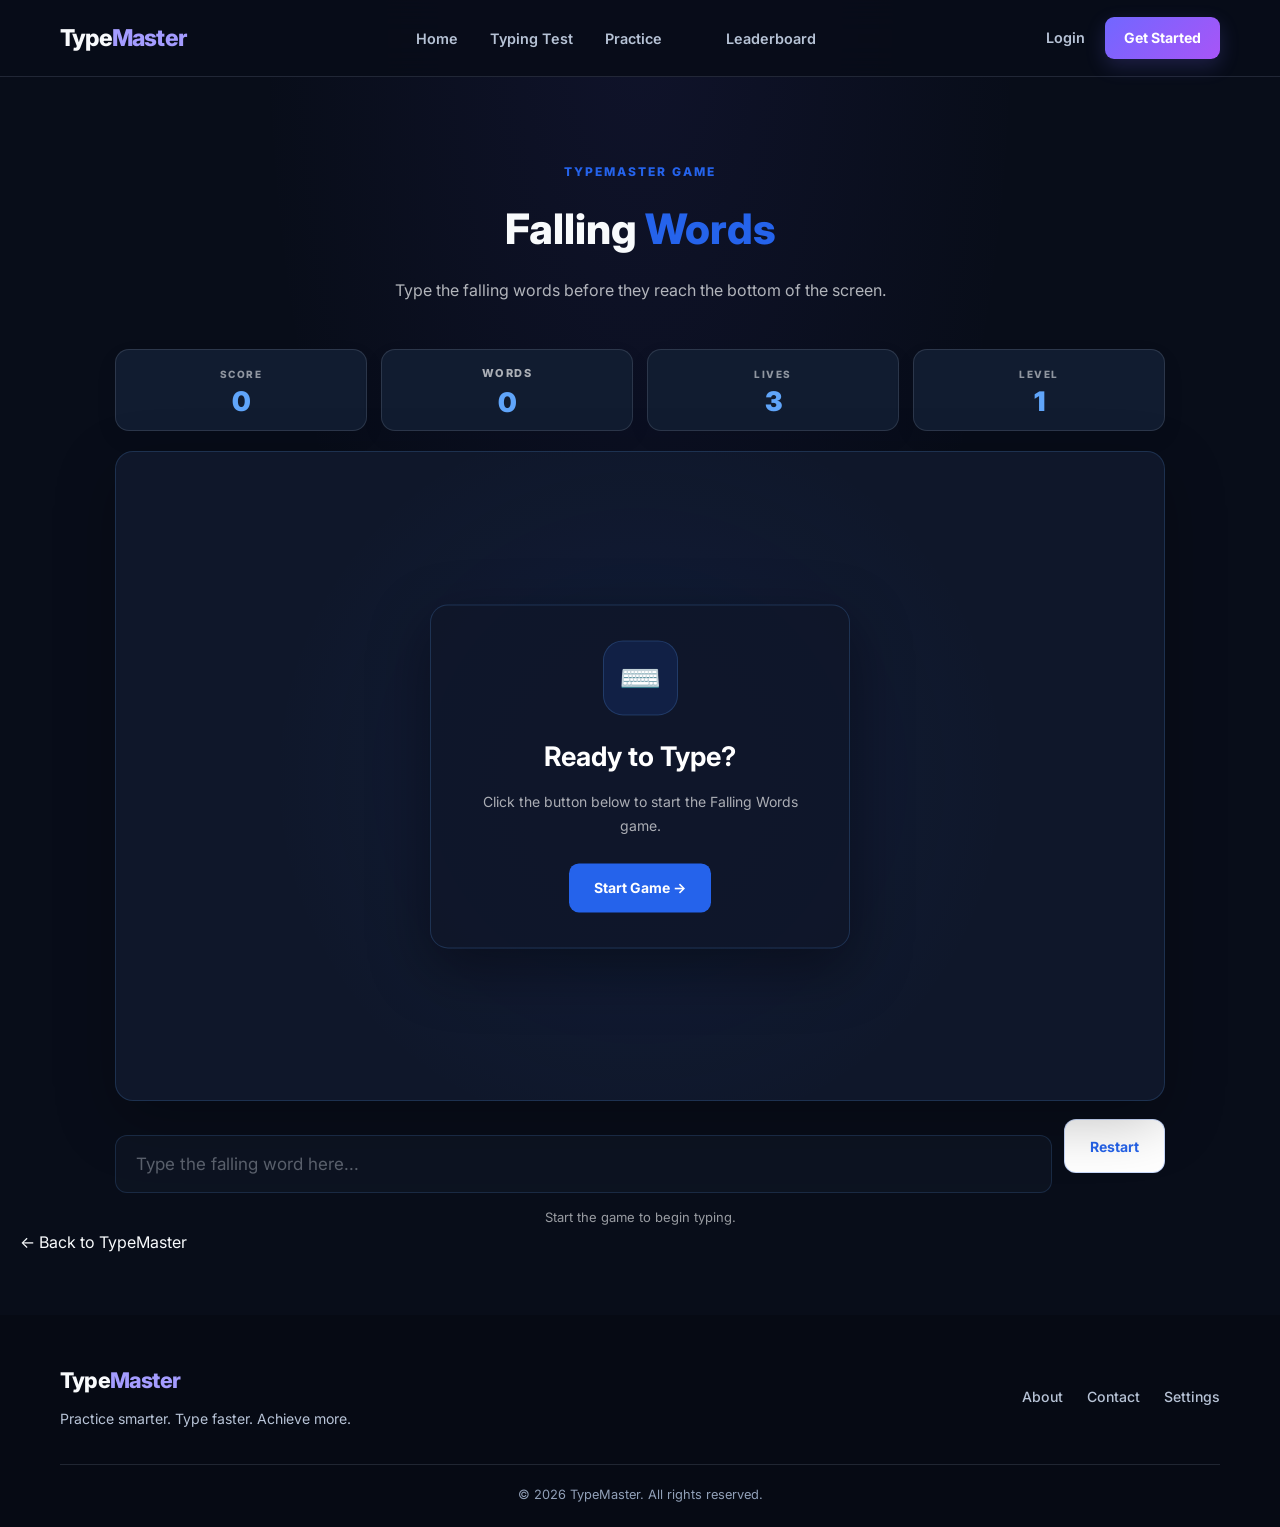
<file: frontend/pages/games/falling-words.html>
<!DOCTYPE html>
<html lang="en">

<head>
    <meta charset="UTF-8">

    <meta name="viewport" content="width=device-width, initial-scale=1.0">

    <meta
        name="description"
        content="TypeMaster Falling Words typing game - improve your typing speed and accuracy."
    >

    <title>Falling Words - TypeMaster</title>

    <!-- Main Website CSS -->
    <link rel="stylesheet" href="../../css/style.css">
    <link rel="stylesheet" href="../../css/themes.css">
    <link rel="stylesheet" href="../../css/responsive.css">

    <!-- Game CSS -->
    <link rel="stylesheet" href="../../css/falling-words.css">
</head>


<body>


    <!-- ==========================================
         HEADER
    =========================================== -->

    <header class="header">

        <nav class="navbar">

            <a href="../../index.html" class="logo">
                Type<span>Master</span>
            </a>


            <ul class="nav-links">

                <li>
                    <a href="../../index.html">
                        Home
                    </a>
                </li>

                <li>
                    <a href="../practice.html">
                        Typing Test
                    </a>
                </li>

                <li>
                    <a href="../lessons.html">
                        Practice
                    </a>
                </li>

                <li>
</li>

                <li>
                    <a href="../leaderboard.html">
                        Leaderboard
                    </a>
                </li>

            </ul>


            <div class="nav-actions">

                <a href="../login.html" class="login-btn">
                    Login
                </a>

                <a href="../register.html" class="signup-btn">
                    Get Started
                </a>

            </div>

        </nav>

    </header>



    <!-- ==========================================
         GAME PAGE
    =========================================== -->

    <main class="falling-words-page">


        <!-- Game Heading -->

        <section class="game-heading">

            <span class="game-label">
                TYPEMASTER GAME
            </span>

            <h1>
                Falling <span>Words</span>
            </h1>

            <p>
                Type the falling words before they reach
                the bottom of the screen.
            </p>

        </section>



        <!-- ==========================================
             GAME AREA
        =========================================== -->

        <section class="game-wrapper">


            <!-- Game Stats -->

            <div class="game-stats">


                <div class="stat-box">

                    <span>
                        SCORE
                    </span>

                    <strong id="score">
                        0
                    </strong>

                </div>


               <div class="stat-box">

    <small>
        WORDS
    </small>

    <strong id="wordsTyped">
        0
    </strong>

</div>

                <div class="stat-box">

                    <span>
                        LIVES
                    </span>

                    <strong id="lives">
                        3
                    </strong>

                </div>


                <div class="stat-box">

                    <span>
                        LEVEL
                    </span>

                    <strong id="level">
                        1
                    </strong>

                </div>

            </div>



            <!-- Game Screen -->

            <div class="game-screen" id="gameScreen">

                <div class="game-start-message" id="startMessage">

                    <div class="start-icon">
                        ⌨️
                    </div>

                    <h2>
                        Ready to Type?
                    </h2>

                    <p>
                        Click the button below to start
                        the Falling Words game.
                    </p>

                    <button
                        id="startGameButton"
                        class="start-game-btn"
                        type="button"
                    >
                        Start Game →
                    </button>

                </div>


                <!-- Falling words will appear here -->

            </div>



            <!-- Typing Input -->

            <div class="typing-area">

                <input
                    type="text"
                    id="wordInput"
                    placeholder="Type the falling word here..."
                    autocomplete="off"
                    spellcheck="false"
                    disabled
                >

                <button
                    id="restartButton"
                    class="restart-btn"
                    type="button"
                >
                    Restart
                </button>

            </div>


            <!-- Game Status -->

            <div
                id="gameStatus"
                class="game-status"
            >
                Start the game to begin typing.
            </div>

        </section>



        <!-- Back Button -->

        <div class="back-to-games">

            <a href="../../index.html">
                ← Back to TypeMaster
            </a>

        </div>

    </main>



    <!-- ==========================================
         FOOTER
    =========================================== -->

    <footer class="footer">

        <div class="footer-content">

            <div>

                <a href="../../index.html" class="logo">
                    Type<span>Master</span>
                </a>

                <p>
                    Practice smarter. Type faster. Achieve more.
                </p>

            </div>


            <div class="footer-links">

                <a href="../about.html">
                    About
                </a>

                <a href="../contact.html">
                    Contact
                </a>
<a href="../settings.html">
                    Settings
                </a>

            </div>

        </div>


        <p class="copyright">
            © 2026 TypeMaster. All rights reserved.
        </p>

    </footer>



    <!-- Main Website JavaScript -->
    <script src="../../js/app.js"></script>

    <!-- Falling Words JavaScript -->
    <script src="../../js/falling-words.js"></script>

</body>

</html>
</file>
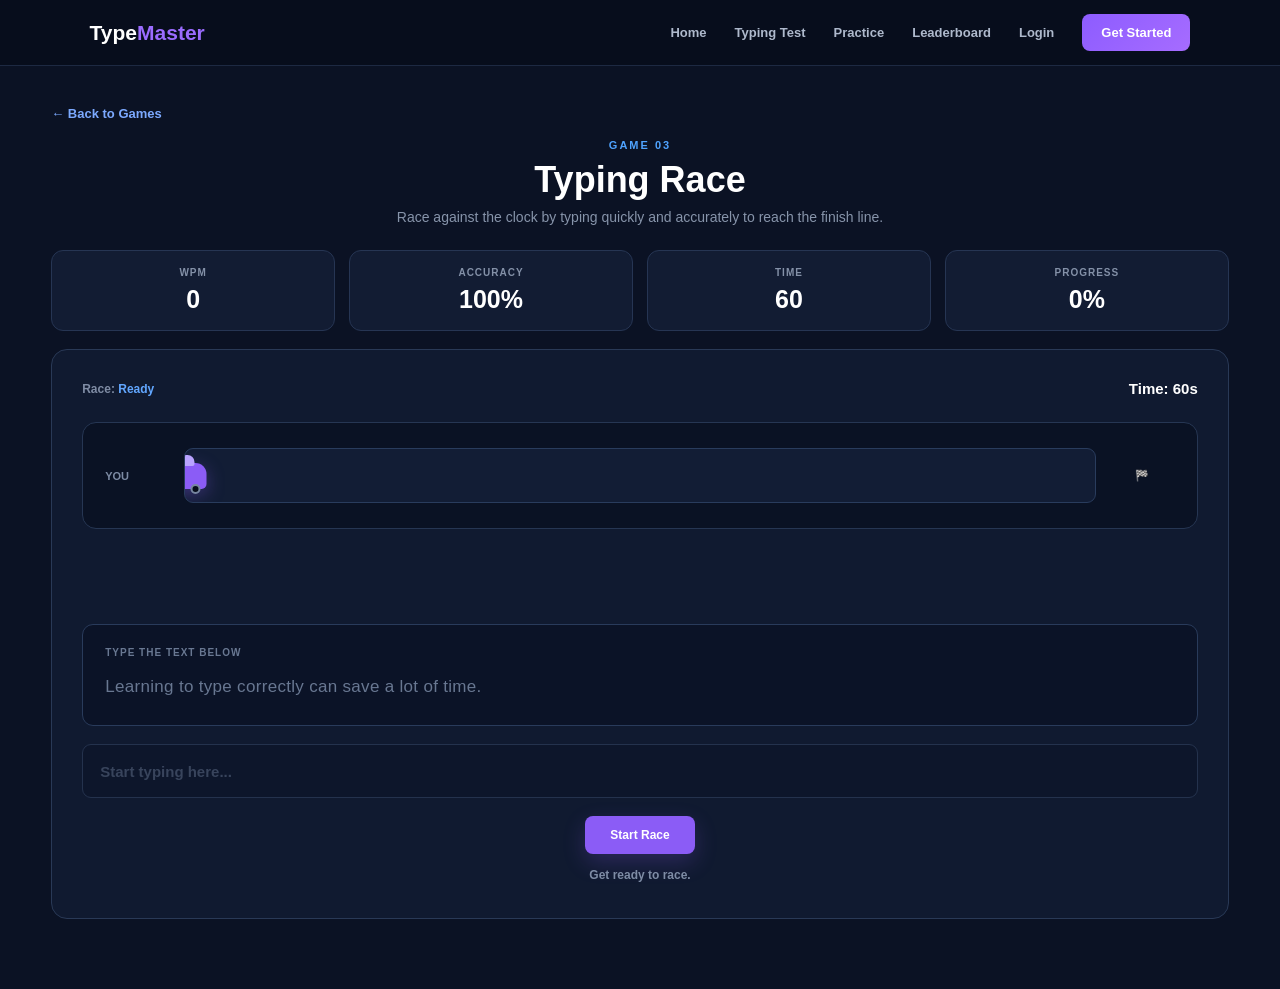
<file: frontend/pages/games/typing-race.html>
<!DOCTYPE html>
<html lang="en">
<head>
    <meta charset="UTF-8">
    <meta name="viewport" content="width=device-width, initial-scale=1.0">

    <meta name="description"
          content="Play Typing Race and improve your typing speed and accuracy.">

    <title>TypeMaster - Typing Race</title>

    <style>

        * {
            box-sizing: border-box;
            margin: 0;
            padding: 0;
        }

        body {
            font-family: Arial, Helvetica, sans-serif;
            background: #0b1224;
            color: #ffffff;
            min-height: 100vh;
        }

        /* =========================
           NAVBAR
        ========================= */

        .navbar {
            height: 66px;
            background: #070d1c;
            border-bottom: 1px solid #1d2942;

            display: flex;
            align-items: center;
            justify-content: space-between;

            padding: 0 7%;
        }

        .logo {
            font-size: 21px;
            font-weight: 800;
            color: #ffffff;
            text-decoration: none;
        }

        .logo span {
            color: #9b6cff;
        }

        .nav-links {
            display: flex;
            align-items: center;
            gap: 28px;
        }

        .nav-links a {
            color: #aeb9cc;
            text-decoration: none;
            font-size: 13px;
            font-weight: 600;
        }

        .nav-links a:hover {
            color: #ffffff;
        }

        .get-started {
            background: linear-gradient(135deg, #8d5cff, #a66cff);
            color: #ffffff !important;
            padding: 11px 19px;
            border-radius: 8px;
        }

        /* =========================
           PAGE
        ========================= */

        .game-page {
            width: 92%;
            max-width: 1180px;
            margin: 38px auto 70px;
        }

        .back-link {
            display: inline-block;
            color: #7ca9ff;
            text-decoration: none;
            font-size: 13px;
            font-weight: 600;
            margin-bottom: 18px;
        }

        .game-header {
            text-align: center;
            margin-bottom: 25px;
        }

        .game-label {
            color: #4fa3ff;
            font-size: 11px;
            font-weight: 800;
            letter-spacing: 2px;
            margin-bottom: 8px;
        }

        .game-header h1 {
            font-size: 36px;
            margin-bottom: 8px;
        }

        .game-header p {
            color: #8794aa;
            font-size: 14px;
        }

        /* =========================
           STATS
        ========================= */

        .stats {
            display: grid;
            grid-template-columns: repeat(4, 1fr);
            gap: 14px;
            margin-bottom: 18px;
        }

        .stat-box {
            background: #121c33;
            border: 1px solid #263553;
            border-radius: 12px;
            padding: 16px;
            text-align: center;
        }

        .stat-label {
            display: block;
            color: #8491a8;
            font-size: 10px;
            font-weight: 800;
            letter-spacing: 1px;
            margin-bottom: 7px;
        }

        .stat-value {
            display: block;
            font-size: 25px;
            font-weight: 900;
        }

        /* =========================
           GAME BOX
        ========================= */

        .game-container {
            background: #101a30;
            border: 1px solid #293956;
            border-radius: 16px;
            padding: 30px;
        }

        .game-top {
            display: flex;
            align-items: center;
            justify-content: space-between;
            margin-bottom: 25px;
        }

        .race-status {
            color: #7f8ca4;
            font-size: 12px;
            font-weight: 700;
        }

        .race-status span {
            color: #62a7ff;
        }

        .timer {
            color: #ffffff;
            font-size: 15px;
            font-weight: 900;
        }

        /* =========================
           RACE TRACK
        ========================= */

        .track {
            background: #0a1224;
            border: 1px solid #263653;
            border-radius: 14px;
            padding: 25px 22px;
            margin-bottom: 25px;
        }

        .track-row {
            display: flex;
            align-items: center;
            gap: 14px;
        }

        .track-label {
            width: 65px;
            color: #7d8ba4;
            font-size: 11px;
            font-weight: 800;
        }

        .track-line {
            flex: 1;
            height: 55px;
            background: #121d35;
            border: 1px solid #293c5d;
            border-radius: 9px;
            position: relative;
            overflow: hidden;
        }

        .progress {
            position: absolute;
            left: 0;
            top: 0;
            bottom: 0;

            width: 0%;

            background:
                linear-gradient(
                    90deg,
                    rgba(91, 76, 180, 0.25),
                    rgba(139, 92, 246, 0.55)
                );

            transition: width 0.15s linear;
        }

        .car {
            position: absolute;
            top: 50%;
            left: 0%;

            transform: translate(-50%, -50%);

            width: 43px;
            height: 26px;

            background: #8b5cf6;

            border-radius: 8px 11px 5px 5px;

            box-shadow:
                0 5px 18px rgba(139, 92, 246, 0.35);

            transition: left 0.15s linear;
        }

        .car::before {
            content: "";
            position: absolute;

            width: 22px;
            height: 11px;

            background: #b9a3ff;

            border-radius: 7px 7px 2px 2px;

            top: -8px;
            left: 9px;
        }

        .wheel {
            position: absolute;

            width: 10px;
            height: 10px;

            background: #070d1c;
            border: 2px solid #7785a0;

            border-radius: 50%;

            bottom: -5px;
        }

        .wheel-one {
            left: 6px;
        }

        .wheel-two {
            right: 6px;
        }

        .finish {
            width: 65px;
            color: #d8dff0;
            font-size: 11px;
            font-weight: 900;
            text-align: center;
        }

        /* =========================
           COUNTDOWN
        ========================= */

        .countdown {
            text-align: center;
            font-size: 42px;
            font-weight: 900;
            min-height: 52px;
            margin-bottom: 18px;
        }

        /* =========================
           TEXT
        ========================= */

        .text-box {
            background: #0b1327;
            border: 1px solid #293b5b;
            border-radius: 11px;
            padding: 22px;
            margin-bottom: 18px;
        }

        .text-label {
            color: #697892;
            font-size: 10px;
            font-weight: 800;
            letter-spacing: 1px;
            margin-bottom: 13px;
        }

        #raceText {
            color: #dce3f2;
            font-size: 17px;
            line-height: 1.9;
            letter-spacing: 0.3px;
            user-select: none;
        }

        .char-correct {
            color: #59d98c;
        }

        .char-current {
            color: #ffffff;
            background: #8b5cf6;
            border-radius: 3px;
            padding: 2px 1px;
        }

        .char-wrong {
            color: #ff6678;
            background: rgba(255, 76, 99, 0.12);
            border-radius: 3px;
        }

        .char-pending {
            color: #687791;
        }

        /* =========================
           INPUT
        ========================= */

        #typingInput {
            width: 100%;
            height: 54px;

            background: #0b1327;
            border: 1px solid #354766;
            border-radius: 9px;

            color: #ffffff;

            padding: 0 17px;

            font-size: 15px;
            font-weight: 600;

            outline: none;
        }

        #typingInput:focus {
            border-color: #8b5cf6;
            box-shadow: 0 0 0 3px rgba(139, 92, 246, 0.12);
        }

        #typingInput:disabled {
            opacity: 0.55;
            cursor: not-allowed;
        }

        #typingInput::placeholder {
            color: #596780;
        }

        /* =========================
           BUTTONS
        ========================= */

        .controls {
            display: flex;
            justify-content: center;
            gap: 12px;
            margin-top: 18px;
        }

        .btn {
            border: none;
            border-radius: 8px;

            padding: 12px 25px;

            color: #ffffff;

            font-size: 12px;
            font-weight: 800;

            cursor: pointer;
        }

        .start-btn {
            background: #8b5cf6;
            box-shadow: 0 8px 22px rgba(139, 92, 246, 0.22);
        }

        .start-btn:hover {
            background: #9a6cff;
        }

        .restart-btn {
            display: none;
            background: #263552;
        }

        .restart-btn:hover {
            background: #334566;
        }

        .message {
            text-align: center;
            min-height: 20px;
            margin-top: 14px;

            color: #7e8ca5;
            font-size: 12px;
            font-weight: 600;
        }

        /* =========================
           RESULT
        ========================= */

        .result {
            display: none;
            margin-top: 22px;
            background: #131e35;
            border: 1px solid #334665;
            border-radius: 13px;
            padding: 27px;
            text-align: center;
        }

        .result.show {
            display: block;
        }

        .result h2 {
            font-size: 27px;
            margin-bottom: 8px;
        }

        .result p {
            color: #8794aa;
            font-size: 13px;
            margin-bottom: 20px;
        }

        .result-stats {
            display: grid;
            grid-template-columns: repeat(3, 1fr);
            gap: 12px;
            margin-bottom: 22px;
        }

        .result-stat {
            background: #0d162b;
            border: 1px solid #263653;
            border-radius: 9px;
            padding: 14px;
        }

        .result-stat strong {
            display: block;
            font-size: 23px;
            margin-bottom: 4px;
        }

        .result-stat span {
            color: #718099;
            font-size: 10px;
            font-weight: 800;
            letter-spacing: 1px;
        }

        /* =========================
           RESPONSIVE
        ========================= */

        @media (max-width: 800px) {

            .navbar {
                padding: 0 4%;
            }

            .nav-links {
                gap: 12px;
            }

            .stats {
                grid-template-columns: repeat(2, 1fr);
            }

            .game-container {
                padding: 20px;
            }

            .game-header h1 {
                font-size: 30px;
            }

            .track {
                padding: 18px 12px;
            }

            .track-label {
                display: none;
            }

            .finish {
                width: 40px;
            }
        }

        @media (max-width: 560px) {

            .nav-links a:not(.get-started) {
                display: none;
            }

            .navbar {
                height: 60px;
            }

            .game-page {
                width: 94%;
                margin-top: 25px;
            }

            .game-container {
                padding: 15px;
            }

            .game-top {
                margin-bottom: 18px;
            }

            #raceText {
                font-size: 15px;
            }

            .result-stats {
                grid-template-columns: 1fr;
            }
        }

    </style>
</head>

<body>

    <!-- =========================
         NAVBAR
    ========================= -->

    <nav class="navbar">

        <a href="../../index.html" class="logo">
            Type<span>Master</span>
        </a>

        <div class="nav-links">

            <a href="../../index.html">
                Home
            </a>

            <a href="../typing-test.html">
                Typing Test
            </a>

            <a href="../practice.html">
                Practice
            </a>
<a href="../leaderboard.html">
                Leaderboard
            </a>

            <a href="../login.html">
                Login
            </a>

            <a href="../register.html" class="get-started">
                Get Started
            </a>

        </div>

    </nav>


    <!-- =========================
         GAME PAGE
    ========================= -->

    <main class="game-page">

        <a href="../../index.html" class="back-link">
            ← Back to Games
        </a>


        <div class="game-header">

            <div class="game-label">
                GAME 03
            </div>

            <h1>
                Typing Race
            </h1>

            <p>
                Race against the clock by typing quickly and accurately to reach the finish line.
            </p>

        </div>


        <!-- =========================
             STATS
        ========================= -->

        <div class="stats">

            <div class="stat-box">

                <span class="stat-label">
                    WPM
                </span>

                <span class="stat-value" id="wpm">
                    0
                </span>

            </div>


            <div class="stat-box">

                <span class="stat-label">
                    ACCURACY
                </span>

                <span class="stat-value" id="accuracy">
                    100%
                </span>

            </div>


            <div class="stat-box">

                <span class="stat-label">
                    TIME
                </span>

                <span class="stat-value" id="time">
                    60
                </span>

            </div>


            <div class="stat-box">

                <span class="stat-label">
                    PROGRESS
                </span>

                <span class="stat-value" id="progressText">
                    0%
                </span>

            </div>

        </div>


        <!-- =========================
             GAME
        ========================= -->

        <section class="game-container">

            <div class="game-top">

                <div class="race-status">
                    Race:
                    <span id="raceStatus">
                        Ready
                    </span>
                </div>

                <div class="timer">
                    Time:
                    <span id="timer">
                        60
                    </span>s
                </div>

            </div>


            <!-- RACE TRACK -->

            <div class="track">

                <div class="track-row">

                    <div class="track-label">
                        YOU
                    </div>

                    <div class="track-line">

                        <div
                            class="progress"
                            id="progressBar">
                        </div>

                        <div
                            class="car"
                            id="car">

                            <div class="wheel wheel-one"></div>
                            <div class="wheel wheel-two"></div>

                        </div>

                    </div>

                    <div class="finish">
                        🏁
                    </div>

                </div>

            </div>


            <!-- COUNTDOWN -->

            <div
                class="countdown"
                id="countdown">
            </div>


            <!-- TEXT -->

            <div class="text-box">

                <div class="text-label">
                    TYPE THE TEXT BELOW
                </div>

                <div id="raceText">
                    Click Start Race to begin.
                </div>

            </div>


            <!-- INPUT -->

            <input
                type="text"
                id="typingInput"
                placeholder="Start typing here..."
                autocomplete="off"
                autocorrect="off"
                autocapitalize="off"
                spellcheck="false"
                disabled
            >


            <!-- BUTTONS -->

            <div class="controls">

                <button
                    class="btn start-btn"
                    id="startButton">
                    Start Race
                </button>

                <button
                    class="btn restart-btn"
                    id="restartButton">
                    Restart
                </button>

            </div>


            <div
                class="message"
                id="message">
                Get ready to race.
            </div>


            <!-- =========================
                 RESULT
            ========================= -->

            <div
                class="result"
                id="result">

                <h2>
                    🏁 Race Finished!
                </h2>

                <p>
                    Great job! Here are your race results.
                </p>


                <div class="result-stats">

                    <div class="result-stat">

                        <strong id="finalWpm">
                            0
                        </strong>

                        <span>
                            WPM
                        </span>

                    </div>


                    <div class="result-stat">

                        <strong id="finalAccuracy">
                            0%
                        </strong>

                        <span>
                            ACCURACY
                        </span>

                    </div>


                    <div class="result-stat">

                        <strong id="finalProgress">
                            0%
                        </strong>

                        <span>
                            PROGRESS
                        </span>

                    </div>

                </div>

                <button
                    class="btn start-btn"
                    id="playAgainButton">
                    Race Again
                </button>

            </div>

        </section>

    </main>


    <!-- =========================
         JAVASCRIPT
    ========================= -->

    <script>

        /* ==========================================
           RACE TEXT
        ========================================== */

        const raceTexts = [

            "The quick brown fox jumps over the lazy dog.",

            "Typing faster becomes easier when you practice every day.",

            "Good accuracy is more important than typing with speed.",

            "Learning to type correctly can save a lot of time.",

            "Technology makes communication faster and more convenient.",

            "A skilled typist can write ideas quickly without looking at the keyboard.",

            "Practice regularly and your typing speed will improve naturally.",

            "Focus on accuracy first and speed will follow with consistent practice."

        ];


        /* ==========================================
           ELEMENTS
        ========================================== */

        const wpmElement =
            document.getElementById("wpm");

        const accuracyElement =
            document.getElementById("accuracy");

        const timeElement =
            document.getElementById("time");

        const progressTextElement =
            document.getElementById("progressText");

        const timerElement =
            document.getElementById("timer");

        const raceStatus =
            document.getElementById("raceStatus");

        const countdownElement =
            document.getElementById("countdown");

        const raceTextElement =
            document.getElementById("raceText");

        const typingInput =
            document.getElementById("typingInput");

        const startButton =
            document.getElementById("startButton");

        const restartButton =
            document.getElementById("restartButton");

        const playAgainButton =
            document.getElementById("playAgainButton");

        const progressBar =
            document.getElementById("progressBar");

        const car =
            document.getElementById("car");

        const messageElement =
            document.getElementById("message");

        const result =
            document.getElementById("result");

        const finalWpm =
            document.getElementById("finalWpm");

        const finalAccuracy =
            document.getElementById("finalAccuracy");

        const finalProgress =
            document.getElementById("finalProgress");


        /* ==========================================
           VARIABLES
        ========================================== */

        let currentText = "";

        let gameStarted = false;

        let gameFinished = false;

        let timeLeft = 60;

        let timerInterval = null;

        let startTime = null;

        let totalTyped = 0;

        let correctTyped = 0;


        /* ==========================================
           RANDOM TEXT
        ========================================== */

        function getRandomText() {

            const index =
                Math.floor(
                    Math.random() *
                    raceTexts.length
                );

            return raceTexts[index];
        }


        /* ==========================================
           DISPLAY TEXT
        ========================================== */

        function renderText() {

            raceTextElement.innerHTML = "";

            for (
                let i = 0;
                i < currentText.length;
                i++
            ) {

                const span =
                    document.createElement("span");

                span.textContent =
                    currentText[i];

                span.classList.add(
                    "char-pending"
                );

                raceTextElement.appendChild(
                    span
                );
            }
        }


        /* ==========================================
           START RACE
        ========================================== */

        function startRace() {

            clearInterval(timerInterval);

            resetGameData();

            countdownElement.textContent =
                "";

            gameStarted = false;

            gameFinished = false;

            result.classList.remove("show");

            startButton.style.display =
                "none";

            restartButton.style.display =
                "inline-block";

            typingInput.disabled =
                true;

            raceStatus.textContent =
                "Starting...";

            messageElement.textContent =
                "Get ready!";

            let count = 3;

            countdownElement.textContent =
                count;

            const countdownTimer =
                setInterval(function () {

                    count--;

                    if (count > 0) {

                        countdownElement.textContent =
                            count;

                    }

                    else {

                        clearInterval(
                            countdownTimer
                        );

                        countdownElement.textContent =
                            "GO!";

                        setTimeout(function () {

                            countdownElement.textContent =
                                "";

                            beginTyping();

                        }, 600);

                    }

                }, 1000);
        }


        /* ==========================================
           BEGIN TYPING
        ========================================== */

        function beginTyping() {

            gameStarted = true;

            raceStatus.textContent =
                "Racing";

            messageElement.textContent =
                "Type the text as quickly and accurately as possible.";

            typingInput.disabled =
                false;

            typingInput.value =
                "";

            typingInput.focus();

            startTime =
                Date.now();

            startTimer();
        }


        /* ==========================================
           START TIMER
        ========================================== */

        function startTimer() {

            timerInterval =
                setInterval(function () {

                    if (!gameStarted) {
                        return;
                    }

                    timeLeft--;

                    updateTimer();

                    updateStats();

                    if (
                        timeLeft <= 0
                    ) {

                        finishRace();

                    }

                }, 1000);
        }


        /* ==========================================
           UPDATE TIMER
        ========================================== */

        function updateTimer() {

            timeElement.textContent =
                timeLeft;

            timerElement.textContent =
                timeLeft;
        }


        /* ==========================================
           INPUT
        ========================================== */

        typingInput.addEventListener(
            "input",
            function () {

                if (
                    !gameStarted ||
                    gameFinished
                ) {
                    return;
                }

                const typed =
                    typingInput.value;

                totalTyped =
                    typed.length;

                correctTyped =
                    0;

                let firstWrong =
                    false;

                const characters =
                    raceTextElement.children;

                for (
                    let i = 0;
                    i < currentText.length;
                    i++
                ) {

                    const character =
                        characters[i];

                    character.className = "";

                    if (
                        i < typed.length
                    ) {

                        if (
                            typed[i] ===
                            currentText[i]
                            &&
                            !firstWrong
                        ) {

                            character.classList.add(
                                "char-correct"
                            );

                            correctTyped++;

                        }

                        else {

                            character.classList.add(
                                "char-wrong"
                            );

                            firstWrong =
                                true;
                        }

                    }

                    else {

                        if (
                            i ===
                            typed.length
                        ) {

                            character.classList.add(
                                "char-current"
                            );

                        }

                        else {

                            character.classList.add(
                                "char-pending"
                            );
                        }
                    }
                }


                updateStats();


                /* =========================
                   FINISH WHEN TEXT COMPLETE
                ========================= */

                if (
                    typed ===
                    currentText
                ) {

                    finishRace();

                }

            }
        );


        /* ==========================================
           UPDATE STATS
        ========================================== */

        function updateStats() {

            let elapsedSeconds =
                (Date.now() -
                    startTime) /
                1000;

            if (
                elapsedSeconds < 1
            ) {
                elapsedSeconds = 1;
            }


            const minutes =
                elapsedSeconds / 60;


            const wpm =
                Math.round(
                    (
                        correctTyped /
                        5
                    ) /
                    minutes
                );


            let accuracy = 100;

            if (
                totalTyped > 0
            ) {

                accuracy =
                    Math.round(
                        (
                            correctTyped /
                            totalTyped
                        ) * 100
                    );
            }


            const progress =
                Math.min(
                    100,
                    Math.round(
                        (
                            correctTyped /
                            currentText.length
                        ) * 100
                    )
                );


            wpmElement.textContent =
                Math.max(
                    0,
                    wpm
                );

            accuracyElement.textContent =
                accuracy + "%";

            progressTextElement.textContent =
                progress + "%";

            progressBar.style.width =
                progress + "%";

            car.style.left =
                progress + "%";
        }


        /* ==========================================
           FINISH RACE
        ========================================== */

        function finishRace() {

            if (
                gameFinished
            ) {
                return;
            }

            gameFinished = true;

            gameStarted = false;

            clearInterval(
                timerInterval
            );

            typingInput.disabled =
                true;

            raceStatus.textContent =
                "Finished";

            const finalProgressValue =
                Math.min(
                    100,
                    Math.round(
                        (
                            correctTyped /
                            currentText.length
                        ) * 100
                    )
                );


            updateStats();


            finalWpm.textContent =
                wpmElement.textContent;

            finalAccuracy.textContent =
                accuracyElement.textContent;

            finalProgress.textContent =
                finalProgressValue +
                "%";


            if (
                finalProgressValue >=
                100
            ) {

                messageElement.textContent =
                    "🏆 You crossed the finish line!";

            }

            else {

                messageElement.textContent =
                    "Time is up! Try again and improve your progress.";

            }


            result.classList.add(
                "show"
            );
        }


        /* ==========================================
           RESET
        ========================================== */

        function resetGameData() {

            gameStarted = false;

            gameFinished = false;

            timeLeft = 60;

            totalTyped = 0;

            correctTyped = 0;

            startTime = null;

            currentText =
                getRandomText();

            renderText();

            typingInput.value =
                "";

            typingInput.disabled =
                true;

            wpmElement.textContent =
                "0";

            accuracyElement.textContent =
                "100%";

            timeElement.textContent =
                "60";

            timerElement.textContent =
                "60";

            progressTextElement.textContent =
                "0%";

            progressBar.style.width =
                "0%";

            car.style.left =
                "0%";

            raceStatus.textContent =
                "Ready";
        }


        /* ==========================================
           BUTTONS
        ========================================== */

        startButton.addEventListener(
            "click",
            startRace
        );

        restartButton.addEventListener(
            "click",
            startRace
        );

        playAgainButton.addEventListener(
            "click",
            startRace
        );


        /* ==========================================
           INITIAL STATE
        ========================================== */

        resetGameData();

    </script>

</body>
</html>
</file>
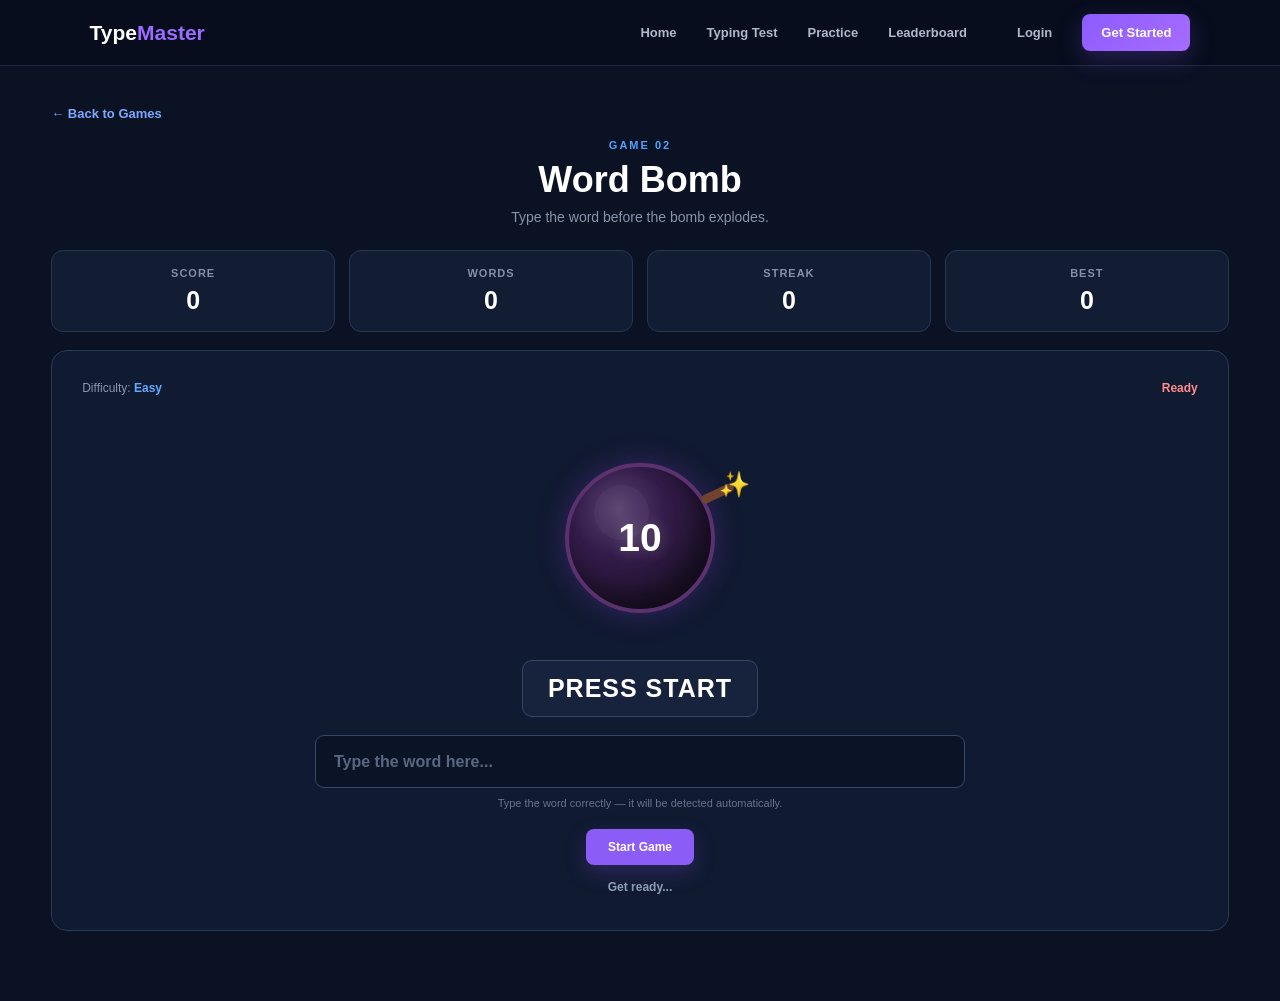
<file: frontend/pages/games/word-bomb.html>
<!DOCTYPE html>
<html lang="en">
<head>
    <meta charset="UTF-8">
    <meta name="viewport" content="width=device-width, initial-scale=1.0">

    <meta name="description" content="Play Word Bomb and improve your typing speed and accuracy.">

    <title>TypeMaster - Word Bomb</title>

    <style>
        * {
            box-sizing: border-box;
            margin: 0;
            padding: 0;
        }

        body {
            font-family: Arial, Helvetica, sans-serif;
            background: #0b1224;
            color: #ffffff;
            min-height: 100vh;
        }

        /* =========================
           NAVBAR
        ========================= */

        .navbar {
            height: 66px;
            background: #070d1c;
            border-bottom: 1px solid #1d2942;

            display: flex;
            align-items: center;
            justify-content: space-between;

            padding: 0 7%;
        }

        .logo {
            font-size: 21px;
            font-weight: 800;
            color: #ffffff;
        }

        .logo span {
            color: #9b6cff;
        }

        .nav-links {
            display: flex;
            gap: 30px;
            align-items: center;
        }

        .nav-links a {
            color: #aeb9cc;
            text-decoration: none;
            font-size: 13px;
            font-weight: 600;
            transition: 0.2s;
        }

        .nav-links a:hover {
            color: #ffffff;
        }

        .login {
            margin-left: 20px;
        }

        .get-started {
            background: linear-gradient(135deg, #8d5cff, #a66cff);
            color: white !important;
            padding: 11px 19px;
            border-radius: 8px;
            box-shadow: 0 8px 25px rgba(141, 92, 255, 0.25);
        }

        /* =========================
           PAGE
        ========================= */

        .game-page {
            width: 92%;
            max-width: 1180px;
            margin: 38px auto 70px;
        }

        .back-link {
            display: inline-block;
            color: #7ca9ff;
            text-decoration: none;
            font-size: 13px;
            font-weight: 600;
            margin-bottom: 18px;
        }

        .back-link:hover {
            color: #ffffff;
        }

        .game-header {
            text-align: center;
            margin-bottom: 25px;
        }

        .game-label {
            color: #4fa3ff;
            font-size: 11px;
            font-weight: 800;
            letter-spacing: 2px;
            margin-bottom: 8px;
        }

        .game-header h1 {
            font-size: 36px;
            margin-bottom: 8px;
        }

        .game-header p {
            color: #8794aa;
            font-size: 14px;
        }

        /* =========================
           STATS
        ========================= */

        .game-stats {
            display: grid;
            grid-template-columns: repeat(4, 1fr);
            gap: 14px;
            margin-bottom: 18px;
        }

        .stat-box {
            background: #121c33;
            border: 1px solid #263553;
            border-radius: 12px;
            padding: 16px;
            text-align: center;
        }

        .stat-label {
            display: block;
            color: #8491a8;
            font-size: 11px;
            font-weight: 700;
            letter-spacing: 1px;
            margin-bottom: 7px;
        }

        .stat-value {
            display: block;
            color: #ffffff;
            font-size: 25px;
            font-weight: 800;
        }

        /* =========================
           GAME AREA
        ========================= */

        .game-container {
            background: #101a30;
            border: 1px solid #293956;
            border-radius: 16px;
            padding: 30px;
            min-height: 570px;
            position: relative;
            overflow: hidden;
        }

        .game-top {
            display: flex;
            justify-content: space-between;
            align-items: center;
            margin-bottom: 20px;
        }

        .difficulty {
            color: #8996ac;
            font-size: 12px;
        }

        .difficulty span {
            color: #65a8ff;
            font-weight: 800;
        }

        .bomb-status {
            color: #ff8d8d;
            font-size: 12px;
            font-weight: 800;
        }

        /* =========================
           BOMB
        ========================= */

        .bomb-area {
            display: flex;
            justify-content: center;
            align-items: center;
            height: 245px;
            position: relative;
        }

        .bomb {
            width: 150px;
            height: 150px;
            border-radius: 50%;

            background:
                radial-gradient(
                    circle at 35% 30%,
                    #59406f 0%,
                    #321b49 35%,
                    #21132f 70%,
                    #120d1c 100%
                );

            border: 4px solid #5b326e;

            box-shadow:
                0 0 30px rgba(164, 68, 255, 0.25),
                inset -12px -15px 20px rgba(0, 0, 0, 0.35);

            display: flex;
            justify-content: center;
            align-items: center;

            position: relative;
            transition: 0.15s;
        }

        .bomb::before {
            content: "";
            width: 55px;
            height: 55px;
            border-radius: 50%;

            background: rgba(255, 255, 255, 0.035);

            position: absolute;
            top: 18px;
            left: 25px;
        }

        .bomb-number {
            font-size: 39px;
            font-weight: 900;
            color: #ffffff;
            text-shadow: 0 0 15px rgba(255, 255, 255, 0.25);
            z-index: 2;
        }

        .fuse {
            position: absolute;
            width: 35px;
            height: 9px;
            background: #6f432f;
            right: -24px;
            top: 22px;
            transform: rotate(-25deg);
            border-radius: 10px;
        }

        .spark {
            position: absolute;
            right: -39px;
            top: 3px;
            font-size: 25px;
        }

        .bomb.warning {
            border-color: #e9a23a;
            box-shadow:
                0 0 35px rgba(255, 159, 51, 0.45),
                inset -12px -15px 20px rgba(0, 0, 0, 0.35);
        }

        .bomb.danger {
            border-color: #ff4d65;
            box-shadow:
                0 0 45px rgba(255, 50, 70, 0.6),
                inset -12px -15px 20px rgba(0, 0, 0, 0.35);

            animation: shake 0.18s infinite;
        }

        @keyframes shake {
            0% {
                transform: translateX(0);
            }

            25% {
                transform: translateX(-3px) rotate(-1deg);
            }

            50% {
                transform: translateX(3px) rotate(1deg);
            }

            75% {
                transform: translateX(-3px) rotate(-1deg);
            }

            100% {
                transform: translateX(0);
            }
        }

        /* =========================
           WORD
        ========================= */

        .word-display {
            text-align: center;
            margin-bottom: 18px;
        }

        .word-display span {
            display: inline-block;
            background: #17233d;
            border: 1px solid #344566;
            border-radius: 10px;
            padding: 13px 25px;

            color: #ffffff;
            font-size: 25px;
            font-weight: 800;
            letter-spacing: 1px;
        }

        /* =========================
           INPUT
        ========================= */

        .input-area {
            max-width: 650px;
            margin: 0 auto;
        }

        #wordInput {
            width: 100%;
            height: 53px;

            background: #0b1327;
            border: 1px solid #354766;
            border-radius: 9px;

            color: #ffffff;

            padding: 0 18px;

            font-size: 16px;
            font-weight: 600;

            outline: none;

            transition: 0.2s;
        }

        #wordInput:focus {
            border-color: #8b5cf6;
            box-shadow: 0 0 0 3px rgba(139, 92, 246, 0.12);
        }

        #wordInput::placeholder {
            color: #596780;
        }

        .input-hint {
            text-align: center;
            color: #66748d;
            font-size: 11px;
            margin-top: 9px;
        }

        /* =========================
           BUTTONS
        ========================= */

        .controls {
            display: flex;
            justify-content: center;
            gap: 12px;
            margin-top: 20px;
        }

        .game-btn {
            border: none;
            border-radius: 8px;
            padding: 11px 22px;
            font-size: 12px;
            font-weight: 800;
            cursor: pointer;
            transition: 0.2s;
        }

        .start-btn {
            background: #8b5cf6;
            color: white;
            box-shadow: 0 8px 22px rgba(139, 92, 246, 0.22);
        }

        .start-btn:hover {
            transform: translateY(-1px);
            background: #986cff;
        }

        .restart-btn {
            display: none;
            background: #263552;
            color: white;
        }

        .restart-btn:hover {
            background: #334566;
        }

        /* =========================
           MESSAGE
        ========================= */

        .game-message {
            text-align: center;
            min-height: 20px;
            margin-top: 15px;
            color: #8f9db4;
            font-size: 12px;
            font-weight: 600;
        }

        .success {
            color: #58d68d;
        }

        .error {
            color: #ff6e7e;
        }

        /* =========================
           GAME OVER
        ========================= */

        .game-over {
            display: none;

            position: absolute;
            inset: 0;

            background: rgba(7, 12, 26, 0.94);

            z-index: 20;

            justify-content: center;
            align-items: center;

            text-align: center;
        }

        .game-over.show {
            display: flex;
        }

        .game-over-box {
            width: 90%;
            max-width: 420px;

            background: #131e35;
            border: 1px solid #334665;
            border-radius: 15px;

            padding: 32px;
        }

        .game-over-box h2 {
            font-size: 29px;
            margin-bottom: 8px;
            color: #ff6575;
        }

        .game-over-box p {
            color: #8996ad;
            font-size: 13px;
            margin-bottom: 20px;
        }

        .final-score {
            font-size: 42px;
            font-weight: 900;
            color: #ffffff;
            margin-bottom: 5px;
        }

        .final-label {
            color: #697892;
            font-size: 11px;
            font-weight: 700;
            letter-spacing: 1px;
            margin-bottom: 22px;
        }

        /* =========================
           RESPONSIVE
        ========================= */

        @media (max-width: 800px) {

            .navbar {
                padding: 0 4%;
            }

            .nav-links {
                gap: 13px;
            }

            .game-page {
                width: 94%;
            }

            .game-container {
                padding: 20px;
            }

            .game-stats {
                grid-template-columns: repeat(2, 1fr);
            }

            .game-header h1 {
                font-size: 29px;
            }

            .bomb {
                width: 125px;
                height: 125px;
            }

            .bomb-number {
                font-size: 32px;
            }
        }

        @media (max-width: 560px) {

            .nav-links a:not(.login):not(.get-started) {
                display: none;
            }

            .navbar {
                height: 60px;
            }

            .game-page {
                margin-top: 25px;
            }

            .game-container {
                min-height: 540px;
                padding: 16px;
            }

            .game-top {
                align-items: flex-start;
                gap: 10px;
            }

            .word-display span {
                font-size: 20px;
            }

            #wordInput {
                height: 50px;
            }
        }
    </style>
</head>

<body>

    <!-- =========================
         NAVBAR
    ========================= -->

    <nav class="navbar">

        <a href="../../index.html" style="text-decoration:none;">
            <div class="logo">
                Type<span>Master</span>
            </div>
        </a>

        <div class="nav-links">

            <a href="../../index.html">Home</a>

            <a href="../typing-test.html">Typing Test</a>

            <a href="../practice.html">Practice</a>
<a href="../leaderboard.html">Leaderboard</a>

            <a class="login" href="../login.html">Login</a>

            <a class="get-started" href="../register.html">
                Get Started
            </a>

        </div>

    </nav>


    <!-- =========================
         GAME PAGE
    ========================= -->

    <main class="game-page">

        <a href="../../index.html" class="back-link">
            ← Back to Games
        </a>


        <div class="game-header">

            <div class="game-label">
                GAME 02
            </div>

            <h1>
                Word Bomb
            </h1>

            <p>
                Type the word before the bomb explodes.
            </p>

        </div>


        <!-- =========================
             STATS
        ========================= -->

        <div class="game-stats">

            <div class="stat-box">

                <span class="stat-label">
                    SCORE
                </span>

                <span class="stat-value" id="score">
                    0
                </span>

            </div>


            <div class="stat-box">

                <span class="stat-label">
                    WORDS
                </span>

                <span class="stat-value" id="words">
                    0
                </span>

            </div>


            <div class="stat-box">

                <span class="stat-label">
                    STREAK
                </span>

                <span class="stat-value" id="streak">
                    0
                </span>

            </div>


            <div class="stat-box">

                <span class="stat-label">
                    BEST
                </span>

                <span class="stat-value" id="best">
                    0
                </span>

            </div>

        </div>


        <!-- =========================
             GAME CONTAINER
        ========================= -->

        <section class="game-container">

            <div class="game-top">

                <div class="difficulty">
                    Difficulty:
                    <span id="difficulty">
                        Easy
                    </span>
                </div>

                <div class="bomb-status" id="bombStatus">
                    Ready
                </div>

            </div>


            <!-- BOMB -->

            <div class="bomb-area">

                <div class="bomb" id="bomb">

                    <div class="fuse"></div>

                    <div class="spark">
                        ✨
                    </div>

                    <div class="bomb-number" id="timer">
                        10
                    </div>

                </div>

            </div>


            <!-- WORD -->

            <div class="word-display">

                <span id="currentWord">
                    PRESS START
                </span>

            </div>


            <!-- INPUT -->

            <div class="input-area">

                <input
                    type="text"
                    id="wordInput"
                    placeholder="Type the word here..."
                    autocomplete="off"
                    autocorrect="off"
                    autocapitalize="off"
                    spellcheck="false"
                    disabled
                >

               <div class="input-hint">
    Type the word correctly — it will be detected automatically.
</div>
            </div>


            <!-- BUTTONS -->

            <div class="controls">

                <button
                    class="game-btn start-btn"
                    id="startButton"
                >
                    Start Game
                </button>

                <button
                    class="game-btn restart-btn"
                    id="restartButton"
                >
                    Restart
                </button>

            </div>


            <!-- MESSAGE -->

            <div class="game-message" id="gameMessage">
                Get ready...
            </div>


            <!-- =========================
                 GAME OVER
            ========================= -->

            <div class="game-over" id="gameOver">

                <div class="game-over-box">

                    <h2>
                        💥 Bomb Exploded!
                    </h2>

                    <p>
                        You were too slow. Try again and beat your score.
                    </p>

                    <div class="final-score" id="finalScore">
                        0
                    </div>

                    <div class="final-label">
                        FINAL SCORE
                    </div>

                    <button
                        class="game-btn start-btn"
                        id="playAgainButton"
                    >
                        Play Again
                    </button>

                </div>

            </div>

        </section>

    </main>


    <!-- =========================
         JAVASCRIPT
    ========================= -->

    <script>

        /* ==========================================
           WORD BOMB GAME
        ========================================== */

        const wordsList = [
            "apple",
            "water",
            "mouse",
            "keyboard",
            "screen",
            "computer",
            "coding",
            "python",
            "javascript",
            "website",
            "developer",
            "program",
            "internet",
            "browser",
            "button",
            "window",
            "system",
            "server",
            "network",
            "database",
            "function",
            "variable",
            "object",
            "string",
            "number",
            "school",
            "student",
            "learning",
            "practice",
            "typing",
            "master",
            "speed",
            "accuracy",
            "keyboard",
            "challenge",
            "technology",
            "software",
            "hardware",
            "security",
            "future"
        ];


        /* ==========================================
           ELEMENTS
        ========================================== */

        const scoreElement =
            document.getElementById("score");

        const wordsElement =
            document.getElementById("words");

        const streakElement =
            document.getElementById("streak");

        const bestElement =
            document.getElementById("best");

        const timerElement =
            document.getElementById("timer");

        const currentWordElement =
            document.getElementById("currentWord");

        const wordInput =
            document.getElementById("wordInput");

        const startButton =
            document.getElementById("startButton");

        const restartButton =
            document.getElementById("restartButton");

        const playAgainButton =
            document.getElementById("playAgainButton");

        const gameMessage =
            document.getElementById("gameMessage");

        const bomb =
            document.getElementById("bomb");

        const bombStatus =
            document.getElementById("bombStatus");

        const difficultyElement =
            document.getElementById("difficulty");

        const gameOver =
            document.getElementById("gameOver");

        const finalScore =
            document.getElementById("finalScore");


        /* ==========================================
           GAME VARIABLES
        ========================================== */

        let score = 0;
        let wordsTyped = 0;
        let streak = 0;
        let best = Number(
            localStorage.getItem("wordBombBest") || 0
        );

        let currentWord = "";

        let timer = 10;
        let countdown = null;

        let gameRunning = false;


        bestElement.textContent = best;


        /* ==========================================
           RANDOM WORD
        ========================================== */

        function getRandomWord() {

            const randomIndex =
                Math.floor(
                    Math.random() * wordsList.length
                );

            return wordsList[randomIndex];
        }


        /* ==========================================
           START GAME
        ========================================== */

        function startGame() {

            clearInterval(countdown);

            score = 0;
            wordsTyped = 0;
            streak = 0;
            timer = 10;

            gameRunning = true;

            scoreElement.textContent = score;
            wordsElement.textContent = wordsTyped;
            streakElement.textContent = streak;

            wordInput.disabled = false;

            wordInput.value = "";

            startButton.style.display = "none";
            restartButton.style.display = "inline-block";

            gameOver.classList.remove("show");

            bomb.classList.remove(
                "warning",
                "danger"
            );

            bombStatus.textContent = "ACTIVE";

            bombStatus.style.color =
                "#58d68d";

            gameMessage.textContent =
                "Type the word before the bomb reaches zero.";

            gameMessage.className =
                "game-message";

            nextWord();

            wordInput.focus();

            startCountdown();
        }


        /* ==========================================
           NEXT WORD
        ========================================== */

        function nextWord() {

            currentWord =
                getRandomWord();

            currentWordElement.textContent =
                currentWord;

            wordInput.value = "";

            timer = getTimeForLevel();

            timerElement.textContent =
                timer;

            updateBombState();
        }


        /* ==========================================
           DIFFICULTY
        ========================================== */

        function getTimeForLevel() {

            if (wordsTyped < 5) {

                difficultyElement.textContent =
                    "Easy";

                return 10;

            }

            if (wordsTyped < 10) {

                difficultyElement.textContent =
                    "Medium";

                return 8;

            }

            if (wordsTyped < 20) {

                difficultyElement.textContent =
                    "Hard";

                return 7;

            }

            difficultyElement.textContent =
                "Extreme";

            return 6;
        }


        /* ==========================================
           COUNTDOWN
        ========================================== */

        function startCountdown() {

            countdown =
                setInterval(function () {

                    if (!gameRunning) {
                        return;
                    }

                    timer--;

                    timerElement.textContent =
                        timer;

                    updateBombState();

                    if (timer <= 0) {

                        explodeBomb();

                    }

                }, 1000);
        }


        /* ==========================================
           BOMB STATE
        ========================================== */

        function updateBombState() {

            bomb.classList.remove(
                "warning",
                "danger"
            );

            if (timer <= 3) {

                bomb.classList.add(
                    "danger"
                );

                bombStatus.textContent =
                    "DANGER";

                bombStatus.style.color =
                    "#ff6575";

            }

            else if (timer <= 5) {

                bomb.classList.add(
                    "warning"
                );

                bombStatus.textContent =
                    "WARNING";

                bombStatus.style.color =
                    "#f0a43b";

            }

            else {

                bombStatus.textContent =
                    "ACTIVE";

                bombStatus.style.color =
                    "#58d68d";
            }
        }


        /* ==========================================
           CHECK WORD
        ========================================== */

       wordInput.addEventListener(
    "input",
    function () {

        if (!gameRunning) {
            return;
        }

        const typedWord =
            wordInput.value
                .trim()
                .toLowerCase();

        // Automatically detect correct word
        if (
            typedWord === currentWord
        ) {

            correctWord();

        }

        // Agar user expected word se zyada type kare
        else if (
            typedWord.length > currentWord.length
        ) {

            wrongWord();

        }

    }
);


        /* ==========================================
           CORRECT WORD
        ========================================== */

        function correctWord() {

            wordsTyped++;

            streak++;

            const timeBonus =
                timer * 2;

            const streakBonus =
                streak * 2;

            score +=
                10 +
                timeBonus +
                streakBonus;

            scoreElement.textContent =
                score;

            wordsElement.textContent =
                wordsTyped;

            streakElement.textContent =
                streak;

            if (score > best) {

                best = score;

                bestElement.textContent =
                    best;

                localStorage.setItem(
                    "wordBombBest",
                    best
                );
            }

            gameMessage.textContent =
                "✓ Correct! Keep going.";

            gameMessage.className =
                "game-message success";

            nextWord();
        }


        /* ==========================================
           WRONG WORD
        ========================================== */

        function wrongWord() {

            streak = 0;

            streakElement.textContent =
                streak;

            gameMessage.textContent =
                "✗ Wrong word! Try again.";

            gameMessage.className =
                "game-message error";

            wordInput.value = "";

            wordInput.focus();
        }


        /* ==========================================
           BOMB EXPLOSION
        ========================================== */

        function explodeBomb() {

            clearInterval(countdown);

            gameRunning = false;

            wordInput.disabled = true;

            bombStatus.textContent =
                "EXPLODED";

            bombStatus.style.color =
                "#ff6575";

            finalScore.textContent =
                score;

            gameOver.classList.add(
                "show"
            );

            gameMessage.textContent =
                "The bomb exploded!";

            gameMessage.className =
                "game-message error";
        }


        /* ==========================================
           RESTART
        ========================================== */

        restartButton.addEventListener(
            "click",
            startGame
        );

        playAgainButton.addEventListener(
            "click",
            startGame
        );

        startButton.addEventListener(
            "click",
            startGame
        );


    </script>

</body>
</html>
</file>
<file: frontend/css/style.css>
/* =========================================================
   TYPEMASTER — PROFESSIONAL RESPONSIVE STYLESHEET
   Clear typography • Balanced spacing • Modern dark UI
   ========================================================= */

@import url('https://fonts.googleapis.com/css2?family=Inter:wght@400;500;600;700;800&display=swap');

:root {
    color-scheme: dark;
    --bg-primary: #080d19;
    --bg-secondary: #10182a;
    --bg-card: #131f35;
    --bg-card-hover: #172640;

    --text-primary: #f8fafc;
    --text-secondary: #b7c3d6;
    --text-muted: #91a0b8;

    --accent: #786cff;
    --accent-light: #a49cff;
    --accent-gradient: linear-gradient(135deg, #7167ff 0%, #a855f7 100%);

    --border: rgba(190, 205, 230, 0.14);
    --border-strong: rgba(190, 205, 230, 0.23);

    --radius-sm: 9px;
    --radius: 14px;
    --radius-lg: 20px;
    --shadow-card: 0 18px 45px rgba(0, 0, 0, 0.28);
    --transition: 220ms ease;

    --container: 1160px;
}

/* Reset and base */
*,
*::before,
*::after {
    box-sizing: border-box;
    margin: 0;
    padding: 0;
}

html {
    scroll-behavior: smooth;
    font-size: 16px;
    scroll-padding-top: 88px;
}

body {
    min-height: 100vh;
    display: flex;
    flex-direction: column;
    overflow-x: hidden;
    background:
        radial-gradient(ellipse at 50% 0%, rgba(91, 79, 220, 0.09), transparent 42%),
        var(--bg-primary);
    color: var(--text-primary);
    font-family: 'Inter', sans-serif;
    font-size: 16px;
    line-height: 1.65;
    -webkit-font-smoothing: antialiased;
    text-rendering: optimizeLegibility;
}

img {
    display: block;
    max-width: 100%;
}

a {
    color: inherit;
    text-decoration: none;
}

button,
input,
textarea,
select {
    font: inherit;
}

button {
    cursor: pointer;
    border: 0;
}

::selection {
    color: #fff;
    background: var(--accent);
}

:focus-visible {
    outline: 3px solid var(--accent-light);
    outline-offset: 3px;
}

/* Shared layout */
.navbar,
.hero,
.feature-grid,
.footer-content,
.copyright {
    width: min(var(--container), calc(100% - 48px));
    margin-inline: auto;
}

/* Navigation */
.header {
    position: sticky;
    top: 0;
    z-index: 1000;
    width: 100%;
    background: rgba(8, 13, 25, 0.91);
    border-bottom: 1px solid var(--border);
    backdrop-filter: blur(18px);
    -webkit-backdrop-filter: blur(18px);
}

.navbar {
    min-height: 76px;
    display: flex;
    align-items: center;
    justify-content: space-between;
    gap: 28px;
}

.logo {
    flex-shrink: 0;
    color: var(--text-primary);
    font-size: 1.45rem;
    font-weight: 800;
    letter-spacing: -0.8px;
}

.logo span {
    color: var(--accent-light);
}

.nav-links {
    display: flex;
    align-items: center;
    gap: clamp(18px, 2.5vw, 34px);
    list-style: none;
}

.nav-links a,
.login-btn {
    color: var(--text-secondary);
    font-size: 0.9rem;
    font-weight: 600;
    transition: color var(--transition);
}

.nav-links a:hover,
.login-btn:hover {
    color: #fff;
}

.nav-actions {
    display: flex;
    align-items: center;
    gap: 20px;
}

.signup-btn {
    display: inline-flex;
    align-items: center;
    justify-content: center;
    min-height: 42px;
    padding: 0 19px;
    border-radius: var(--radius-sm);
    background: var(--accent-gradient);
    color: #fff;
    font-size: 0.88rem;
    font-weight: 700;
    box-shadow: 0 7px 20px rgba(120, 108, 255, 0.2);
    transition: transform var(--transition), box-shadow var(--transition);
}

.signup-btn:hover,
.primary-btn:hover {
    transform: translateY(-2px);
    box-shadow: 0 10px 26px rgba(120, 108, 255, 0.34);
}

/* Hero section */
.hero {
    min-height: 570px;
    padding-block: 82px 88px;
    display: grid;
    grid-template-columns: minmax(0, 1.08fr) minmax(360px, 0.92fr);
    align-items: center;
    gap: clamp(44px, 7vw, 100px);
}

.hero-content {
    max-width: 620px;
}

.hero-label {
    display: inline-flex;
    align-items: center;
    margin-bottom: 23px;
    padding: 7px 13px;
    border: 1px solid rgba(120, 108, 255, 0.34);
    border-radius: 999px;
    background: rgba(120, 108, 255, 0.12);
    color: #c2bdff;
    font-size: 0.72rem;
    font-weight: 700;
    letter-spacing: 0.08em;
    line-height: 1.4;
}

.hero h1 {
    margin-bottom: 22px;
    color: var(--text-primary);
    font-size: clamp(2.8rem, 5vw, 4.25rem);
    font-weight: 800;
    line-height: 1.08;
    letter-spacing: -0.065em;
}

.hero h1 span {
    background: var(--accent-gradient);
    -webkit-background-clip: text;
    background-clip: text;
    color: transparent;
}

.hero-content > p {
    max-width: 550px;
    margin-bottom: 30px;
    color: var(--text-secondary);
    font-size: 1.05rem;
    line-height: 1.8;
}

.hero-buttons {
    display: flex;
    align-items: center;
    flex-wrap: wrap;
    gap: 14px;
}

.primary-btn,
.secondary-btn {
    min-height: 48px;
    display: inline-flex;
    align-items: center;
    justify-content: center;
    padding: 0 22px;
    border-radius: 10px;
    font-size: 0.94rem;
    font-weight: 700;
    text-align: center;
    transition: transform var(--transition), background var(--transition),
                border-color var(--transition), box-shadow var(--transition);
}

.primary-btn {
    background: var(--accent-gradient);
    color: #fff;
    box-shadow: 0 7px 20px rgba(120, 108, 255, 0.2);
}

.secondary-btn {
    border: 1px solid var(--border-strong);
    background: rgba(255, 255, 255, 0.035);
    color: var(--text-primary);
}

.secondary-btn:hover {
    transform: translateY(-2px);
    border-color: rgba(164, 156, 255, 0.55);
    background: rgba(255, 255, 255, 0.075);
}

.hero-stats {
    display: flex;
    flex-wrap: wrap;
    gap: clamp(28px, 4vw, 52px);
    margin-top: 43px;
}

.hero-stats h3 {
    color: #fff;
    font-size: 1.35rem;
    font-weight: 800;
    line-height: 1.3;
}

.hero-stats p {
    margin-top: 5px;
    color: var(--text-muted);
    font-size: 0.82rem;
}

/* Typing preview card */
.typing-preview {
    position: relative;
    justify-self: end;
    width: 100%;
    max-width: 455px;
    padding: 28px;
    border: 1px solid var(--border-strong);
    border-radius: var(--radius-lg);
    background: linear-gradient(145deg, #172641 0%, #101a2d 100%);
    box-shadow: var(--shadow-card);
}

.typing-preview::before {
    position: absolute;
    z-index: -1;
    content: "";
    inset: -2px;
    border-radius: calc(var(--radius-lg) + 2px);
    background: linear-gradient(135deg, rgba(120, 108, 255, 0.6), transparent 55%, rgba(168, 85, 247, 0.45));
    opacity: 0.45;
}

.preview-header {
    display: flex;
    align-items: center;
    justify-content: space-between;
    gap: 12px;
    padding-bottom: 18px;
    border-bottom: 1px solid var(--border);
    color: var(--text-primary);
    font-size: 0.92rem;
    font-weight: 700;
}

.live-status {
    color: #5ee6a8;
    font-size: 0.7rem;
    font-weight: 800;
    letter-spacing: 0.08em;
    text-transform: uppercase;
}

.preview-stats {
    display: grid;
    grid-template-columns: repeat(3, minmax(0, 1fr));
    gap: 14px;
    margin-block: 23px;
}

.preview-stats small {
    display: block;
    color: var(--text-muted);
    font-size: 0.78rem;
    font-weight: 600;
}

.preview-stats h2 {
    margin-top: 5px;
    color: #fff;
    font-size: clamp(1.45rem, 2.2vw, 1.85rem);
    font-weight: 800;
    line-height: 1.2;
}

.preview-text {
    padding: 18px;
    border: 1px solid var(--border);
    border-radius: 11px;
    background: rgba(255, 255, 255, 0.045);
    color: var(--text-secondary);
    font-size: 0.9rem;
    line-height: 1.75;
}

.preview-button {
    display: flex;
    align-items: center;
    justify-content: center;
    min-height: 46px;
    margin-top: 18px;
    padding: 10px 16px;
    border-radius: 9px;
    background: var(--accent-gradient);
    color: #fff;
    font-size: 0.9rem;
    font-weight: 700;
    text-align: center;
    transition: transform var(--transition), box-shadow var(--transition);
}

.preview-button:hover {
    transform: translateY(-2px);
    box-shadow: 0 8px 22px rgba(120, 108, 255, 0.3);
}

/* Features section */
.features {
    padding: 82px 24px 88px;
    border-top: 1px solid var(--border);
    border-bottom: 1px solid var(--border);
    background: var(--bg-secondary);
}

.section-heading {
    max-width: 720px;
    margin: 0 auto 46px;
    text-align: center;
}

.section-heading > span {
    color: var(--accent-light);
    font-size: 0.76rem;
    font-weight: 800;
    letter-spacing: 0.16em;
    text-transform: uppercase;
}

.section-heading h2 {
    margin: 12px 0 13px;
    color: var(--text-primary);
    font-size: clamp(1.8rem, 3.5vw, 2.5rem);
    font-weight: 800;
    line-height: 1.2;
    letter-spacing: -0.045em;
}

.section-heading p {
    color: var(--text-secondary);
    font-size: 1rem;
    line-height: 1.7;
}

.feature-grid {
    display: grid;
    grid-template-columns: repeat(4, minmax(0, 1fr));
    gap: 20px;
}

.feature-card {
    min-height: 190px;
    padding: 26px 23px;
    border: 1px solid var(--border);
    border-radius: var(--radius);
    background: var(--bg-card);
    transition: transform var(--transition), border-color var(--transition),
                background var(--transition), box-shadow var(--transition);
}

.feature-card:hover {
    transform: translateY(-5px);
    border-color: rgba(120, 108, 255, 0.5);
    background: var(--bg-card-hover);
    box-shadow: 0 14px 32px rgba(0, 0, 0, 0.2);
}

.feature-icon {
    width: 48px;
    height: 48px;
    display: grid;
    place-items: center;
    margin-bottom: 19px;
    border: 1px solid rgba(120, 108, 255, 0.18);
    border-radius: 12px;
    background: rgba(120, 108, 255, 0.14);
    font-size: 1.25rem;
}

.feature-card h3 {
    margin-bottom: 9px;
    color: var(--text-primary);
    font-size: 1.02rem;
    font-weight: 700;
}

.feature-card p {
    color: var(--text-secondary);
    font-size: 0.88rem;
    line-height: 1.7;
}

/* Footer */
.footer {
    margin-top: auto;
    padding: 48px 24px 22px;
    background: #060a14;
}

.footer-content {
    display: flex;
    align-items: center;
    justify-content: space-between;
    flex-wrap: wrap;
    gap: 28px;
}

.footer-content .logo {
    font-size: 1.35rem;
}

.footer-content p {
    margin-top: 8px;
    color: var(--text-secondary);
    font-size: 0.88rem;
}

.footer-links {
    display: flex;
    flex-wrap: wrap;
    gap: 24px;
}

.footer-links a {
    color: var(--text-secondary);
    font-size: 0.88rem;
    font-weight: 500;
    transition: color var(--transition);
}

.footer-links a:hover {
    color: #fff;
}

.copyright {
    margin-top: 34px;
    padding-top: 19px;
    border-top: 1px solid var(--border);
    color: var(--text-muted);
    font-size: 0.8rem;
    text-align: center;
}

/* Tablet */
@media (max-width: 1000px) {
    .hero {
        min-height: auto;
        grid-template-columns: minmax(0, 1fr) minmax(300px, 0.9fr);
        gap: 38px;
        padding-block: 72px;
    }

    .feature-grid {
        grid-template-columns: repeat(2, minmax(0, 1fr));
    }
}

/* Mobile navigation and hero */
@media (max-width: 760px) {
    .navbar {
        min-height: 68px;
        gap: 12px;
        flex-wrap: wrap;
        justify-content: center;
    }

    .nav-links {
        display: flex;
        flex-wrap: wrap;
        justify-content: center;
        gap: 10px 16px;
        width: 100%;
        order: 3;
    }

    .nav-links a {
        font-size: 11px;
    }

    .nav-actions {
        gap: 14px;
    }


    .nav-actions {
        gap: 14px;
    }

    .hero {
        grid-template-columns: 1fr;
        gap: 42px;
        padding-block: 62px;
        text-align: center;
    }

    .hero-content {
        max-width: 650px;
        margin-inline: auto;
    }

    .hero-content > p {
        margin-inline: auto;
    }

    .hero-buttons,
    .hero-stats {
        justify-content: center;
    }

    .typing-preview {
        justify-self: center;
        max-width: 520px;
        text-align: left;
    }

    .features {
        padding-block: 68px;
    }
}

/* Small phones */
@media (max-width: 520px) {
    html {
        font-size: 15px;
    }

    .navbar,
    .hero,
    .feature-grid,
    .footer-content,
    .copyright {
        width: min(100% - 32px, var(--container));
    }

    .logo {
        font-size: 1.25rem;
    }

    .login-btn {
        font-size: 0.82rem;
    }

    .signup-btn {
        min-height: 39px;
        padding-inline: 13px;
        font-size: 0.8rem;
    }

    .hero {
        padding-block: 50px 58px;
    }

    .hero h1 {
        font-size: clamp(2.35rem, 11vw, 3.15rem);
        letter-spacing: -0.055em;
    }

    .hero-content > p {
        font-size: 0.98rem;
    }

    .hero-stats {
        gap: 22px;
        margin-top: 34px;
    }

    .hero-stats h3 {
        font-size: 1.18rem;
    }

    .typing-preview {
        padding: 21px;
    }

    .preview-stats {
        gap: 8px;
    }

    .preview-stats h2 {
        font-size: 1.35rem;
    }

    .preview-text {
        padding: 15px;
        font-size: 0.86rem;
    }

    .features {
        padding: 58px 16px 64px;
    }

    .section-heading {
        margin-bottom: 32px;
    }

    .section-heading h2 {
        font-size: 1.8rem;
    }

    .feature-grid {
        grid-template-columns: 1fr;
        gap: 14px;
    }

    .feature-card {
        min-height: auto;
        padding: 23px;
    }

    .footer {
        padding: 38px 16px 20px;
    }

    .footer-content {
        align-items: flex-start;
        flex-direction: column;
    }

    .footer-links {
        gap: 16px 21px;
    }
}

/* Reduced motion accessibility */
@media (prefers-reduced-motion: reduce) {
    *,
    *::before,
    *::after {
        scroll-behavior: auto !important;
        transition-duration: 0.01ms !important;
        animation-duration: 0.01ms !important;
        animation-iteration-count: 1 !important;
    }
}



/* ==========================================
   TYPEMASTER - CHARACTER HIGHLIGHT STYLES
========================================== */

/* CLASSIC MODE */

#passage .correct-char {
    color: #22c55e;
    opacity: 1;
}

#passage .wrong-char {
    color: #ff4d4f;
    background: rgba(255, 60, 60, 0.20);
    border-radius: 3px;
    opacity: 1;
}

#passage .remaining-char {
    color: inherit;
    opacity: 1;
}


/* LIVE HIGHLIGHT MODE */

#passage.live-typing-area {
    outline: none;
    white-space: pre-wrap;
    overflow-wrap: anywhere;
    cursor: text;
    user-select: none;
    min-height: 100px;
}

/* Untyped text stays faded */

#passage.live-typing-area .remaining-char {
    opacity: 0.22;
    color: #aab6ca;
    transition: opacity 0.12s ease;
}

/* Typed correct text becomes clear */

#passage.live-typing-area .correct-char {
    opacity: 1;
    color: #22e58b;
}

/* Typed wrong text becomes clear and red */

#passage.live-typing-area .wrong-char {
    opacity: 1;
    color: #ffffff;
    background: rgba(255, 55, 65, 0.85);
    border-radius: 3px;
}

/* Current typing position */

#passage .current-position {
    display: inline-block;
    width: 2px;
    height: 1.15em;
    background: #8b5cf6;
    vertical-align: middle;
    animation: typingCursor 0.8s infinite;
}

@keyframes typingCursor {
    0%, 100% {
        opacity: 1;
    }
    50% {
        opacity: 0.2;
    }
}

/* Hide textarea in Live Mode */

#typingInput[hidden] {
    display: none !important;
}

/* ==========================================
   TYPEMASTER - TYPING BOX SIZE IMPROVEMENT
========================================== */

/* Typing passage box - Both Modes */

#passage {
    width: 100%;
    max-width: 100%;
    min-height: 90px;
    padding: 16px 22px;
    margin: 0 auto;

    font-size: 19px;
    line-height: 1.8;
    letter-spacing: 0.3px;

    border-radius: 12px;
    overflow-wrap: break-word;
}

/* Classic Mode */

#passage:not(.live-typing-area) {
    min-height: 90px;
    max-height: 160px;
    overflow-y: auto;
}

/* Live Highlight Mode */

#passage.live-typing-area {
    min-height: 90px;
    max-height: 160px;
    overflow-y: auto;
    padding: 16px 22px;
}

/* Mobile Responsive */

@media (max-width: 600px) {
    #passage {
        min-height: 80px;
        padding: 13px 15px;
        font-size: 16px;
        line-height: 1.75;
    }

    #passage:not(.live-typing-area),
    #passage.live-typing-area {
        max-height: 180px;
    }
}

/* =========================================================
   TYPEMASTER — ABOUT PAGE
   Professional Design • Responsive Layout • Dark UI
========================================================= */

/* About Page Base */

.about-page {
    width: 100%;
    overflow: hidden;
}

.about-page section {
    width: 100%;
}

/* 01. About Hero */

.about-hero {
    position: relative;
    min-height: 440px;
    display: flex;
    align-items: center;
    justify-content: center;
    padding: 90px 24px;
    text-align: center;
    background:
        radial-gradient(ellipse at 50% 20%,
        rgba(120, 108, 255, 0.18),
        transparent 65%);
}

.about-hero-content {
    width: 100%;
    max-width: 820px;
    margin-inline: auto;
}

.about-label,
.about-section-heading > span,
.commitment-content > span,
.about-cta > span {
    display: inline-block;
    margin-bottom: 17px;
    color: var(--accent-light);
    font-size: 0.76rem;
    font-weight: 800;
    letter-spacing: 0.15em;
}

.about-hero h1 {
    margin-bottom: 22px;
    font-size: clamp(2.8rem, 6vw, 4.5rem);
    font-weight: 800;
    line-height: 1.12;
    letter-spacing: -0.065em;
}

.about-hero h1 span {
    background: var(--accent-gradient);
    -webkit-background-clip: text;
    background-clip: text;
    color: transparent;
}

.about-hero-content > p {
    max-width: 690px;
    margin: 0 auto 30px;
    color: var(--text-secondary);
    font-size: 1.05rem;
    line-height: 1.85;
}

.about-hero-buttons {
    display: flex;
    align-items: center;
    justify-content: center;
    flex-wrap: wrap;
    gap: 14px;
}

/* Shared About Sections */

.about-section {
    padding: 85px 24px;
    border-top: 1px solid var(--border);
}

.about-section-heading {
    max-width: 740px;
    margin: 0 auto 45px;
    text-align: center;
}

.about-section-heading h2 {
    color: var(--text-primary);
    font-size: clamp(1.8rem, 3.5vw, 2.55rem);
    font-weight: 800;
    line-height: 1.25;
    letter-spacing: -0.045em;
}

.about-section-heading > p {
    margin-top: 13px;
    color: var(--text-secondary);
    font-size: 0.98rem;
    line-height: 1.75;
}

/* 02. Who We Are */

.who-we-are {
    background: var(--bg-secondary);
}

.about-text-content {
    max-width: 820px;
    margin-inline: auto;
    padding: 32px 36px;
    border: 1px solid var(--border);
    border-radius: var(--radius-lg);
    background: var(--bg-card);
    box-shadow: var(--shadow-card);
}

.about-text-content p {
    color: var(--text-secondary);
    font-size: 0.98rem;
    line-height: 1.9;
}

.about-text-content p + p {
    margin-top: 18px;
}

/* 03. Mission & Vision */

.mission-vision-grid {
    width: min(900px, 100%);
    display: grid;
    grid-template-columns: repeat(2, minmax(0, 1fr));
    gap: 24px;
    margin-inline: auto;
}

.about-info-card {
    position: relative;
    padding: 34px;
    border: 1px solid var(--border);
    border-radius: var(--radius-lg);
    background: linear-gradient(
        145deg,
        var(--bg-card),
        var(--bg-secondary)
    );
    transition: transform var(--transition),
                border-color var(--transition),
                box-shadow var(--transition);
}

.about-info-card:hover {
    transform: translateY(-6px);
    border-color: rgba(120, 108, 255, 0.55);
    box-shadow: var(--shadow-card);
}

.about-card-icon {
    width: 54px;
    height: 54px;
    display: grid;
    place-items: center;
    margin-bottom: 22px;
    border: 1px solid rgba(120, 108, 255, 0.22);
    border-radius: 14px;
    background: rgba(120, 108, 255, 0.14);
    font-size: 1.5rem;
}

.about-info-card h3,
.about-offer-card h3 {
    margin-bottom: 12px;
    color: var(--text-primary);
    font-size: 1.18rem;
    font-weight: 700;
}

.about-info-card p,
.about-offer-card p {
    color: var(--text-secondary);
    font-size: 0.91rem;
    line-height: 1.8;
}

/* 04. What We Offer */

.what-we-offer {
    background: var(--bg-secondary);
}

.about-offer-grid {
    width: min(var(--container), 100%);
    display: grid;
    grid-template-columns: repeat(3, minmax(0, 1fr));
    gap: 20px;
    margin-inline: auto;
}

.about-offer-card {
    padding: 28px 25px;
    border: 1px solid var(--border);
    border-radius: var(--radius);
    background: var(--bg-card);
    transition: transform var(--transition),
                border-color var(--transition),
                background var(--transition),
                box-shadow var(--transition);
}

.about-offer-card:hover {
    transform: translateY(-5px);
    border-color: rgba(120, 108, 255, 0.5);
    background: var(--bg-card-hover);
    box-shadow: 0 14px 32px rgba(0, 0, 0, 0.2);
}

.about-offer-card .about-card-icon {
    margin-bottom: 20px;
}

/* 05. Why Choose Us */

.why-choose-grid {
    width: min(900px, 100%);
    display: grid;
    grid-template-columns: repeat(2, minmax(0, 1fr));
    gap: 20px;
    margin-inline: auto;
}

.why-item {
    display: flex;
    align-items: flex-start;
    gap: 17px;
    padding: 23px;
    border: 1px solid var(--border);
    border-radius: var(--radius);
    background: var(--bg-card);
    transition: border-color var(--transition),
                transform var(--transition);
}

.why-item:hover {
    transform: translateY(-3px);
    border-color: rgba(120, 108, 255, 0.45);
}

.why-item > span {
    width: 34px;
    height: 34px;
    flex-shrink: 0;
    display: grid;
    place-items: center;
    border-radius: 50%;
    background: rgba(94, 230, 168, 0.12);
    color: #5ee6a8;
    font-size: 1.1rem;
    font-weight: 800;
}

.why-item h3 {
    margin-bottom: 6px;
    color: var(--text-primary);
    font-size: 0.98rem;
    font-weight: 700;
}

.why-item p {
    color: var(--text-secondary);
    font-size: 0.87rem;
    line-height: 1.7;
}

/* 06. Our Commitment */

.commitment-section {
    background: var(--bg-secondary);
}

.commitment-content {
    max-width: 780px;
    margin-inline: auto;
    padding: 45px 35px;
    border: 1px solid rgba(120, 108, 255, 0.28);
    border-radius: var(--radius-lg);
    background:
        radial-gradient(
            ellipse at top right,
            rgba(120, 108, 255, 0.16),
            transparent 65%
        ),
        var(--bg-card);
    text-align: center;
}

.commitment-content h2 {
    margin-bottom: 17px;
    color: var(--text-primary);
    font-size: clamp(1.8rem, 3.5vw, 2.4rem);
    font-weight: 800;
    line-height: 1.25;
    letter-spacing: -0.04em;
}

.commitment-content p {
    color: var(--text-secondary);
    font-size: 0.98rem;
    line-height: 1.9;
}

/* 07. Call To Action */

.about-cta {
    position: relative;
    padding: 95px 24px;
    background:
        radial-gradient(
            ellipse at 50% 100%,
            rgba(120, 108, 255, 0.19),
            transparent 65%
        );
    text-align: center;
}

.about-cta h2 {
    max-width: 700px;
    margin: 0 auto 17px;
    color: var(--text-primary);
    font-size: clamp(2rem, 4.5vw, 3rem);
    font-weight: 800;
    line-height: 1.2;
    letter-spacing: -0.05em;
}

.about-cta > p {
    max-width: 600px;
    margin: 0 auto 28px;
    color: var(--text-secondary);
    font-size: 0.98rem;
    line-height: 1.8;
}

.about-cta .primary-btn {
    display: inline-flex;
}

/* About Page Tablet Responsive */

@media (max-width: 900px) {

    .about-offer-grid {
        grid-template-columns: repeat(2, minmax(0, 1fr));
    }

    .about-section {
        padding-block: 70px;
    }

}

/* About Page Mobile Responsive */

@media (max-width: 650px) {

    .about-hero {
        min-height: auto;
        padding: 75px 20px;
    }

    .about-hero h1 {
        font-size: clamp(2.4rem, 10vw, 3.3rem);
    }

    .about-hero-content > p {
        font-size: 0.96rem;
    }

    .about-hero-buttons {
        flex-direction: column;
        align-items: stretch;
        max-width: 310px;
        margin-inline: auto;
    }

    .about-hero-buttons a {
        width: 100%;
    }

    .about-section {
        padding: 62px 18px;
    }

    .about-section-heading {
        margin-bottom: 32px;
    }

    .about-section-heading h2 {
        font-size: 1.85rem;
    }

    .mission-vision-grid,
    .about-offer-grid,
    .why-choose-grid {
        grid-template-columns: 1fr;
    }

    .about-info-card {
        padding: 27px;
    }

    .about-offer-card {
        padding: 25px;
    }

    .about-text-content {
        padding: 25px 22px;
    }

    .commitment-content {
        padding: 35px 23px;
    }

    .about-cta {
        padding: 72px 20px;
    }

}

/* Small Mobile Devices */

@media (max-width: 380px) {

    .about-hero {
        padding-inline: 16px;
    }

    .about-section {
        padding-inline: 15px;
    }

    .about-info-card,
    .about-offer-card {
        padding: 22px;
    }

    .why-item {
        padding: 18px;
        gap: 12px;
    }

    .about-cta h2 {
        font-size: 1.9rem;
    }

}

/* Accessibility: Reduced Motion */

@media (prefers-reduced-motion: reduce) {

    .about-page *,
    .about-page *::before,
    .about-page *::after {
        transition: none !important;
        animation: none !important;
    }

}

/* =========================================================
   TYPEMASTER — CONTACT PAGE
   Premium Contact UI • Dark Theme • Responsive
========================================================= */

.contact-page {
    width: 100%;
    overflow: hidden;
}

.contact-page section {
    width: 100%;
}

/* 01. Contact Hero */

.contact-hero {
    padding: 85px 24px 75px;
    text-align: center;
    background:
        radial-gradient(
            ellipse at 50% 15%,
            rgba(120, 108, 255, 0.19),
            transparent 65%
        );
}

.contact-hero-content {
    max-width: 780px;
    margin-inline: auto;
}

.contact-label,
.contact-section-heading > span,
.contact-form-intro > span,
.contact-cta > span {
    display: inline-block;
    margin-bottom: 17px;
    color: var(--accent-light);
    font-size: 0.76rem;
    font-weight: 800;
    letter-spacing: 0.15em;
}

.contact-hero h1 {
    margin-bottom: 20px;
    color: var(--text-primary);
    font-size: clamp(2.8rem, 6vw, 4.4rem);
    font-weight: 800;
    line-height: 1.12;
    letter-spacing: -0.06em;
}

.contact-hero h1 span {
    background: var(--accent-gradient);
    -webkit-background-clip: text;
    background-clip: text;
    color: transparent;
}

.contact-hero-content > p {
    max-width: 650px;
    margin-inline: auto;
    color: var(--text-secondary);
    font-size: 1.03rem;
    line-height: 1.85;
}

/* Shared Section Heading */

.contact-section-heading {
    max-width: 720px;
    margin: 0 auto 42px;
    text-align: center;
}

.contact-section-heading h2 {
    color: var(--text-primary);
    font-size: clamp(1.8rem, 3.5vw, 2.5rem);
    font-weight: 800;
    line-height: 1.25;
    letter-spacing: -0.045em;
}

.contact-section-heading p {
    margin-top: 12px;
    color: var(--text-secondary);
    font-size: 0.96rem;
    line-height: 1.75;
}

/* 02. Contact Information */

.contact-info-section {
    padding: 75px 24px 85px;
    border-top: 1px solid var(--border);
    background: var(--bg-secondary);
}

.contact-info-grid {
    width: min(var(--container), 100%);
    display: grid;
    grid-template-columns: repeat(3, minmax(0, 1fr));
    gap: 21px;
    margin-inline: auto;
}

.contact-info-card {
    padding: 30px 25px;
    border: 1px solid var(--border);
    border-radius: var(--radius);
    background: var(--bg-card);
    transition: transform var(--transition),
                border-color var(--transition),
                background var(--transition),
                box-shadow var(--transition);
}

.contact-info-card:hover {
    transform: translateY(-5px);
    border-color: rgba(120, 108, 255, 0.5);
    background: var(--bg-card-hover);
    box-shadow: var(--shadow-card);
}

.contact-icon {
    width: 52px;
    height: 52px;
    display: grid;
    place-items: center;
    margin-bottom: 20px;
    border: 1px solid rgba(120, 108, 255, 0.2);
    border-radius: 13px;
    background: rgba(120, 108, 255, 0.14);
    font-size: 1.4rem;
}

.contact-info-card h3 {
    margin-bottom: 10px;
    color: var(--text-primary);
    font-size: 1.08rem;
    font-weight: 700;
}

.contact-info-card p {
    color: var(--text-secondary);
    font-size: 0.9rem;
    line-height: 1.8;
}

/* 03. Contact Form */

.contact-form-section {
    padding: 90px 24px;
}

.contact-form-wrapper {
    width: min(1060px, 100%);
    display: grid;
    grid-template-columns: 0.85fr 1.15fr;
    align-items: start;
    gap: 55px;
    margin-inline: auto;
}

.contact-form-intro {
    padding-top: 15px;
}

.contact-form-intro h2 {
    margin-bottom: 18px;
    color: var(--text-primary);
    font-size: clamp(1.8rem, 3vw, 2.5rem);
    font-weight: 800;
    line-height: 1.25;
    letter-spacing: -0.045em;
}

.contact-form-intro > p {
    color: var(--text-secondary);
    font-size: 0.96rem;
    line-height: 1.9;
}

.contact-note {
    display: flex;
    align-items: flex-start;
    gap: 13px;
    margin-top: 32px;
    padding: 20px;
    border: 1px solid var(--border);
    border-radius: var(--radius);
    background: var(--bg-card);
}

.contact-note > span {
    color: var(--accent-light);
    font-size: 1.2rem;
}

.contact-note p {
    color: var(--text-secondary);
    font-size: 0.87rem;
    line-height: 1.7;
}

/* Form Container */

.contact-form {
    padding: 32px;
    border: 1px solid var(--border-strong);
    border-radius: var(--radius-lg);
    background: linear-gradient(
        145deg,
        #172641,
        #101a2d
    );
    box-shadow: var(--shadow-card);
}

.form-row {
    display: grid;
    grid-template-columns: repeat(2, minmax(0, 1fr));
    gap: 17px;
}

.form-group {
    display: flex;
    flex-direction: column;
    gap: 9px;
    margin-bottom: 21px;
}

.form-group label {
    color: var(--text-primary);
    font-size: 0.88rem;
    font-weight: 700;
}

.form-group input,
.form-group select,
.form-group textarea {
    width: 100%;
    min-height: 48px;
    padding: 12px 14px;
    border: 1px solid var(--border-strong);
    border-radius: 9px;
    outline: none;
    background: rgba(8, 13, 25, 0.72);
    color: var(--text-primary);
    font-size: 0.88rem;
    transition: border-color var(--transition),
                box-shadow var(--transition);
}

.form-group input::placeholder,
.form-group textarea::placeholder {
    color: var(--text-muted);
    opacity: 0.8;
}

.form-group select {
    cursor: pointer;
}

.form-group select option {
    background: var(--bg-secondary);
    color: var(--text-primary);
}

.form-group textarea {
    min-height: 145px;
    resize: vertical;
    line-height: 1.7;
}

.form-group input:focus,
.form-group select:focus,
.form-group textarea:focus {
    border-color: var(--accent);
    box-shadow: 0 0 0 3px rgba(120, 108, 255, 0.13);
}

.character-hint {
    color: var(--text-muted);
    font-size: 0.76rem;
}

.contact-submit-btn {
    width: 100%;
    min-height: 49px;
    padding: 12px 20px;
    border-radius: 9px;
    background: var(--accent-gradient);
    color: #fff;
    font-size: 0.94rem;
    font-weight: 700;
    box-shadow: 0 7px 20px rgba(120, 108, 255, 0.2);
    transition: transform var(--transition),
                box-shadow var(--transition);
}

.contact-submit-btn:hover {
    transform: translateY(-2px);
    box-shadow: 0 10px 26px rgba(120, 108, 255, 0.34);
}

.contact-form-status {
    min-height: 20px;
    margin-top: 13px;
    color: var(--text-secondary);
    font-size: 0.85rem;
    text-align: center;
}

/* 04. FAQ Section */

.contact-faq-section {
    padding: 85px 24px;
    border-top: 1px solid var(--border);
    background: var(--bg-secondary);
}

.contact-faq-list {
    width: min(800px, 100%);
    display: flex;
    flex-direction: column;
    gap: 13px;
    margin-inline: auto;
}

.contact-faq-item {
    padding: 21px 23px;
    border: 1px solid var(--border);
    border-radius: 12px;
    background: var(--bg-card);
    transition: border-color var(--transition),
                background var(--transition);
}

.contact-faq-item:hover,
.contact-faq-item[open] {
    border-color: rgba(120, 108, 255, 0.45);
    background: var(--bg-card-hover);
}

.contact-faq-item summary {
    position: relative;
    padding-right: 30px;
    color: var(--text-primary);
    font-size: 0.96rem;
    font-weight: 700;
    cursor: pointer;
    list-style: none;
}

.contact-faq-item summary::-webkit-details-marker {
    display: none;
}

.contact-faq-item summary::after {
    position: absolute;
    top: 50%;
    right: 0;
    content: "+";
    color: var(--accent-light);
    font-size: 1.4rem;
    transform: translateY(-50%);
}

.contact-faq-item[open] summary::after {
    content: "−";
}

.contact-faq-item p {
    margin-top: 16px;
    padding-top: 15px;
    border-top: 1px solid var(--border);
    color: var(--text-secondary);
    font-size: 0.9rem;
    line-height: 1.8;
}

/* 05. Contact CTA */

.contact-cta {
    padding: 90px 24px;
    text-align: center;
    background:
        radial-gradient(
            ellipse at 50% 100%,
            rgba(120, 108, 255, 0.19),
            transparent 65%
        );
}

.contact-cta h2 {
    max-width: 750px;
    margin: 0 auto 17px;
    color: var(--text-primary);
    font-size: clamp(2rem, 4vw, 2.8rem);
    font-weight: 800;
    line-height: 1.25;
    letter-spacing: -0.045em;
}

.contact-cta > p {
    max-width: 600px;
    margin: 0 auto 28px;
    color: var(--text-secondary);
    font-size: 0.97rem;
    line-height: 1.8;
}

/* Tablet Responsive */

@media (max-width: 900px) {

    .contact-form-wrapper {
        grid-template-columns: 1fr;
        gap: 35px;
        max-width: 720px;
    }

    .contact-form-intro {
        padding-top: 0;
    }

    .contact-info-grid {
        grid-template-columns: repeat(2, minmax(0, 1fr));
    }

}

/* Mobile Responsive */

@media (max-width: 650px) {

    .contact-hero {
        padding: 65px 19px;
    }

    .contact-hero h1 {
        font-size: clamp(2.5rem, 10vw, 3.3rem);
    }

    .contact-info-section,
    .contact-faq-section {
        padding: 62px 18px;
    }

    .contact-info-grid {
        grid-template-columns: 1fr;
        gap: 15px;
    }

    .contact-form-section {
        padding: 65px 17px;
    }

    .contact-form {
        padding: 24px 19px;
    }

    .form-row {
        grid-template-columns: 1fr;
        gap: 0;
    }

    .contact-section-heading {
        margin-bottom: 32px;
    }

    .contact-cta {
        padding: 70px 19px;
    }

}

/* Small Phones */

@media (max-width: 380px) {

    .contact-form {
        padding: 20px 15px;
    }

    .contact-faq-item {
        padding: 18px;
    }

    .contact-info-card {
        padding: 24px 20px;
    }

}

/* Reduced Motion */

@media (prefers-reduced-motion: reduce) {

    .contact-page *,
    .contact-page *::before,
    .contact-page *::after {
        transition: none !important;
        animation: none !important;
    }

}

/* ==========================================
   CONTACT FORM SUCCESS POPUP
========================================== */

.contact-success-overlay {
    position: fixed;
    inset: 0;
    z-index: 99999;
    display: flex;
    align-items: center;
    justify-content: center;
    padding: 20px;
    background: rgba(10, 15, 30, 0.7);
    backdrop-filter: blur(7px);
    opacity: 0;
    animation: successOverlayIn 0.35s ease forwards;
}

.contact-success-overlay[hidden] {
    display: none;
}

.contact-success-box {
    width: 100%;
    max-width: 430px;
    padding: 40px 30px;
    text-align: center;
    background: #ffffff;
    border-radius: 22px;
    box-shadow: 0 25px 80px rgba(0, 0, 0, 0.2);
    transform: translateY(25px) scale(0.92);
    animation: successBoxIn 0.45s ease forwards;
}

.success-icon {
    width: 85px;
    height: 85px;
    margin: 0 auto 22px;
}

.success-icon svg {
    width: 100%;
    height: 100%;
    overflow: visible;
}

.success-circle {
    stroke: #22c55e;
    stroke-width: 2.5;
    stroke-dasharray: 151;
    stroke-dashoffset: 151;
    animation: successCircleDraw 0.7s ease forwards;
}

.success-check {
    stroke: #22c55e;
    stroke-width: 3.5;
    stroke-linecap: round;
    stroke-linejoin: round;
    stroke-dasharray: 40;
    stroke-dashoffset: 40;
    animation: successCheckDraw 0.4s 0.65s ease forwards;
}

.contact-success-box h2 {
    margin: 0 0 10px;
    color: #172033;
    font-size: 30px;
    font-weight: 800;
}

.contact-success-box h3 {
    margin: 0 0 14px;
    color: #16a34a;
    font-size: 19px;
}

.contact-success-box p {
    margin: 0 auto 25px;
    max-width: 330px;
    color: #64748b;
    font-size: 15px;
    line-height: 1.7;
}

.contact-success-box button {
    padding: 13px 35px;
    border: none;
    border-radius: 10px;
    background: #16a34a;
    color: #ffffff;
    font-size: 15px;
    font-weight: 600;
    cursor: pointer;
    transition: background 0.25s ease, transform 0.25s ease;
}

.contact-success-box button:hover {
    background: #15803d;
    transform: translateY(-2px);
}

@keyframes successOverlayIn {
    to {
        opacity: 1;
    }
}

@keyframes successBoxIn {
    to {
        opacity: 1;
        transform: translateY(0) scale(1);
    }
}

@keyframes successCircleDraw {
    to {
        stroke-dashoffset: 0;
    }
}

@keyframes successCheckDraw {
    to {
        stroke-dashoffset: 0;
    }
}

@media (max-width: 480px) {
    .contact-success-box {
        padding: 32px 20px;
    }

    .contact-success-box h2 {
        font-size: 26px;
    }

    .contact-success-box h3 {
        font-size: 17px;
    }
}

@media (prefers-reduced-motion: reduce) {
    .contact-success-overlay,
    .contact-success-box,
    .success-circle,
    .success-check {
        animation-duration: 0.01ms;
        animation-delay: 0ms;
    }
}
/* Contact Success Popup Visibility Fix */

.contact-success-overlay:not([hidden]) {
    display: flex !important;
    visibility: visible !important;
    opacity: 1 !important;
    pointer-events: auto !important;
}

.contact-success-box {
    visibility: visible !important;
    opacity: 1 !important;
}
/* ==========================================
   TYPEMASTER - TYPING GAMES SECTION
========================================== */

.typing-games {
    width: 100%;
    padding: 90px 8%;
    background: var(--bg-color, #f8fafc);
}

.typing-games .section-heading {
    text-align: center;
    max-width: 750px;
    margin: 0 auto 50px;
}

.typing-games .section-heading span {
    display: inline-block;
    font-size: 13px;
    font-weight: 700;
    letter-spacing: 2px;
    margin-bottom: 12px;
    color: #2563eb;
}

.typing-games .section-heading h2 {
    font-size: 36px;
    margin: 0 0 15px;
}

.typing-games .section-heading p {
    font-size: 16px;
    line-height: 1.7;
    opacity: 0.75;
}


/* ==========================================
   GAMES LIST
========================================== */

.games-list {
    max-width: 950px;
    margin: 0 auto;

    display: flex;
    flex-direction: column;
    gap: 20px;
}


/* ==========================================
   GAME CARD
========================================== */

.game-card {
    width: 100%;
    min-height: 155px;

    display: flex;
    align-items: center;
    gap: 28px;

    padding: 28px 32px;

    text-decoration: none;
    color: inherit;

    border: 1px solid rgba(0, 0, 0, 0.08);
    border-radius: 18px;

    background: rgba(255, 255, 255, 0.95);

    box-shadow: 0 8px 30px rgba(0, 0, 0, 0.06);

    transition:
        transform 0.25s ease,
        box-shadow 0.25s ease,
        border-color 0.25s ease;
}


/* ==========================================
   HOVER EFFECT
========================================== */

.game-card:hover {
    transform: translateY(-5px);

    border-color: rgba(37, 99, 235, 0.35);

    box-shadow:
        0 18px 45px rgba(37, 99, 235, 0.12);
}


/* ==========================================
   GAME ICON
========================================== */

.game-icon {
    width: 82px;
    height: 82px;

    flex: 0 0 82px;

    display: flex;
    align-items: center;
    justify-content: center;

    font-size: 38px;

    border-radius: 18px;

    background: linear-gradient(
        135deg,
        rgba(37, 99, 235, 0.12),
        rgba(37, 99, 235, 0.04)
    );

    border: 1px solid rgba(37, 99, 235, 0.12);
}


/* ==========================================
   GAME INFORMATION
========================================== */

.game-info {
    flex: 1;
}

.game-number {
    display: inline-block;

    margin-bottom: 6px;

    font-size: 11px;
    font-weight: 800;

    letter-spacing: 1.5px;

    color: #2563eb;
}

.game-info h3 {
    margin: 0 0 8px;

    font-size: 23px;
    font-weight: 700;
}

.game-info p {
    max-width: 700px;

    margin: 0 0 15px;

    font-size: 14px;
    line-height: 1.6;

    opacity: 0.7;
}


/* ==========================================
   GAME BUTTON
========================================== */

.game-button {
    display: inline-flex;
    align-items: center;

    font-size: 13px;
    font-weight: 700;

    color: #2563eb;

    transition: transform 0.2s ease;
}

.game-card:hover .game-button {
    transform: translateX(5px);
}


/* ==========================================
   COMING SOON CARDS
========================================== */

.game-card[href="#"] {
    cursor: default;
    opacity: 0.72;
}

.game-card[href="#"]:hover {
    transform: none;

    border-color: rgba(0, 0, 0, 0.08);

    box-shadow:
        0 8px 30px rgba(0, 0, 0, 0.06);
}

.game-card[href="#"]:hover .game-button {
    transform: none;
}


/* ==========================================
   RESPONSIVE - TABLET
========================================== */

@media (max-width: 768px) {

    .typing-games {
        padding: 70px 5%;
    }

    .typing-games .section-heading h2 {
        font-size: 30px;
    }

    .game-card {
        gap: 20px;
        padding: 24px;
    }

    .game-icon {
        width: 70px;
        height: 70px;
        flex-basis: 70px;
        font-size: 32px;
    }

    .game-info h3 {
        font-size: 20px;
    }
}


/* ==========================================
   RESPONSIVE - MOBILE
========================================== */

@media (max-width: 520px) {

    .typing-games {
        padding: 55px 20px;
    }

    .typing-games .section-heading {
        margin-bottom: 35px;
    }

    .typing-games .section-heading h2 {
        font-size: 25px;
    }

    .typing-games .section-heading p {
        font-size: 14px;
    }

    .game-card {
        align-items: flex-start;

        gap: 16px;

        padding: 20px;

        border-radius: 15px;
    }

    .game-icon {
        width: 58px;
        height: 58px;

        flex-basis: 58px;

        border-radius: 14px;

        font-size: 27px;
    }

    .game-number {
        font-size: 10px;
    }

    .game-info h3 {
        font-size: 18px;
    }

    .game-info p {
        font-size: 13px;
    }

    .game-button {
        font-size: 12px;
    }
}
/* ==========================================
   TYPEMASTER GAMES - PROFESSIONAL CARDS
========================================== */

.typing-games {
    width: 100%;
    padding: 90px 8%;

    background: #0f172a;
}


/* Section Heading */

.typing-games .section-heading {
    max-width: 760px;
    margin: 0 auto 50px;

    text-align: center;
}

.typing-games .section-heading span {
    display: inline-block;

    margin-bottom: 12px;

    font-size: 12px;
    font-weight: 800;

    letter-spacing: 2px;

    color: #60a5fa;
}

.typing-games .section-heading h2 {
    margin: 0 0 15px;

    font-size: 36px;
    font-weight: 800;

    color: #ffffff;
}

.typing-games .section-heading p {
    margin: 0;

    font-size: 15px;
    line-height: 1.7;

    color: rgba(255, 255, 255, 0.62);
}


/* ==========================================
   GAMES LIST
========================================== */

.games-list {
    width: 100%;
    max-width: 970px;

    margin: 0 auto;

    display: flex;
    flex-direction: column;

    gap: 18px;
}


/* ==========================================
   GAME CARD
========================================== */

.game-card {
    position: relative;

    width: 100%;
    min-height: 145px;

    display: flex;
    align-items: center;

    gap: 25px;

    padding: 25px;

    text-decoration: none;

    background: #162033;

    border: 1px solid rgba(148, 163, 184, 0.18);

    border-radius: 16px;

    color: #ffffff;

    box-shadow:
        0 10px 30px rgba(0, 0, 0, 0.18);

    transition:
        transform 0.25s ease,
        border-color 0.25s ease,
        box-shadow 0.25s ease,
        background 0.25s ease;
}


/* Hover */

.game-card:hover {
    transform: translateY(-4px);

    background: #19263c;

    border-color: rgba(96, 165, 250, 0.45);

    box-shadow:
        0 18px 45px rgba(0, 0, 0, 0.28);
}


/* ==========================================
   GAME LOGO BOX
========================================== */

.game-icon {
    width: 72px;
    height: 72px;

    min-width: 72px;

    display: flex;
    align-items: center;
    justify-content: center;

    border-radius: 15px;

    background: rgba(59, 130, 246, 0.12);

    border: 1px solid rgba(96, 165, 250, 0.22);

    font-size: 32px;

    box-shadow:
        inset 0 0 20px rgba(59, 130, 246, 0.04);
}


/* ==========================================
   GAME INFORMATION
========================================== */

.game-info {
    flex: 1;

    min-width: 0;
}

.game-number {
    display: block;

    margin-bottom: 6px;

    font-size: 10px;
    font-weight: 800;

    letter-spacing: 1.8px;

    color: #60a5fa;
}

.game-info h3 {
    margin: 0 0 7px;

    font-size: 21px;
    font-weight: 800;

    color: #ffffff;
}

.game-info p {
    max-width: 720px;

    margin: 0 0 12px;

    font-size: 13px;

    line-height: 1.65;

    color: rgba(255, 255, 255, 0.58);
}


/* ==========================================
   PLAY / COMING SOON
========================================== */

.game-button {
    display: inline-flex;
    align-items: center;

    font-size: 12px;
    font-weight: 800;

    color: #60a5fa;

    transition:
        color 0.2s ease,
        transform 0.2s ease;
}

.game-card:hover .game-button {
    color: #93c5fd;

    transform: translateX(5px);
}


/* ==========================================
   COMING SOON
========================================== */

.game-card[href="#"] {
    cursor: default;
}

.game-card[href="#"]:hover {
    transform: none;

    background: #162033;

    border-color: rgba(148, 163, 184, 0.18);

    box-shadow:
        0 10px 30px rgba(0, 0, 0, 0.18);
}

.game-card[href="#"]:hover .game-button {
    transform: none;

    color: #60a5fa;
}


/* ==========================================
   TABLET
========================================== */

@media (max-width: 768px) {

    .typing-games {
        padding: 70px 5%;
    }

    .typing-games .section-heading h2 {
        font-size: 30px;
    }

    .game-card {
        padding: 22px;

        gap: 20px;
    }

    .game-icon {
        width: 64px;
        height: 64px;

        min-width: 64px;

        font-size: 28px;
    }

    .game-info h3 {
        font-size: 19px;
    }

}


/* ==========================================
   MOBILE
========================================== */

@media (max-width: 520px) {

    .typing-games {
        padding: 55px 20px;
    }

    .typing-games .section-heading h2 {
        font-size: 25px;
    }

    .typing-games .section-heading p {
        font-size: 13px;
    }

    .game-card {
        align-items: flex-start;

        padding: 19px;

        gap: 16px;

        border-radius: 14px;
    }

    .game-icon {
        width: 55px;
        height: 55px;

        min-width: 55px;

        border-radius: 13px;

        font-size: 24px;
    }

    .game-number {
        font-size: 9px;
    }

    .game-info h3 {
        font-size: 17px;
    }

    .game-info p {
        font-size: 12px;

        line-height: 1.6;
    }

    .game-button {
        font-size: 11px;
    }

}

/* Homepage Developer Credit */
.developer-credit {
    text-align: center;
    margin-top: 10px;
    font-size: 14px;
    color: #a0a0a0;
}

.developer-credit strong {
    color: #facc15;
    font-weight: 600;
}
</file>
<file: frontend/css/themes.css>
/* ==========================================
   TypeMaster Theme System
   Original Website Colors
========================================== */

/* No color overrides */
</file>
<file: frontend/css/responsive.css>
/* ==================================
   TYPEMASTER RESPONSIVE DESIGN
================================== */

/* Tablets */
@media (max-width: 1000px) {

    .navbar {
        padding: 15px 25px;
        flex-wrap: wrap;
    }

    .nav-links {
        gap: 15px;
    }

    .hero {
        grid-template-columns: 1fr;
        text-align: center;
        padding: 70px 30px;
    }

    .hero-content {
        margin: auto;
    }

    .hero-content > p {
        margin-left: auto;
        margin-right: auto;
    }

    .hero-buttons,
    .hero-stats {
        justify-content: center;
    }

    .typing-preview {
        margin: auto;
        justify-self: center;
    }

    .feature-grid {
        grid-template-columns: repeat(2, 1fr);
    }
}

/* Mobile */
@media (max-width: 650px) {

    .navbar {
        justify-content: center;
        gap: 18px;
    }

    .nav-links {
        justify-content: center;
        flex-wrap: wrap;
        gap: 14px;
    }

    .nav-links a {
        font-size: 11px;
    }

    .nav-actions {
        justify-content: center;
    }

    .hero {
        padding: 55px 20px;
    }

    .hero h1 {
        font-size: 43px;
        letter-spacing: -2px;
    }

    .hero-content > p {
        font-size: 14px;
    }

    .hero-stats {
        gap: 22px;
    }

    .typing-preview {
        padding: 20px;
    }

    .preview-stats h2 {
        font-size: 23px;
    }

    .feature-grid {
        grid-template-columns: 1fr;
    }

    .features {
        padding: 65px 20px;
    }

    .footer-content {
        flex-direction: column;
        align-items: flex-start;
    }

    .footer-links {
        gap: 15px;
    }
}
</file>
<file: admin/css/admin.css>
/* =================================
   TypeMaster Admin Dashboard
================================= */

* {
    margin: 0;
    padding: 0;
    box-sizing: border-box;
}

body {
    font-family: Arial, Helvetica, sans-serif;
    background: #f5f7fb;
    color: #1e293b;
}

.admin-container {
    display: flex;
    min-height: 100vh;
}

/* Sidebar */

.sidebar {
    width: 250px;
    background: #111827;
    color: #ffffff;
    padding: 25px 18px;
    display: flex;
    flex-direction: column;
    flex-shrink: 0;
}

.sidebar-brand {
    padding: 5px 12px 35px;
    border-bottom: 1px solid #293244;
}

.sidebar-brand h2 {
    font-size: 24px;
    margin-bottom: 6px;
}

.sidebar-brand span {
    font-size: 11px;
    color: #94a3b8;
    letter-spacing: 2px;
}

.sidebar-nav {
    margin-top: 30px;
}

.nav-link {
    display: flex;
    align-items: center;
    gap: 13px;
    padding: 13px 15px;
    margin-bottom: 8px;
    color: #cbd5e1;
    text-decoration: none;
    border-radius: 8px;
    font-size: 14px;
    transition: 0.3s;
}

.nav-link span {
    font-size: 18px;
}

.nav-link:hover,
.nav-link.active {
    background: #2563eb;
    color: #ffffff;
}

.sidebar-bottom {
    margin-top: auto;
    border-top: 1px solid #293244;
    padding-top: 20px;
}

.logout-btn {
    width: 100%;
    display: flex;
    align-items: center;
    gap: 13px;
    padding: 13px 15px;
    background: transparent;
    border: none;
    color: #fca5a5;
    cursor: pointer;
    font-size: 14px;
    border-radius: 8px;
    text-align: left;
}

.logout-btn:hover {
    background: #7f1d1d;
    color: white;
}

/* Main Content */

.main-content {
    flex: 1;
    min-width: 0;
}

/* Topbar */

.topbar {
    background: #ffffff;
    padding: 22px 35px;
    display: flex;
    align-items: center;
    justify-content: space-between;
    border-bottom: 1px solid #e5e7eb;
}

.topbar h1 {
    font-size: 24px;
    margin-bottom: 5px;
}

.topbar p {
    font-size: 13px;
    color: #64748b;
}

.admin-profile {
    display: flex;
    align-items: center;
    gap: 12px;
}

.profile-avatar {
    width: 42px;
    height: 42px;
    border-radius: 50%;
    background: #dbeafe;
    color: #2563eb;
    display: flex;
    align-items: center;
    justify-content: center;
    font-weight: bold;
    font-size: 18px;
}

.admin-profile h4 {
    font-size: 14px;
    margin-bottom: 4px;
}

.admin-profile span {
    font-size: 12px;
    color: #64748b;
}

/* Dashboard Content */

.dashboard-content {
    padding: 35px;
}

.section-heading {
    margin-bottom: 25px;
}

.section-heading h2 {
    font-size: 21px;
    margin-bottom: 7px;
}

.section-heading p {
    color: #64748b;
    font-size: 14px;
}

/* Statistics Cards */

.stats-grid {
    display: grid;
    grid-template-columns: repeat(3, minmax(0, 1fr));
    gap: 22px;
    margin-bottom: 35px;
}

.stat-card {
    background: #ffffff;
    border: 1px solid #e5e7eb;
    border-radius: 12px;
    padding: 25px;
    display: flex;
    align-items: center;
    gap: 18px;
    box-shadow: 0 2px 8px rgba(0, 0, 0, 0.03);
}

.stat-icon {
    width: 50px;
    height: 50px;
    border-radius: 10px;
    display: flex;
    align-items: center;
    justify-content: center;
    font-size: 22px;
    font-weight: bold;
}

.blue {
    background: #dbeafe;
    color: #2563eb;
}

.orange {
    background: #ffedd5;
    color: #ea580c;
}

.green {
    background: #dcfce7;
    color: #16a34a;
}

.stat-card p {
    color: #64748b;
    font-size: 13px;
    margin-bottom: 8px;
}

.stat-card h2 {
    font-size: 27px;
}

/* Messages Section */

.messages-section {
    background: #ffffff;
    border: 1px solid #e5e7eb;
    border-radius: 12px;
    padding: 25px;
    box-shadow: 0 2px 8px rgba(0, 0, 0, 0.03);
}

.messages-header {
    display: flex;
    justify-content: space-between;
    align-items: center;
    margin-bottom: 25px;
}

.messages-header h2 {
    font-size: 19px;
    margin-bottom: 7px;
}

.messages-header p {
    color: #64748b;
    font-size: 13px;
}

.refresh-btn {
    background: #2563eb;
    color: #ffffff;
    border: none;
    padding: 11px 17px;
    border-radius: 7px;
    cursor: pointer;
    font-size: 13px;
    transition: 0.3s;
}

.refresh-btn:hover {
    background: #1d4ed8;
}

/* Table */

.table-container {
    width: 100%;
    overflow-x: auto;
}

table {
    width: 100%;
    border-collapse: collapse;
    min-width: 750px;
}

thead {
    background: #f8fafc;
}

th {
    padding: 15px;
    text-align: left;
    font-size: 11px;
    color: #64748b;
    letter-spacing: 0.5px;
    border-bottom: 1px solid #e5e7eb;
}

td {
    padding: 17px 15px;
    font-size: 13px;
    border-bottom: 1px solid #f1f5f9;
}

tbody tr:hover {
    background: #f8fafc;
}

/* Responsive Design */

@media (max-width: 1000px) {
    .stats-grid {
        grid-template-columns: repeat(2, minmax(0, 1fr));
    }
}

@media (max-width: 700px) {
    .sidebar {
        width: 190px;
    }

    .topbar {
        padding: 20px;
    }

    .dashboard-content {
        padding: 20px;
    }

    .stats-grid {
        grid-template-columns: 1fr;
    }
}

@media (max-width: 500px) {
    .admin-container {
        flex-direction: column;
    }

    .sidebar {
        width: 100%;
        padding: 15px;
    }

    .sidebar-brand {
        padding-bottom: 15px;
    }

    .sidebar-nav {
        margin-top: 15px;
    }

    .sidebar-bottom {
        margin-top: 10px;
    }

    .topbar {
        gap: 15px;
        padding: 18px 15px;
    }

    .topbar h1 {
        font-size: 20px;
    }

    .dashboard-content {
        padding: 15px;
    }

    .messages-section {
        padding: 15px;
    }
}
</file>
<file: admin/css/login.css>
/* =================================
   TypeMaster Admin Login
================================= */

* {
    margin: 0;
    padding: 0;
    box-sizing: border-box;
}

body {
    font-family: Arial, Helvetica, sans-serif;
    background: linear-gradient(135deg, #111827, #1e3a8a);
    min-height: 100vh;
    display: flex;
    align-items: center;
    justify-content: center;
    padding: 20px;
}

/* Login Container */

.login-container {
    width: 100%;
    max-width: 450px;
}

/* Login Card */

.login-card {
    background: #ffffff;
    padding: 40px;
    border-radius: 16px;
    box-shadow: 0 20px 60px rgba(0, 0, 0, 0.25);
}

/* Logo */

.login-logo {
    text-align: center;
    margin-bottom: 35px;
}

.logo-icon {
    width: 55px;
    height: 55px;
    background: #2563eb;
    color: white;
    border-radius: 14px;
    display: flex;
    align-items: center;
    justify-content: center;
    font-size: 28px;
    font-weight: bold;
    margin: 0 auto 12px;
}

.login-logo h1 {
    font-size: 25px;
    color: #111827;
    margin-bottom: 6px;
}

.login-logo p {
    color: #64748b;
    font-size: 11px;
    letter-spacing: 2px;
}

/* Heading */

.login-heading {
    margin-bottom: 25px;
}

.login-heading h2 {
    font-size: 23px;
    color: #111827;
    margin-bottom: 8px;
}

.login-heading p {
    color: #64748b;
    font-size: 13px;
    line-height: 1.6;
}

/* Form */

.form-group {
    margin-bottom: 20px;
}

.form-group label {
    display: block;
    font-size: 13px;
    font-weight: 600;
    color: #334155;
    margin-bottom: 9px;
}

.form-group input {
    width: 100%;
    padding: 14px;
    border: 1px solid #cbd5e1;
    border-radius: 8px;
    outline: none;
    font-size: 14px;
    transition: 0.3s;
}

.form-group input:focus {
    border-color: #2563eb;
    box-shadow: 0 0 0 3px rgba(37, 99, 235, 0.12);
}

.form-group input::placeholder {
    color: #94a3b8;
}

/* Login Button */

#loginBtn {
    width: 100%;
    padding: 14px;
    border: none;
    border-radius: 8px;
    background: #2563eb;
    color: #ffffff;
    font-size: 14px;
    font-weight: 600;
    cursor: pointer;
    transition: 0.3s;
}

#loginBtn:hover {
    background: #1d4ed8;
    transform: translateY(-1px);
}

#loginBtn:disabled {
    opacity: 0.6;
    cursor: not-allowed;
    transform: none;
}

/* Login Message */

.login-message {
    font-size: 13px;
    margin-bottom: 15px;
    line-height: 1.5;
}

.login-message.error {
    color: #dc2626;
}

.login-message.success {
    color: #16a34a;
}

/* Footer */

.login-footer {
    text-align: center;
    margin-top: 28px;
    padding-top: 20px;
    border-top: 1px solid #e5e7eb;
}

.login-footer p {
    color: #64748b;
    font-size: 12px;
    margin-bottom: 12px;
}

.login-footer a {
    color: #2563eb;
    font-size: 13px;
    text-decoration: none;
}

.login-footer a:hover {
    text-decoration: underline;
}

/* Responsive */

@media (max-width: 480px) {

    .login-card {
        padding: 28px 22px;
    }

    .login-heading h2 {
        font-size: 21px;
    }

}
</file>
<file: frontend/css/practice-guide.css>
/* =====================================================
   TYPEMASTER - PRACTICE & LEARNING PAGE
   Separate stylesheet - Does not modify existing CSS
===================================================== */

.learning-page {
    width: 100%;
    overflow: hidden;
}

/* Shared section layout */

.guide-section {
    width: min(1160px, calc(100% - 48px));
    margin: 0 auto;
    padding: 85px 0;
}

.alternate-section {
    width: 100%;
    max-width: none;
    padding: 85px max(24px, calc((100% - 1160px) / 2));
    background: rgba(19, 31, 53, 0.42);
}

.section-heading {
    max-width: 720px;
    margin: 0 auto 48px;
    text-align: center;
}

.section-tag {
    display: inline-block;
    color: var(--accent-light);
    font-size: 12px;
    font-weight: 800;
    letter-spacing: 2px;
    margin-bottom: 15px;
}

.section-heading h2,
.learning-cta h2 {
    color: var(--text-primary);
    font-size: clamp(27px, 4vw, 38px);
    line-height: 1.25;
    letter-spacing: -1.2px;
    margin-bottom: 15px;
}

.section-heading p {
    color: var(--text-secondary);
    font-size: 15px;
    line-height: 1.8;
}

/* =====================================================
   1. HERO
===================================================== */

.learning-hero {
    width: min(1160px, calc(100% - 48px));
    min-height: 540px;
    margin: auto;
    padding: 85px 0;
    display: grid;
    grid-template-columns: 1.1fr 0.9fr;
    align-items: center;
    gap: 55px;
}

.learning-hero-content h1 {
    max-width: 620px;
    font-size: clamp(38px, 5vw, 58px);
    line-height: 1.15;
    letter-spacing: -2.5px;
    font-weight: 800;
    margin-bottom: 22px;
}

.learning-hero-content h1 span {
    display: block;
    color: var(--accent-light);
}

.learning-hero-content > p {
    max-width: 520px;
    color: var(--text-secondary);
    font-size: 16px;
    line-height: 1.8;
    margin-bottom: 30px;
}

.learning-hero-buttons {
    display: flex;
    align-items: center;
    flex-wrap: wrap;
    gap: 14px;
}

.guide-primary-btn,
.guide-secondary-btn {
    min-height: 48px;
    padding: 0 24px;
    display: inline-flex;
    justify-content: center;
    align-items: center;
    border-radius: 9px;
    font-size: 14px;
    font-weight: 700;
    transition: 0.25s ease;
}

.guide-primary-btn {
    background: var(--accent-gradient);
    color: #fff;
    box-shadow: 0 8px 25px rgba(120, 108, 255, 0.22);
}

.guide-primary-btn:hover {
    transform: translateY(-3px);
    box-shadow: 0 12px 30px rgba(120, 108, 255, 0.35);
}

.guide-secondary-btn {
    border: 1px solid var(--border-strong);
    color: var(--text-primary);
    background: rgba(255,255,255,0.025);
}

.guide-secondary-btn:hover {
    border-color: var(--accent);
    background: rgba(120,108,255,0.1);
}

.learning-highlights {
    display: flex;
    flex-wrap: wrap;
    gap: 32px;
    margin-top: 42px;
}

.learning-highlights div {
    display: flex;
    flex-direction: column;
    gap: 4px;
}

.learning-highlights strong {
    color: var(--accent-light);
    font-size: 20px;
}

.learning-highlights span {
    color: var(--text-muted);
    font-size: 12px;
}

/* Hero keyboard */

.learning-hero-visual {
    display: flex;
    justify-content: center;
    align-items: center;
}

.hero-keyboard-card {
    width: 100%;
    max-width: 460px;
    padding: 35px 25px;
    background: linear-gradient(145deg, #172541, #10182a);
    border: 1px solid var(--border-strong);
    border-radius: 22px;
    box-shadow: var(--shadow-card);
    transform: rotate(-2deg);
}

.keyboard-label {
    display: block;
    color: var(--accent-light);
    font-size: 11px;
    font-weight: 800;
    letter-spacing: 2px;
    text-align: center;
    margin-bottom: 30px;
}

.mini-keyboard {
    display: flex;
    flex-direction: column;
    gap: 12px;
}

.mini-keyboard div {
    display: flex;
    justify-content: center;
    flex-wrap: nowrap;
    gap: 5px;
    color: #fff;
    font-size: clamp(9px, 1.5vw, 13px);
    font-weight: 700;
}

.mini-keyboard div:not(.space-key) {
    word-spacing: 4px;
}

.mini-keyboard div:not(.space-key) {
    background: rgba(120,108,255,0.13);
    padding: 15px 4px;
    border-radius: 8px;
    border: 1px solid rgba(164,156,255,0.15);
}

.mini-keyboard .space-key {
    width: 65%;
    align-self: center;
    justify-content: center;
    padding: 12px;
    background: rgba(168,85,247,0.2);
    border: 1px solid rgba(168,85,247,0.3);
    border-radius: 8px;
    font-size: 10px;
    letter-spacing: 2px;
}

.keyboard-visual-caption {
    display: flex;
    align-items: center;
    justify-content: center;
    gap: 9px;
    margin-top: 28px;
    color: var(--text-secondary);
    font-size: 12px;
}

.live-dot {
    width: 8px;
    height: 8px;
    background: #22c55e;
    border-radius: 50%;
    box-shadow: 0 0 12px #22c55e;
}

/* =====================================================
   2. GUIDE CARDS
===================================================== */

.guide-card-grid {
    display: grid;
    grid-template-columns: repeat(4, 1fr);
    gap: 18px;
}

.guide-card {
    padding: 26px 22px;
    background: var(--bg-card);
    border: 1px solid var(--border);
    border-radius: var(--radius);
    transition: transform 0.25s ease, border-color 0.25s ease;
}

.guide-card:hover {
    transform: translateY(-5px);
    border-color: rgba(164,156,255,0.5);
}

.guide-card-icon {
    width: 48px;
    height: 48px;
    display: grid;
    place-items: center;
    background: rgba(120,108,255,0.13);
    border-radius: 12px;
    font-size: 23px;
    margin-bottom: 22px;
}

.guide-card h3 {
    color: var(--text-primary);
    font-size: 16px;
    margin-bottom: 12px;
}

.guide-card p {
    color: var(--text-muted);
    font-size: 13px;
    line-height: 1.8;
}

/* =====================================================
   3. FINGER PLACEMENT
===================================================== */

.finger-layout {
    display: grid;
    grid-template-columns: 1.2fr 0.8fr;
    gap: 30px;
    align-items: center;
}

.keyboard-diagram,
.finger-explanation {
    background: var(--bg-card);
    border: 1px solid var(--border);
    border-radius: var(--radius-lg);
    padding: 28px;
}

.keyboard-diagram h3,
.finger-explanation h3 {
    color: var(--text-primary);
    font-size: 19px;
    margin-bottom: 22px;
}

.finger-legend {
    display: flex;
    gap: 20px;
    margin-bottom: 22px;
    font-size: 12px;
    font-weight: 700;
}

.finger-left {
    color: #60a5fa;
}

.finger-right {
    color: #c084fc;
}

.key-row {
    display: flex;
    justify-content: center;
    gap: 5px;
    margin-bottom: 9px;
}

.key-row span {
    flex: 1;
    min-width: 0;
    min-height: 48px;
    display: flex;
    justify-content: center;
    align-items: center;
    border-radius: 7px;
    color: white;
    font-size: clamp(9px, 1.4vw, 14px);
    font-weight: 800;
    border: 1px solid rgba(255,255,255,0.1);
}

.left-pinky { background: #2563eb; }
.left-ring { background: #0891b2; }
.left-middle { background: #059669; }
.left-index { background: #65a30d; }
.right-index { background: #ca8a04; }
.right-middle { background: #ea580c; }
.right-ring { background: #db2777; }
.right-pinky { background: #9333ea; }

.space-row {
    margin-top: 15px;
}

.space-row span {
    background: transparent;
    color: var(--text-muted);
    font-size: 9px;
    border: none;
}

.space-row .space-key {
    flex: 3;
    background: rgba(120,108,255,0.2);
    border: 1px solid var(--accent);
    color: var(--accent-light);
}

.finger-explanation > p {
    color: var(--text-secondary);
    font-size: 13px;
    line-height: 1.8;
    margin-bottom: 20px;
}

.finger-explanation ul {
    padding-left: 19px;
}

.finger-explanation li {
    color: var(--text-secondary);
    font-size: 12px;
    margin-bottom: 12px;
    line-height: 1.6;
}

.finger-explanation li strong {
    color: var(--accent-light);
}

/* Tips */

.guide-tip {
    padding: 17px 19px;
    margin-top: 22px;
    background: rgba(120,108,255,0.09);
    border-left: 3px solid var(--accent);
    border-radius: 7px;
    color: var(--text-secondary);
    font-size: 13px;
    line-height: 1.8;
}

.guide-tip strong {
    color: var(--accent-light);
}

/* =====================================================
   4. HOME ROW
===================================================== */

.home-row-card,
.exercise-box,
.weak-key-card {
    padding: 32px;
    background: var(--bg-card);
    border: 1px solid var(--border);
    border-radius: var(--radius-lg);
    text-align: center;
}

.home-row-keys {
    display: flex;
    justify-content: center;
    flex-wrap: wrap;
    gap: 12px;
    margin-bottom: 25px;
}

.home-row-keys span,
.weak-keys span {
    width: 52px;
    height: 52px;
    display: grid;
    place-items: center;
    border-radius: 10px;
    background: #243754;
    border: 1px solid var(--border-strong);
    color: white;
    font-size: 19px;
    font-weight: 800;
}

.home-row-keys .home-highlight {
    background: var(--accent-gradient);
    box-shadow: 0 5px 20px rgba(120,108,255,0.25);
}

.home-row-card h3 {
    color: var(--accent-light);
    font-size: 24px;
    margin-bottom: 12px;
}

.home-row-card > p,
.weak-key-card > p {
    color: var(--text-secondary);
    font-size: 14px;
    line-height: 1.8;
}

.exercise-box {
    margin-top: 22px;
    text-align: left;
}

.exercise-box h3 {
    font-size: 19px;
    margin-bottom: 8px;
}

.exercise-box > p {
    color: var(--text-muted);
    font-size: 13px;
    margin-bottom: 20px;
}

.exercise-text {
    display: flex;
    flex-wrap: wrap;
    gap: 12px;
}

.exercise-text code {
    padding: 13px 18px;
    background: rgba(120,108,255,0.12);
    border: 1px solid rgba(120,108,255,0.22);
    border-radius: 8px;
    color: var(--accent-light);
    font-size: 15px;
}

/* =====================================================
   5. TOUCH TYPING
===================================================== */

.touch-typing-layout {
    display: grid;
    grid-template-columns: 0.8fr 1.2fr;
    gap: 25px;
}

.touch-typing-visual,
.touch-typing-content {
    padding: 32px;
    border-radius: var(--radius-lg);
    border: 1px solid var(--border);
    background: var(--bg-card);
}

.touch-typing-visual {
    text-align: center;
}

.touch-icon {
    font-size: 55px;
    margin-bottom: 20px;
}

.touch-typing-visual h3,
.touch-typing-content h3 {
    font-size: 19px;
    margin-bottom: 15px;
}

.touch-typing-visual p {
    color: var(--text-muted);
    font-size: 13px;
    line-height: 1.8;
}

.touch-typing-content ol {
    padding-left: 22px;
}

.touch-typing-content li {
    color: var(--text-secondary);
    font-size: 14px;
    margin-bottom: 15px;
    line-height: 1.7;
}

/* =====================================================
   6. ACCURACY COMPARISON
===================================================== */

.accuracy-comparison {
    display: grid;
    grid-template-columns: 1fr 1fr;
    gap: 22px;
}

.accuracy-example {
    padding: 35px;
    background: var(--bg-card);
    border: 1px solid var(--border);
    border-radius: var(--radius-lg);
    text-align: center;
}

.example-label {
    color: var(--text-muted);
    font-size: 11px;
    letter-spacing: 2px;
    font-weight: 800;
}

.accuracy-example h3 {
    font-size: 36px;
    margin: 15px 0 8px;
}

.good-result,
.warning-result {
    display: block;
    font-size: 15px;
    margin-bottom: 13px;
}

.good-result { color: #22c55e; }
.warning-result { color: #f59e0b; }

.accuracy-example p {
    color: var(--text-muted);
    font-size: 13px;
}

/* =====================================================
   7. WORD PRACTICE
===================================================== */

.word-practice-card {
    display: grid;
    grid-template-columns: repeat(3, 1fr);
    gap: 20px;
}

.word-group {
    padding: 25px;
    background: var(--bg-card);
    border: 1px solid var(--border);
    border-radius: var(--radius);
}

.word-group h3 {
    font-size: 16px;
    margin-bottom: 20px;
}

.word-list {
    display: flex;
    flex-wrap: wrap;
    gap: 9px;
}

.word-list span {
    padding: 9px 13px;
    background: rgba(120,108,255,0.1);
    border: 1px solid rgba(120,108,255,0.2);
    border-radius: 7px;
    color: var(--accent-light);
    font-size: 13px;
    font-weight: 600;
}

/* =====================================================
   8. WEAK KEYS
===================================================== */

.weak-keys {
    display: flex;
    justify-content: center;
    flex-wrap: wrap;
    gap: 12px;
    margin: 25px 0;
}

.weak-keys span {
    background: rgba(120,108,255,0.16);
    border-color: rgba(120,108,255,0.35);
    color: var(--accent-light);
}

/* =====================================================
   9. SPEED TECHNIQUES
===================================================== */

.speed-steps {
    max-width: 850px;
    margin: auto;
    display: grid;
    gap: 15px;
}

.speed-step {
    display: flex;
    align-items: flex-start;
    gap: 22px;
    padding: 22px;
    background: var(--bg-card);
    border: 1px solid var(--border);
    border-radius: var(--radius);
    transition: border-color 0.25s ease;
}

.speed-step:hover {
    border-color: var(--accent);
}

.speed-step > span {
    min-width: 45px;
    height: 45px;
    display: grid;
    place-items: center;
    border-radius: 10px;
    background: rgba(120,108,255,0.15);
    color: var(--accent-light);
    font-size: 15px;
    font-weight: 800;
}

.speed-step h3 {
    font-size: 16px;
    margin-bottom: 7px;
}

.speed-step p {
    color: var(--text-muted);
    font-size: 13px;
    line-height: 1.7;
}

/* =====================================================
   10. DAILY ROUTINE
===================================================== */

.routine-card {
    max-width: 750px;
    margin: auto;
    padding: 30px;
    background: var(--bg-card);
    border: 1px solid var(--border);
    border-radius: var(--radius-lg);
}

.routine-item {
    display: flex;
    align-items: center;
    gap: 22px;
    padding: 19px 0;
    border-bottom: 1px solid var(--border);
}

.routine-time {
    min-width: 85px;
    padding: 9px;
    text-align: center;
    border-radius: 8px;
    background: rgba(120,108,255,0.15);
    color: var(--accent-light);
    font-size: 12px;
    font-weight: 800;
}

.routine-item h3 {
    font-size: 15px;
    margin-bottom: 5px;
}

.routine-item p {
    color: var(--text-muted);
    font-size: 13px;
}

.routine-total {
    padding-top: 22px;
    color: var(--text-secondary);
    text-align: center;
    font-size: 14px;
}

.routine-total strong {
    color: var(--accent-light);
}

/* =====================================================
   11. COMMON MISTAKES
===================================================== */

.mistake-grid {
    display: grid;
    grid-template-columns: repeat(3, 1fr);
    gap: 15px;
}

.mistake-item {
    display: flex;
    align-items: center;
    gap: 14px;
    padding: 20px;
    background: var(--bg-card);
    border: 1px solid var(--border);
    border-radius: 10px;
}

.mistake-item span {
    width: 30px;
    height: 30px;
    flex-shrink: 0;
    display: grid;
    place-items: center;
    border-radius: 50%;
    background: rgba(239,68,68,0.13);
    color: #f87171;
    font-weight: 800;
}

.mistake-item p {
    color: var(--text-secondary);
    font-size: 13px;
    line-height: 1.6;
}

/* =====================================================
   12. FINAL CTA & FOOTER
===================================================== */

.learning-cta {
    width: min(1160px, calc(100% - 48px));
    margin: 50px auto 85px;
    padding: 70px 25px;
    text-align: center;
    background:
        radial-gradient(circle at 50% 0%, rgba(120,108,255,0.22), transparent 65%),
        var(--bg-card);
    border: 1px solid var(--border);
    border-radius: 22px;
}

.learning-cta > p {
    max-width: 570px;
    margin: 0 auto 28px;
    color: var(--text-secondary);
    font-size: 14px;
    line-height: 1.8;
}

.learning-cta .learning-hero-buttons {
    justify-content: center;
}

.learning-footer {
    padding: 25px;
    border-top: 1px solid var(--border);
    text-align: center;
}

.learning-footer p {
    color: var(--text-muted);
    font-size: 12px;
}

/* =====================================================
   RESPONSIVE DESIGN
===================================================== */

@media (max-width: 1000px) {

    .learning-hero {
        grid-template-columns: 1fr;
        text-align: center;
        gap: 45px;
    }

    .learning-hero-content > p {
        margin-left: auto;
        margin-right: auto;
    }

    .learning-hero-buttons {
        justify-content: center;
    }

    .learning-highlights {
        justify-content: center;
    }

    .learning-hero-visual {
        max-width: 550px;
        margin: auto;
        width: 100%;
    }

    .guide-card-grid {
        grid-template-columns: repeat(2, 1fr);
    }

    .finger-layout {
        grid-template-columns: 1fr;
    }

    .word-practice-card {
        grid-template-columns: 1fr 1fr;
    }

    .mistake-grid {
        grid-template-columns: repeat(2, 1fr);
    }
}

@media (max-width: 650px) {

    .learning-hero {
        width: calc(100% - 36px);
        padding: 65px 0;
        min-height: auto;
    }

    .learning-hero-content h1 {
        font-size: 37px;
        letter-spacing: -1.7px;
    }

    .learning-hero-content > p {
        font-size: 14px;
    }

    .learning-highlights {
        gap: 18px;
    }

    .learning-highlights strong {
        font-size: 17px;
    }

    .hero-keyboard-card {
        padding: 25px 12px;
        transform: none;
    }

    .mini-keyboard {
        gap: 8px;
    }

    .mini-keyboard div:not(.space-key) {
        padding: 12px 2px;
        word-spacing: 2px;
    }

    .guide-section {
        width: calc(100% - 36px);
        padding: 65px 0;
    }

    .alternate-section {
        width: 100%;
        padding: 65px 18px;
    }

    .section-heading {
        margin-bottom: 32px;
    }

    .section-heading h2,
    .learning-cta h2 {
        font-size: 27px;
    }

    .section-heading p {
        font-size: 13px;
    }

    .guide-card-grid {
        grid-template-columns: 1fr;
    }

    .guide-card {
        padding: 22px;
    }

    .keyboard-diagram,
    .finger-explanation {
        padding: 17px 12px;
    }

    .key-row {
        gap: 3px;
    }

    .key-row span {
        min-height: 38px;
        font-size: 10px;
    }

    .finger-explanation li {
        font-size: 12px;
    }

    .home-row-card,
    .exercise-box,
    .weak-key-card {
        padding: 22px 15px;
    }

    .home-row-keys {
        gap: 7px;
    }

    .home-row-keys span,
    .weak-keys span {
        width: 39px;
        height: 42px;
        font-size: 15px;
    }

    .touch-typing-layout {
        grid-template-columns: 1fr;
    }

    .touch-typing-visual,
    .touch-typing-content {
        padding: 24px;
    }

    .accuracy-comparison {
        grid-template-columns: 1fr;
    }

    .accuracy-example {
        padding: 25px;
    }

    .word-practice-card {
        grid-template-columns: 1fr;
    }

    .speed-step {
        gap: 13px;
        padding: 17px;
    }

    .speed-step > span {
        min-width: 37px;
        height: 37px;
    }

    .routine-card {
        padding: 18px;
    }

    .routine-item {
        gap: 12px;
    }

    .routine-time {
        min-width: 68px;
        font-size: 10px;
    }

    .mistake-grid {
        grid-template-columns: 1fr;
    }

    .learning-cta {
        width: calc(100% - 36px);
        padding: 50px 18px;
        margin-bottom: 60px;
    }

    .learning-hero-buttons {
        flex-direction: column;
        width: 100%;
    }

    .learning-hero-buttons a {
        width: 100%;
    }
}
/* ==========================================
   TypeMaster - Learning Guide Images
========================================== */

.learning-image-wrapper {
    width: 100%;
    max-width: 900px;
    margin: 40px auto 20px;
    padding: 15px;
    display: flex;
    justify-content: center;
    align-items: center;
}

.learning-guide-image {
    display: block;
    width: 100%;
    max-width: 850px;
    height: auto;
    object-fit: contain;
    border-radius: 16px;
    box-shadow: 0 8px 25px rgba(0, 0, 0, 0.12);
}

/* ==========================================
   TypeMaster - Number Row Typing Lesson
========================================== */

.number-row-content {
    width: 100%;
    max-width: 1000px;
    margin: 35px auto 0;
}

.number-row-keyboard,
.number-row-tips,
.number-practice-box {
    background: var(--card-bg, #ffffff);
    padding: 28px;
    margin-bottom: 25px;
    border-radius: 16px;
    border: 1px solid rgba(128, 128, 128, 0.15);
    box-shadow: 0 5px 18px rgba(0, 0, 0, 0.06);
}

.number-row-keyboard h3,
.number-row-tips h3,
.number-practice-box h3 {
    margin-bottom: 10px;
}

.number-row-keyboard > p,
.number-practice-box > p {
    margin-bottom: 22px;
    color: var(--text-secondary, #777777);
}

.number-keys {
    display: grid;
    grid-template-columns: repeat(10, minmax(0, 1fr));
    gap: 10px;
    margin-top: 25px;
}

.number-key {
    min-width: 0;
    min-height: 95px;
    padding: 12px 5px;
    display: flex;
    flex-direction: column;
    justify-content: center;
    align-items: center;
    gap: 8px;
    border-radius: 10px;
    background: var(--background-color, #f4f6fa);
    border: 1px solid rgba(128, 128, 128, 0.2);
    text-align: center;
}

.number-key strong {
    font-size: 25px;
    font-weight: 700;
    color: var(--primary-color, #4f46e5);
}

.number-key span {
    font-size: 11px;
    line-height: 1.4;
    color: var(--text-secondary, #777777);
}

.number-row-tips {
    display: flex;
    flex-direction: column;
    gap: 20px;
}

.number-row-tips h3 {
    margin-bottom: 5px;
}

.number-tip {
    display: flex;
    align-items: flex-start;
    gap: 18px;
}

.number-tip > span {
    min-width: 42px;
    height: 42px;
    display: flex;
    align-items: center;
    justify-content: center;
    border-radius: 10px;
    background: var(--primary-color, #4f46e5);
    color: #ffffff;
    font-weight: 700;
}

.number-tip h4 {
    margin: 0 0 7px;
}

.number-tip p {
    margin: 0;
    line-height: 1.7;
    color: var(--text-secondary, #777777);
}

.number-practice-box {
    display: flex;
    flex-direction: column;
    gap: 15px;
}

.number-practice-item {
    display: flex;
    justify-content: space-between;
    align-items: center;
    gap: 15px;
    padding: 15px 18px;
    border-radius: 10px;
    background: var(--background-color, #f4f6fa);
}

.number-practice-item span {
    font-weight: 600;
}

.number-practice-item code {
    font-size: 16px;
    font-weight: 700;
    letter-spacing: 1px;
    color: var(--primary-color, #4f46e5);
    overflow-wrap: anywhere;
}

.number-warning {
    padding: 20px 24px;
    margin-bottom: 30px;
    border-left: 4px solid var(--primary-color, #4f46e5);
    border-radius: 8px;
    background: var(--background-color, #f4f6fa);
    line-height: 1.7;
}

.number-warning strong {
    color: var(--primary-color, #4f46e5);
}

/* Responsive Number Row Lesson */

@media (max-width: 768px) {
    .number-keys {
        grid-template-columns: repeat(5, minmax(0, 1fr));
    }

    .number-key {
        min-height: 85px;
    }

    .number-row-keyboard,
    .number-row-tips,
    .number-practice-box {
        padding: 20px;
    }
}

@media (max-width: 480px) {
    .number-row-keyboard,
    .number-row-tips,
    .number-practice-box {
        padding: 16px;
    }

    .number-keys {
        gap: 7px;
    }

    .number-key {
        min-height: 75px;
        padding: 8px 3px;
    }

    .number-key strong {
        font-size: 21px;
    }

    .number-key span {
        font-size: 10px;
    }

    .number-practice-item {
        align-items: flex-start;
        flex-direction: column;
        gap: 8px;
    }

    .number-practice-item code {
        font-size: 14px;
    }
}

/* ==========================================
   TypeMaster - Special Characters & Symbols
========================================== */

.symbol-content {
    width: 100%;
    max-width: 1000px;
    margin: 35px auto 0;
}

.symbol-card {
    background: var(--card-bg, #ffffff);
    padding: 28px;
    margin-bottom: 25px;
    border-radius: 16px;
    border: 1px solid rgba(128, 128, 128, 0.15);
    box-shadow: 0 5px 18px rgba(0, 0, 0, 0.06);
}

.symbol-card h3 {
    margin-bottom: 10px;
}

.symbol-card > p {
    margin-bottom: 22px;
    color: var(--text-secondary, #777777);
}

.symbol-grid {
    display: grid;
    grid-template-columns: repeat(5, minmax(0, 1fr));
    gap: 15px;
    margin-top: 25px;
}

.symbol-key {
    min-height: 100px;
    display: flex;
    flex-direction: column;
    justify-content: center;
    align-items: center;
    gap: 10px;
    border-radius: 12px;
    background: var(--background-color, #f4f6fa);
    border: 1px solid rgba(128, 128, 128, 0.2);
}

.symbol-key strong {
    font-size: 30px;
    color: var(--primary-color, #4f46e5);
}

.symbol-key span {
    font-size: 13px;
    color: var(--text-secondary, #777777);
}

.symbol-groups {
    display: grid;
    grid-template-columns: repeat(2, minmax(0, 1fr));
    gap: 18px;
}

.symbol-group {
    padding: 20px;
    border-radius: 12px;
    background: var(--background-color, #f4f6fa);
}

.symbol-group h4 {
    margin-bottom: 12px;
}

.symbol-group code {
    font-size: 17px;
    font-weight: 700;
    color: var(--primary-color, #4f46e5);
    overflow-wrap: anywhere;
}

.symbol-tip {
    display: flex;
    align-items: flex-start;
    gap: 18px;
    margin-top: 22px;
}

.symbol-tip > span {
    min-width: 42px;
    height: 42px;
    display: flex;
    align-items: center;
    justify-content: center;
    border-radius: 10px;
    background: var(--primary-color, #4f46e5);
    color: #ffffff;
    font-weight: 700;
}

.symbol-tip h4 {
    margin: 0 0 7px;
}

.symbol-tip p {
    margin: 0;
    line-height: 1.7;
    color: var(--text-secondary, #777777);
}

.symbol-practice {
    display: flex;
    flex-direction: column;
    gap: 15px;
}

.symbol-exercise {
    display: flex;
    justify-content: space-between;
    align-items: center;
    gap: 15px;
    padding: 16px 18px;
    border-radius: 10px;
    background: var(--background-color, #f4f6fa);
}

.symbol-exercise span {
    font-weight: 600;
}

.symbol-exercise code {
    font-size: 16px;
    font-weight: 700;
    letter-spacing: 1px;
    color: var(--primary-color, #4f46e5);
    overflow-wrap: anywhere;
}

.symbol-warning {
    padding: 20px 24px;
    margin-bottom: 30px;
    border-left: 4px solid var(--primary-color, #4f46e5);
    border-radius: 8px;
    background: var(--background-color, #f4f6fa);
    line-height: 1.7;
}

.symbol-warning strong {
    color: var(--primary-color, #4f46e5);
}

/* Responsive Design */

@media (max-width: 768px) {

    .symbol-grid {
        grid-template-columns: repeat(3, minmax(0, 1fr));
    }

    .symbol-groups {
        grid-template-columns: 1fr;
    }

    .symbol-card {
        padding: 20px;
    }

}

@media (max-width: 480px) {

    .symbol-grid {
        grid-template-columns: repeat(2, minmax(0, 1fr));
        gap: 10px;
    }

    .symbol-card {
        padding: 16px;
    }

    .symbol-key {
        min-height: 85px;
    }

    .symbol-key strong {
        font-size: 25px;
    }

    .symbol-exercise {
        align-items: flex-start;
        flex-direction: column;
        gap: 10px;
    }

    .symbol-exercise code {
        font-size: 14px;
    }

}
</file>
<file: frontend/css/typing.css>
/* =========================================================
   TYPEMASTER — TYPING TEST PAGE
   Professional UI • Clear typography • Responsive layout
   ========================================================= */

:root {
    --test-bg: #080d19;
    --test-panel: #111c30;
    --test-card: #172640;
    --test-input: #0b1425;
    --test-text: #f8fafc;
    --test-muted: #b6c3d7;
    --test-subtle: #8fa0ba;
    --test-accent: #786cff;
    --test-accent-light: #a49cff;
    --test-gradient: linear-gradient(135deg, #7167ff 0%, #a855f7 100%);
    --test-border: rgba(190, 205, 230, 0.14);
    --test-border-strong: rgba(190, 205, 230, 0.24);
    --test-radius: 14px;
    --test-transition: 220ms ease;
}

/* Page layout */
.typing-page {
    width: min(1250px, calc(100% - 48px));
    min-height: 750px;
    margin: 0 auto;
    padding: 76px 0 100px;
}

/* Heading */
.typing-heading {
    max-width: 760px;
    margin: 0 auto 48px;
    text-align: center;
}

.typing-heading span {
    display: inline-block;
    margin-bottom: 8px;
    color: var(--test-accent-light);
    font-size: 0.78rem;
    font-weight: 800;
    letter-spacing: 0.16em;
    text-transform: uppercase;
}

.typing-heading h1 {
    margin: 10px 0 14px;
    color: var(--test-text);
    font-size: clamp(2.25rem, 5vw, 3.5rem);
    font-weight: 800;
    line-height: 1.12;
    letter-spacing: -0.055em;
}

.typing-heading p {
    color: var(--test-muted);
    font-size: 1.02rem;
    line-height: 1.7;
}

/* Main test panel */
.typing-container {
    width: min(1050px, 100%);
    margin: 0 auto;
    padding: clamp(22px, 4vw, 38px);
    border: 1px solid var(--test-border-strong);
    border-radius: 20px;
    background: linear-gradient(145deg, #14213a 0%, var(--test-panel) 72%);
    box-shadow: 0 24px 65px rgba(0, 0, 0, 0.28);
}

/* Toolbar and duration buttons */
.test-toolbar {
    display: flex;
    align-items: center;
    justify-content: space-between;
    flex-wrap: wrap;
    gap: 18px;
    padding-bottom: 24px;
    border-bottom: 1px solid var(--test-border);
}

.duration-options {
    display: flex;
    flex-wrap: wrap;
    gap: 10px;
}

.duration {
    min-height: 42px;
    padding: 9px 17px;
    border: 1px solid var(--test-border);
    border-radius: 9px;
    background: #192943;
    color: var(--test-muted);
    font-size: 0.9rem;
    font-weight: 650;
    transition: color var(--test-transition),
                background var(--test-transition),
                border-color var(--test-transition),
                transform var(--test-transition);
}

.duration:hover {
    transform: translateY(-1px);
    border-color: rgba(164, 156, 255, 0.55);
    color: #fff;
}

.duration.active,
.duration[aria-pressed="true"] {
    border-color: transparent;
    background: var(--test-gradient);
    color: #fff;
    box-shadow: 0 6px 17px rgba(120, 108, 255, 0.22);
}

.restart-btn {
    min-height: 42px;
    padding: 9px 17px;
    border: 1px solid var(--test-border-strong);
    border-radius: 9px;
    background: rgba(255, 255, 255, 0.045);
    color: var(--test-text);
    font-size: 0.9rem;
    font-weight: 650;
    transition: background var(--test-transition),
                border-color var(--test-transition),
                transform var(--test-transition);
}

.restart-btn:hover {
    transform: translateY(-1px);
    border-color: rgba(164, 156, 255, 0.45);
    background: rgba(255, 255, 255, 0.09);
}

/* Statistics */
.typing-stats {
    display: grid;
    grid-template-columns: repeat(4, minmax(0, 1fr));
    gap: 16px;
    margin: 30px 0;
}

.stat-box {
    min-width: 0;
    padding: 22px 16px;
    border: 1px solid var(--test-border);
    border-radius: 13px;
    background: var(--test-card);
    text-align: center;
    transition: transform var(--test-transition),
                border-color var(--test-transition),
                background var(--test-transition);
}

.stat-box:hover {
    transform: translateY(-3px);
    border-color: rgba(120, 108, 255, 0.38);
    background: var(--theme-card);
}

.stat-box span {
    display: block;
    color: var(--test-muted);
    font-size: 0.82rem;
    font-weight: 650;
    letter-spacing: 0.01em;
}

.stat-box h2 {
    margin-top: 8px;
    color: var(--theme-text);
    font-size: clamp(1.65rem, 3vw, 2.1rem);
    font-weight: 800;
    line-height: 1.2;
    font-variant-numeric: tabular-nums;
}

/* Passage display */
.passage-box {
    margin-bottom: 20px;
    padding: clamp(20px, 3vw, 30px);
    border: 1px solid rgba(120, 108, 255, 0.25);
    border-radius: 14px;
    background: var(--test-input);
    box-shadow: inset 0 1px 0 rgba(255, 255, 255, 0.025);
}

#passage {
    color: #d5deec;
    font-size: clamp(1.05rem, 1.8vw, 1.2rem);
    line-height: 2;
    letter-spacing: 0.015em;
    overflow-wrap: anywhere;
}

/* Typing input */
#typingInput {
    display: block;
    width: 100%;
    min-height: 160px;
    padding: 21px 22px;
    resize: vertical;
    border: 1px solid var(--test-border-strong);
    border-radius: 14px;
    outline: none;
    background: var(--test-input);
    color: var(--test-text);
    font-family: inherit;
    font-size: 1.02rem;
    line-height: 1.8;
    caret-color: var(--test-accent-light);
    transition: border-color var(--test-transition),
                box-shadow var(--test-transition),
                background var(--test-transition);
}

#typingInput::placeholder {
    color: var(--test-subtle);
    opacity: 1;
}

#typingInput:focus {
    border-color: var(--test-accent);
    background: #0d172b;
    box-shadow: 0 0 0 4px rgba(120, 108, 255, 0.14);
}

#typingInput:disabled {
    cursor: not-allowed;
    opacity: 0.62;
}

/* Action row */
.typing-actions {
    display: flex;
    align-items: center;
    justify-content: space-between;
    flex-wrap: wrap;
    gap: 16px;
    margin-top: 22px;
}

.typing-actions p {
    color: var(--test-muted);
    font-size: 0.86rem;
    line-height: 1.6;
}

.start-btn,
#tryAgainBtn {
    display: inline-flex;
    min-height: 47px;
    align-items: center;
    justify-content: center;
    padding: 11px 24px;
    border: 0;
    border-radius: 10px;
    background: var(--test-gradient);
    color: #fff;
    font-size: 0.94rem;
    font-weight: 750;
    box-shadow: 0 7px 19px rgba(120, 108, 255, 0.2);
    transition: transform var(--test-transition),
                box-shadow var(--test-transition),
                filter var(--test-transition);
}

.start-btn:hover,
#tryAgainBtn:hover {
    transform: translateY(-2px);
    filter: brightness(1.08);
    box-shadow: 0 11px 25px rgba(120, 108, 255, 0.32);
}

.start-btn:active,
#tryAgainBtn:active {
    transform: translateY(0);
}

/* Results panel */
.result-box {
    margin-top: 30px;
    padding: clamp(25px, 4vw, 40px);
    border: 1px solid rgba(120, 108, 255, 0.34);
    border-radius: 16px;
    background: linear-gradient(145deg, #1a2a48, #142039);
    text-align: center;
    box-shadow: 0 16px 38px rgba(0, 0, 0, 0.18);
}

.result-box h2 {
    margin-bottom: 12px;
    color: var(--test-text);
    font-size: clamp(1.45rem, 3vw, 1.8rem);
    font-weight: 800;
}

.result-box p {
    margin: 10px 0;
    color: var(--test-muted);
    font-size: 0.98rem;
    line-height: 1.65;
}

.result-box h3 {
    margin: 18px 0 22px;
    color: var(--test-accent-light);
    font-size: clamp(2.5rem, 6vw, 3.25rem);
    font-weight: 800;
    line-height: 1.1;
    font-variant-numeric: tabular-nums;
}

[hidden] {
    display: none !important;
}

/* Keyboard accessibility */
.duration:focus-visible,
.restart-btn:focus-visible,
.start-btn:focus-visible,
#tryAgainBtn:focus-visible {
    outline: 3px solid var(--test-accent-light);
    outline-offset: 3px;
}

/* Tablet */
@media (max-width: 900px) {
    .typing-page {
        padding-top: 60px;
    }

    .typing-stats {
        grid-template-columns: repeat(2, minmax(0, 1fr));
    }
}

/* Mobile */
@media (max-width: 700px) {
    .typing-page {
        width: min(100% - 30px, 600px);
        min-height: auto;
        padding: 48px 0 65px;
    }

    .typing-heading {
        margin-bottom: 32px;
    }

    .typing-heading p {
        font-size: 0.95rem;
    }

    .typing-container {
        padding: 20px;
        border-radius: 16px;
    }

    .test-toolbar {
        align-items: flex-start;
    }

    .duration-options {
        gap: 8px;
    }

    .duration {
        min-height: 40px;
        padding-inline: 13px;
        font-size: 0.84rem;
    }

    .restart-btn {
        min-height: 40px;
    }

    .stat-box {
        padding: 18px 12px;
    }

    #passage {
        font-size: 1rem;
        line-height: 1.9;
    }

    #typingInput {
        min-height: 145px;
        padding: 17px;
        font-size: 0.96rem;
    }

    .typing-actions {
        align-items: stretch;
        flex-direction: column;
    }

    .start-btn,
    #tryAgainBtn {
        width: 100%;
    }
}

/* Small phones */
@media (max-width: 420px) {
    .typing-page {
        width: calc(100% - 22px);
        padding-top: 38px;
    }

    .typing-container {
        padding: 15px;
    }

    .typing-stats {
        gap: 10px;
        margin-block: 22px;
    }

    .stat-box {
        padding: 16px 9px;
    }

    .stat-box span {
        font-size: 0.76rem;
    }

    .stat-box h2 {
        font-size: 1.55rem;
    }

    .duration-options {
        width: 100%;
    }

    .duration {
        flex: 1 1 auto;
    }

    .passage-box {
        padding: 16px;
    }
}

/* Respect reduced-motion preference */
@media (prefers-reduced-motion: reduce) {
    *,
    *::before,
    *::after {
        scroll-behavior: auto !important;
        transition-duration: 0.01ms !important;
        animation-duration: 0.01ms !important;
        animation-iteration-count: 1 !important;
    }
}

/* Difficulty Selection */

.difficulty-options {
    display: flex;
    justify-content: center;
    flex-wrap: wrap;
    gap: 12px;
    margin-bottom: 22px;
}

.difficulty-btn {
    padding: 11px 24px;
    border: 1px solid #d1d5db;
    border-radius: 8px;
    background: #ffffff;
    color: #333333;
    font-size: 15px;
    font-weight: 600;
    cursor: pointer;
    transition: 0.25s ease;
}

.difficulty-btn:hover {
    border-color: #2563eb;
    color: #2563eb;
}

.difficulty-btn.active {
    background: #2563eb;
    color: #ffffff;
    border-color: #2563eb;
}


/* Paragraph Navigation */

.paragraph-navigation {
    display: flex;
    justify-content: space-between;
    gap: 15px;
    margin-bottom: 20px;
}

.paragraph-navigation button {
    padding: 11px 22px;
    border: none;
    border-radius: 8px;
    background: #2563eb;
    color: #ffffff;
    font-size: 14px;
    font-weight: 600;
    cursor: pointer;
    transition: 0.25s ease;
}

.paragraph-navigation button:hover {
    background: #1d4ed8;
    transform: translateY(-2px);
}

.paragraph-navigation button:disabled {
    opacity: 0.5;
    cursor: not-allowed;
    transform: none;
}


/* Mobile Responsive */

@media (max-width: 600px) {

    .difficulty-options {
        gap: 8px;
    }

    .difficulty-btn {
        padding: 9px 15px;
        font-size: 13px;
    }

    .paragraph-navigation button {
        padding: 10px 14px;
    }

}

/* =================================
   TYPING MODE SELECTOR
================================= */

.typing-mode-options {
    display: flex;
    justify-content: center;
    gap: 12px;
    margin-bottom: 25px;
}

.mode-btn {
    padding: 12px 25px;
    border: 1px solid #d1d5db;
    border-radius: 9px;
    background: #ffffff;
    color: #333333;
    font-size: 15px;
    font-weight: 600;
    cursor: pointer;
    transition: 0.25s ease;
}

.mode-btn:hover {
    border-color: #2563eb;
    color: #2563eb;
}

.mode-btn.active {
    background: #2563eb;
    color: #ffffff;
    border-color: #2563eb;
}


/* =================================
   LIVE TYPING HIGHLIGHT
================================= */

.correct-char {
    color: #16a34a;
    background: rgba(22, 163, 74, 0.10);
}

.wrong-char {
    color: #dc2626;
    background: rgba(220, 38, 38, 0.15);
    text-decoration: underline;
    text-decoration-color: #dc2626;
}

.remaining-char {
    color: inherit;
}

.current-char {
    border-left: 2px solid #2563eb;
    animation: typingCursor 0.8s infinite;
}

@keyframes typingCursor {
    50% {
        border-left-color: transparent;
    }
}


/* MOBILE RESPONSIVE */

@media (max-width: 600px) {

    .typing-mode-options {
        gap: 8px;
    }

    .mode-btn {
        padding: 10px 16px;
        font-size: 13px;
    }

}

/* ==========================================
   TYPEMASTER - COMPACT TYPING TEST LAYOUT
========================================== */

/* Main typing container */
.typing-container {
    width: min(1100px, calc(100% - 40px));
    max-width: 1100px;
    margin: 25px auto;
    padding: 24px 30px;
}

/* Mode and difficulty buttons */
.typing-mode-options,
.difficulty-options,
.paragraph-navigation,
.test-toolbar {
    margin-bottom: 14px;
}

/* Statistics boxes */
.typing-stats {
    display: grid;
    grid-template-columns: repeat(4, minmax(0, 1fr));
    gap: 14px;
    margin: 18px 0;
}

.stat-box {
    min-height: 85px;
    padding: 12px;
}

/* Paragraph outer box */
.passage-box {
    width: 100%;
    margin: 14px 0;
    padding: 14px;
    border-radius: 12px;
}

/* Paragraph text */
#passage {
    width: 100%;
    min-height: 85px;
    max-height: 150px;
    padding: 12px 16px;
    font-size: 19px;
    line-height: 1.7;
    overflow-y: auto;
    overflow-wrap: break-word;
}

/* Live Highlight */
#passage.live-typing-area {
    min-height: 85px;
    max-height: 150px;
}

/* Classic typing textarea */
#typingInput {
    width: 100%;
    min-height: 95px;
    max-height: 120px;
    padding: 14px 16px;
    font-size: 17px;
    line-height: 1.6;
    resize: vertical;
    margin-top: 10px;
}

/* Bottom actions */
.typing-actions {
    margin-top: 14px;
    display: flex;
    align-items: center;
    justify-content: space-between;
    gap: 15px;
    flex-wrap: wrap;
}

/* Mobile layout */
@media (max-width: 600px) {
    .typing-container {
        width: calc(100% - 24px);
        padding: 17px 14px;
        margin: 16px auto;
    }

    .typing-stats {
        grid-template-columns: repeat(2, minmax(0, 1fr));
        gap: 10px;
    }

    .stat-box {
        min-height: 72px;
        padding: 10px;
    }

    #passage {
        min-height: 80px;
        max-height: 180px;
        font-size: 16px;
        padding: 11px;
    }

    #typingInput {
        min-height: 85px;
        font-size: 16px;
    }

    .typing-actions {
        align-items: stretch;
        flex-direction: column;
    }
}
</file>
<file: frontend/css/falling-words.css>
/* ==========================================
   TYPEMASTER - FALLING WORDS GAME
========================================== */

.falling-words-page {
    min-height: 100vh;
    padding: 80px 20px 60px;
}


/* ==========================================
   GAME HEADING
========================================== */

.game-heading {
    text-align: center;
    max-width: 700px;
    margin: 0 auto 45px;
}

.game-label {
    display: inline-block;
    margin-bottom: 12px;

    font-size: 12px;
    font-weight: 800;
    letter-spacing: 2px;

    color: #2563eb;
}

.game-heading h1 {
    margin: 0 0 14px;

    font-size: 42px;
    font-weight: 800;
}

.game-heading h1 span {
    color: #2563eb;
}

.game-heading p {
    margin: 0;

    font-size: 16px;
    line-height: 1.7;

    opacity: 0.7;
}


/* ==========================================
   GAME WRAPPER
========================================== */

.game-wrapper {
    width: 100%;
    max-width: 1050px;

    margin: 0 auto;
}


/* ==========================================
   GAME STATS
========================================== */

.game-stats {
    display: grid;
    grid-template-columns: repeat(4, 1fr);

    gap: 15px;

    margin-bottom: 18px;
}

.stat-box {
    min-height: 82px;

    display: flex;
    flex-direction: column;
    justify-content: center;
    align-items: center;

    padding: 15px;

    background: rgba(255, 255, 255, 0.95);

    border: 1px solid rgba(0, 0, 0, 0.08);

    border-radius: 15px;

    box-shadow: 0 8px 25px rgba(0, 0, 0, 0.05);
}

.stat-box span {
    margin-bottom: 5px;

    font-size: 10px;
    font-weight: 800;

    letter-spacing: 1.5px;

    opacity: 0.55;
}

.stat-box strong {
    font-size: 25px;
    font-weight: 800;

    color: #2563eb;
}


/* ==========================================
   GAME SCREEN
========================================== */

.game-screen {
    position: relative;

    width: 100%;
    height: 520px;

    overflow: hidden;

    background:
        linear-gradient(
            180deg,
            #0f172a 0%,
            #111827 100%
        );

    border: 1px solid rgba(255, 255, 255, 0.08);

    border-radius: 20px;

    box-shadow:
        0 20px 60px rgba(15, 23, 42, 0.22);
}


/* ==========================================
   START MESSAGE
========================================== */

.game-start-message {
    position: absolute;

    top: 50%;
    left: 50%;

    width: min(90%, 430px);

    transform: translate(-50%, -50%);

    text-align: center;

    padding: 30px;
}

.start-icon {
    width: 75px;
    height: 75px;

    margin: 0 auto 20px;

    display: flex;
    align-items: center;
    justify-content: center;

    font-size: 34px;

    border-radius: 20px;

    background: rgba(37, 99, 235, 0.14);

    border: 1px solid rgba(96, 165, 250, 0.2);
}

.game-start-message h2 {
    margin: 0 0 10px;

    font-size: 27px;

    color: #ffffff;
}

.game-start-message p {
    margin: 0 auto 25px;

    max-width: 350px;

    color: rgba(255, 255, 255, 0.65);

    font-size: 14px;

    line-height: 1.7;
}


/* ==========================================
   START BUTTON
========================================== */

.start-game-btn {
    border: 0;

    padding: 13px 25px;

    border-radius: 10px;

    background: #2563eb;

    color: #ffffff;

    font-size: 14px;
    font-weight: 700;

    cursor: pointer;

    transition:
        transform 0.2s ease,
        background 0.2s ease,
        box-shadow 0.2s ease;
}

.start-game-btn:hover {
    transform: translateY(-2px);

    background: #1d4ed8;

    box-shadow:
        0 10px 25px rgba(37, 99, 235, 0.35);
}

.start-game-btn:active {
    transform: translateY(0);
}


/* ==========================================
   TYPING AREA
========================================== */

.typing-area {
    display: flex;

    gap: 12px;

    margin-top: 18px;
}

#wordInput {
    flex: 1;

    min-width: 0;

    height: 54px;

    padding: 0 18px;

    border: 1px solid rgba(0, 0, 0, 0.1);

    border-radius: 12px;

    outline: none;

    background: #ffffff;

    color: #111827;

    font-size: 15px;

    transition:
        border-color 0.2s ease,
        box-shadow 0.2s ease;
}

#wordInput:focus {
    border-color: #2563eb;

    box-shadow:
        0 0 0 4px rgba(37, 99, 235, 0.1);
}

#wordInput:disabled {
    cursor: not-allowed;

    opacity: 0.55;
}

#wordInput::placeholder {
    color: #9ca3af;
}


/* ==========================================
   RESTART BUTTON
========================================== */

.restart-btn {
    height: 54px;

    padding: 0 25px;

    border: 1px solid rgba(37, 99, 235, 0.25);

    border-radius: 12px;

    background: #ffffff;

    color: #2563eb;

    font-size: 14px;
    font-weight: 700;

    cursor: pointer;

    transition:
        background 0.2s ease,
        color 0.2s ease,
        transform 0.2s ease;
}

.restart-btn:hover {
    background: #2563eb;

    color: #ffffff;

    transform: translateY(-1px);
}


/* ==========================================
   GAME STATUS
========================================== */

.game-status {
    margin-top: 14px;

    text-align: center;

    font-size: 13px;

    opacity: 0.6;
}


/* ==========================================
   FALLING WORD
========================================== */

.falling-word {
    position: absolute;

    top: -50px;

    left: 50px;

    padding: 9px 15px;

    border-radius: 9px;

    background: #2563eb;

    color: #ffffff;

    font-size: 16px;
    font-weight: 700;

    letter-spacing: 0.3px;

    white-space: nowrap;

    box-shadow:
        0 8px 25px rgba(37, 99, 235, 0.35);

    user-select: none;
}


/* ==========================================
   RESPONSIVE - TABLET
========================================== */

@media (max-width: 768px) {

    .falling-words-page {
        padding: 60px 18px 50px;
    }

    .game-heading h1 {
        font-size: 34px;
    }

    .game-heading p {
        font-size: 14px;
    }

    .game-stats {
        grid-template-columns: repeat(2, 1fr);
    }

    .game-screen {
        height: 460px;
    }

    .stat-box {
        min-height: 75px;
    }

    .stat-box strong {
        font-size: 22px;
    }
}


/* ==========================================
   RESPONSIVE - MOBILE
========================================== */

@media (max-width: 520px) {

    .falling-words-page {
        padding: 45px 15px 40px;
    }

    .game-heading {
        margin-bottom: 30px;
    }

    .game-heading h1 {
        font-size: 29px;
    }

    .game-heading p {
        font-size: 13px;
    }

    .game-stats {
        gap: 10px;
    }

    .stat-box {
        min-height: 68px;
        padding: 10px;
        border-radius: 12px;
    }

    .stat-box span {
        font-size: 9px;
    }

    .stat-box strong {
        font-size: 20px;
    }

    .game-screen {
        height: 400px;
        border-radius: 15px;
    }

    .game-start-message {
        padding: 20px;
    }

    .start-icon {
        width: 60px;
        height: 60px;
        font-size: 27px;
    }

    .game-start-message h2 {
        font-size: 22px;
    }

    .game-start-message p {
        font-size: 13px;
    }

    .typing-area {
        flex-direction: column;
    }

    #wordInput,
    .restart-btn {
        width: 100%;
    }

    .restart-btn {
        height: 50px;
    }

}
/* ==========================================
   TYPEMASTER GAME STATS
========================================== */

.game-stats {
    display: grid;
    grid-template-columns: repeat(4, 1fr);
    gap: 14px;
    width: 100%;
    margin-bottom: 18px;
}

.stat-box {
    min-height: 82px;

    display: flex;
    flex-direction: column;
    align-items: center;
    justify-content: center;

    padding: 14px;

    background: #111c30;

    border: 1px solid rgba(148, 163, 184, 0.20);

    border-radius: 14px;

    text-align: center;
}

/* SCORE / WORDS / LIVES / LEVEL */

.stat-box small {
    display: block;

    margin-bottom: 7px;

    font-size: 11px;
    font-weight: 800;

    letter-spacing: 1.5px;

    text-transform: uppercase;

    color: rgba(255, 255, 255, 0.65);
}

/* Numbers */

.stat-box strong {
    display: block;

    font-size: 27px;
    font-weight: 900;

    line-height: 1;

    color: #60a5fa;
}

/* Mobile */

@media (max-width: 700px) {

    .game-stats {
        grid-template-columns: repeat(2, 1fr);
        gap: 10px;
    }

    .stat-box {
        min-height: 75px;
    }

    .stat-box strong {
        font-size: 23px;
    }

}
/* ==========================================
   FALLING WORDS - FULL GAME SCREEN
========================================== */

.game-container {
    width: 100%;
    max-width: 1400px;
    margin: 0 auto;
}

#gameScreen {
    position: relative;

    width: 100%;
    height: 650px;

    min-height: 650px;

    overflow: hidden;

    background:
        radial-gradient(
            circle at center,
            rgba(37, 99, 235, 0.08),
            transparent 60%
        ),
        #0f172a;

    border: 1px solid rgba(96, 165, 250, 0.18);

    border-radius: 18px;

    box-shadow:
        0 20px 60px rgba(0, 0, 0, 0.25);

    margin-top: 20px;
}


/* ==========================================
   FALLING WORD
========================================== */

.falling-word {
    position: absolute;

    display: flex;
    align-items: center;
    justify-content: center;

    min-width: 90px;
    height: 42px;

    padding: 0 18px;

    box-sizing: border-box;

    background: linear-gradient(
        135deg,
        #2563eb,
        #3b82f6
    );

    color: #ffffff;

    border: 1px solid rgba(147, 197, 253, 0.35);

    border-radius: 10px;

    font-size: 15px;

    font-weight: 800;

    letter-spacing: 0.2px;

    white-space: nowrap;

    box-shadow:
        0 8px 22px rgba(37, 99, 235, 0.30);

    user-select: none;

    z-index: 5;

    transition:
        top 0.03s linear;
}


/* ==========================================
   START / GAME OVER MESSAGE
========================================== */

.game-start-message {
    position: absolute;

    top: 50%;
    left: 50%;

    transform: translate(-50%, -50%);

    width: min(420px, 80%);

    padding: 35px 30px;

    text-align: center;

    background: rgba(15, 23, 42, 0.94);

    border: 1px solid rgba(96, 165, 250, 0.20);

    border-radius: 18px;

    z-index: 50;

    box-shadow:
        0 20px 60px rgba(0, 0, 0, 0.40);
}


/* ==========================================
   INPUT AREA
========================================== */

#wordInput {
    width: 100%;

    min-height: 58px;

    margin-top: 16px;

    padding: 0 20px;

    box-sizing: border-box;

    border-radius: 12px;

    border: 1px solid rgba(96, 165, 250, 0.30);

    background: #111827;

    color: #ffffff;

    font-size: 17px;

    outline: none;
}

#wordInput:focus {
    border-color: #3b82f6;

    box-shadow:
        0 0 0 3px rgba(59, 130, 246, 0.12);
}


/* ==========================================
   MOBILE
========================================== */

@media (max-width: 768px) {

    #gameScreen {
        height: 520px;
        min-height: 520px;

        border-radius: 12px;
    }

    .falling-word {
        min-width: 75px;
        height: 38px;

        padding: 0 13px;

        font-size: 13px;
    }

}
/* ==========================================
   FALLING WORDS - WIDE GAME BOX
========================================== */

.game-container {
    width: 100% !important;
    max-width: 1500px !important;
    margin: 0 auto !important;
    padding: 0 15px !important;
}

#gameScreen {
    width: 100% !important;

    /* HEIGHT SAME RAKHI HAI */
    height: 650px !important;
    min-height: 650px !important;

    /* WIDTH HORIZONTALALLY ZYADA */
    margin: 20px 0 0 0 !important;

    box-sizing: border-box !important;

    overflow: hidden !important;

    border-radius: 18px !important;
}


/* Falling words */

.falling-word {
    position: absolute !important;

    min-width: 110px !important;
    height: 46px !important;

    padding: 0 20px !important;

    display: flex !important;
    align-items: center !important;
    justify-content: center !important;

    box-sizing: border-box !important;

    border-radius: 10px !important;

    font-size: 16px !important;
    font-weight: 800 !important;

    white-space: nowrap !important;
}


/* Desktop par aur wide */

@media (min-width: 1200px) {

    .game-container {
        max-width: 1700px !important;
        padding: 0 12px !important;
    }

}


/* Mobile */

@media (max-width: 768px) {

    .game-container {
        max-width: 100% !important;
        padding: 0 10px !important;
    }

    #gameScreen {
        height: 650px !important;
        min-height: 650px !important;
    }

}
</file>
